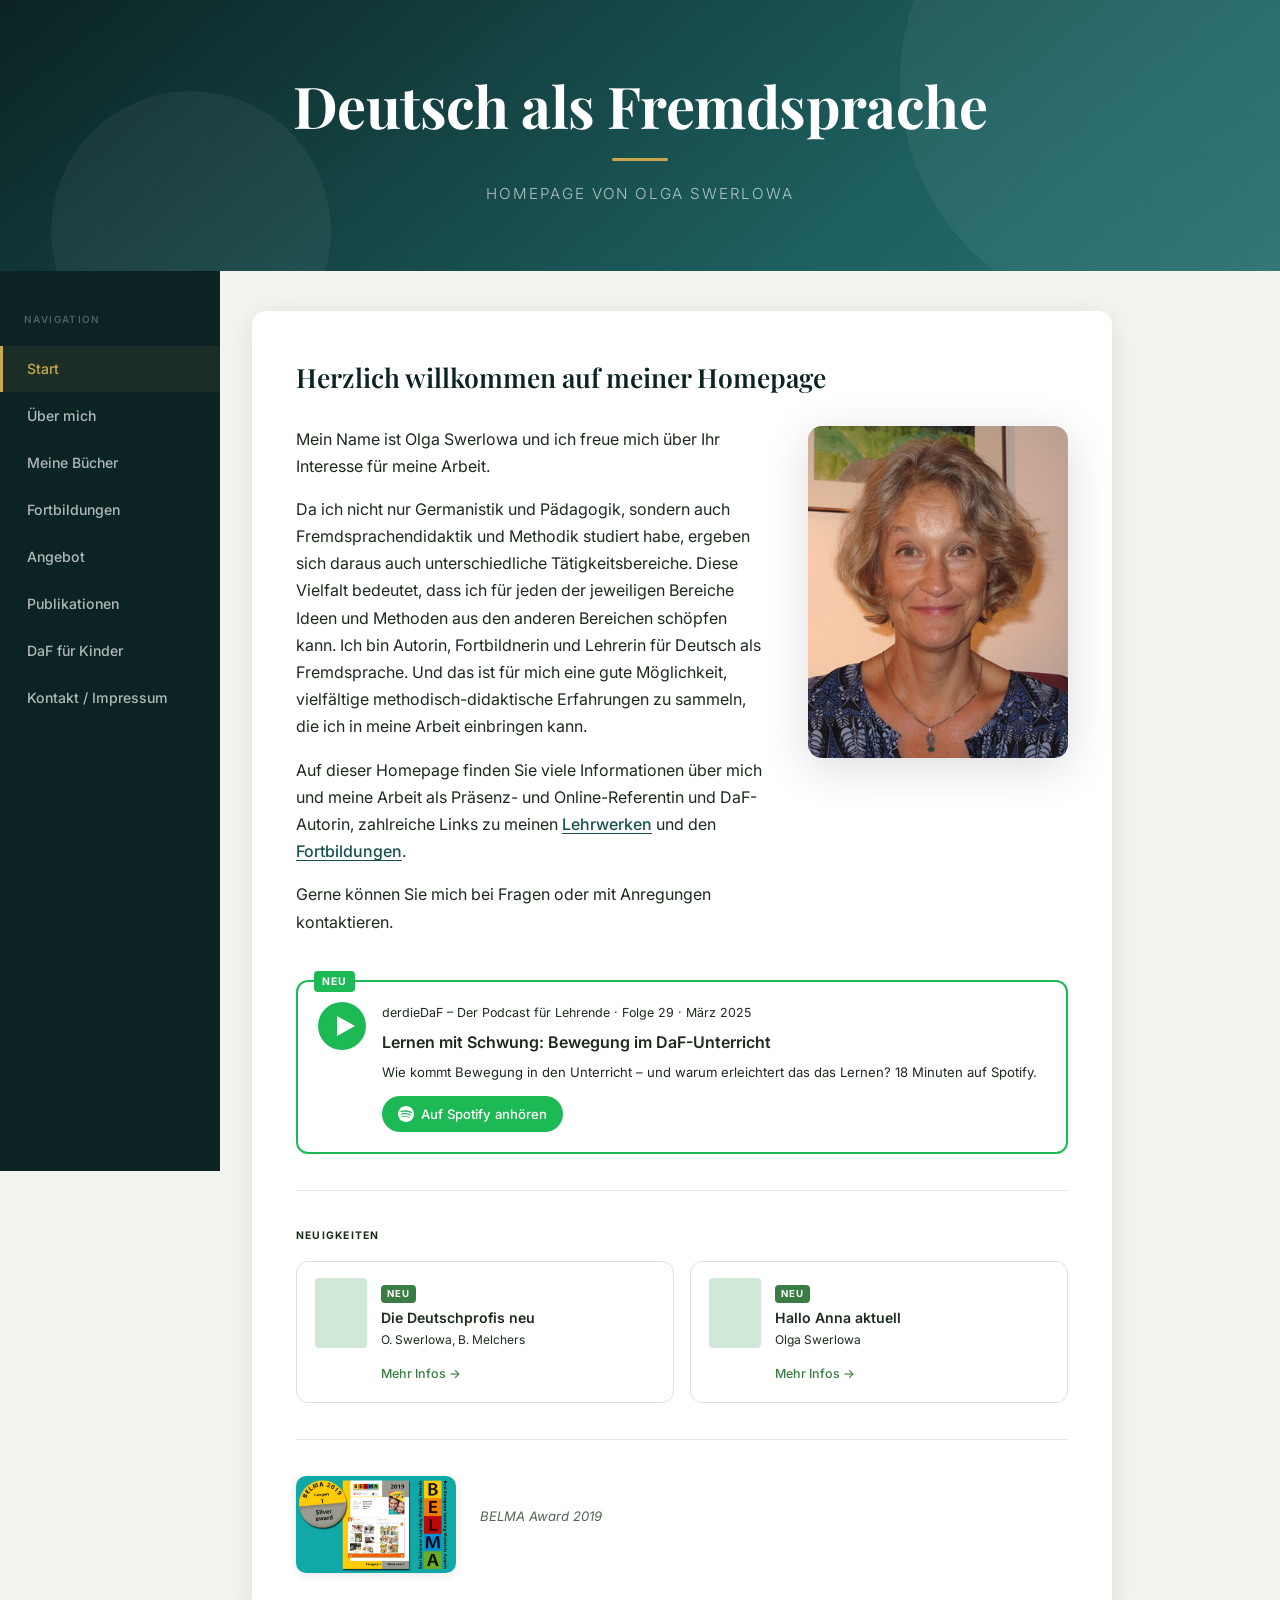
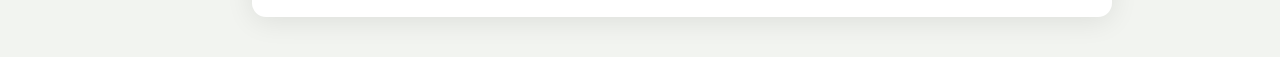
<file: index.html>
<!DOCTYPE html>
<html lang="de">
<head>
  <meta charset="UTF-8">
  <meta name="viewport" content="width=device-width, initial-scale=1.0">
  <title>Start – Olga Swerlowa</title>
  <link rel="stylesheet" href="style.css">
  <style>
    .bio-grid {
      display: grid;
      grid-template-columns: 1fr 260px;
      gap: 2.5rem;
      align-items: start;
    }

    .photo-col {
      position: sticky;
      top: 2rem;
    }

    .photo-frame {
      border-radius: var(--r);
      overflow: hidden;
      box-shadow: var(--sh-lg);
    }

    .photo-frame img {
      display: block;
      width: 100%;
      height: auto;
    }

    .award {
      margin-top: 2.25rem;
      padding-top: 2.25rem;
      border-top: 1px solid #e5eae5;
      display: flex;
      align-items: center;
      gap: 1.5rem;
    }

    .award a {
      flex-shrink: 0;
      display: block;
      text-decoration: none;
      border-radius: 10px;
      overflow: hidden;
      box-shadow: 0 2px 10px rgba(0,0,0,.1);
      transition: box-shadow var(--ease), transform var(--ease);
    }

    .award a:hover {
      box-shadow: var(--sh);
      transform: translateY(-3px);
    }

    .award a img {
      display: block;
      width: 160px;
      height: auto;
    }

    .award-copy p {
      font-size: .82rem;
      color: var(--text-muted);
      font-style: italic;
    }

    @media (max-width: 820px) {
      .bio-grid { grid-template-columns: 1fr; }
      .photo-col { position: static; max-width: 280px; }
    }

    @media (max-width: 640px) {
      .award { flex-direction: column; align-items: flex-start; gap: 1rem; }
    }

    /* ── Podcast tile ── */
    .podcast-tile {
      position: relative;
      border: 2px solid #1DB954;
      border-radius: 12px;
      padding: 1.25rem;
      margin-top: 1.75rem;
    }

    .podcast-neu {
      position: absolute;
      top: -11px;
      left: 16px;
      background: #1DB954;
      color: #fff;
      font-size: .65rem;
      font-weight: 700;
      letter-spacing: .1em;
      text-transform: uppercase;
      padding: 2px 8px;
      border-radius: 4px;
    }

    .podcast-inner {
      display: flex;
      align-items: flex-start;
      gap: 1rem;
    }

    .podcast-icon { flex-shrink: 0; }

    .podcast-body { flex: 1; min-width: 0; }

    .podcast-meta {
      font-size: .78rem;
      color: var(--text-muted);
      margin-bottom: .35rem !important;
    }

    .podcast-title {
      font-size: 1rem;
      font-weight: 600;
      color: var(--dark);
      margin-bottom: .35rem !important;
    }

    .podcast-desc {
      font-size: .82rem;
      color: var(--text-muted);
      margin-bottom: .75rem !important;
    }

    .podcast-btn {
      display: inline-flex;
      align-items: center;
      gap: .45rem;
      background: #1DB954;
      color: #fff !important;
      font-size: .82rem;
      font-weight: 600;
      padding: .45rem 1rem;
      border-radius: 20px;
      text-decoration: none;
      transition: background var(--ease), transform var(--ease);
    }

    .podcast-btn:hover {
      background: #17a349;
      transform: translateY(-1px);
      color: #fff !important;
    }

    @media (max-width: 500px) {
      .podcast-inner { flex-direction: column; }
    }

    /* ── Neuigkeiten ── */
    .news-label {
      font-size: .65rem;
      font-weight: 700;
      letter-spacing: .12em;
      text-transform: uppercase;
      color: var(--text-muted);
      margin-bottom: .75rem;
    }

    .news-grid {
      display: grid;
      grid-template-columns: 1fr 1fr;
      gap: 1rem;
    }

    .news-card {
      background: #fff;
      border: 0.5px solid #e0e0e0;
      border-radius: 12px;
      padding: 16px 18px;
      display: flex;
      gap: .9rem;
      align-items: flex-start;
    }

    .news-cover {
      flex-shrink: 0;
      width: 52px;
      height: 70px;
      border-radius: 4px;
      overflow: hidden;
    }

    .news-cover img {
      display: block;
      width: 100%;
      height: 100%;
      object-fit: cover;
    }

    .news-cover-placeholder {
      width: 52px;
      height: 70px;
      border-radius: 4px;
      background: #d0e8d8;
      flex-shrink: 0;
    }

    .news-body { flex: 1; min-width: 0; }

    .news-badge {
      display: inline-block;
      background: #3a7d44;
      color: #fff;
      font-size: .6rem;
      font-weight: 700;
      letter-spacing: .08em;
      text-transform: uppercase;
      padding: 1px 6px;
      border-radius: 4px;
      margin-bottom: .35rem;
    }

    .news-title {
      font-size: .88rem;
      font-weight: 600;
      color: var(--dark);
      margin-bottom: .2rem !important;
      line-height: 1.3;
    }

    .news-authors {
      font-size: .75rem;
      color: var(--text-muted);
      margin-bottom: .5rem !important;
    }

    .news-link {
      font-size: .78rem;
      font-weight: 600;
      color: #3a7d44 !important;
      text-decoration: none;
      text-underline-offset: 2px;
    }

    .news-link:hover { text-decoration: underline; color: #2d6235 !important; }

    @media (max-width: 600px) {
      .news-grid { grid-template-columns: 1fr; }
    }
  </style>
</head>
<body>

  <header class="hero">
    <h1>Deutsch als Fremdsprache</h1>
    <div class="hero-bar"></div>
    <p class="subtitle">Homepage von Olga Swerlowa</p>
  </header>

  <div class="shell">

    <nav>
      <p class="nav-label">Navigation</p>
      <a href="index.html" class="active">Start</a>
      <a href="html/ueber-mich.html">Über mich</a>
      <a href="html/buch.html">Meine Bücher</a>
      <a href="html/Workshops.html">Fortbildungen</a>
      <a href="html/Angebot.html">Angebot</a>
      <a href="html/pub.html">Publikationen</a>
      <a href="http://www.swerlowa.de/pitus" target="_blank">DaF für Kinder</a>
      <a href="html/kontakt.html">Kontakt / Impressum</a>
    </nav>

    <main>
      <div class="card">

        <h2>Herzlich willkommen auf meiner Homepage</h2>

        <div class="bio-grid">

          <div class="bio-text">
            <p>Mein Name ist Olga Swerlowa und ich freue mich über Ihr Interesse für meine Arbeit.</p>

            <p>Da ich nicht nur Germanistik und Pädagogik, sondern auch Fremdsprachendidaktik und Methodik studiert habe, ergeben sich daraus auch unterschiedliche Tätigkeitsbereiche.
              Diese Vielfalt bedeutet, dass ich für jeden der jeweiligen Bereiche Ideen und Methoden aus den anderen Bereichen schöpfen kann. Ich bin Autorin, Fortbildnerin und Lehrerin für Deutsch als Fremdsprache.  Und das ist für mich eine gute Möglichkeit, vielfältige methodisch-didaktische Erfahrungen zu sammeln, die ich in meine Arbeit einbringen kann.</p>

            <p>Auf dieser Homepage finden Sie viele Informationen über mich und meine Arbeit als
              Präsenz- und Online-Referentin und DaF-Autorin, zahlreiche Links zu meinen
              <a href="html/buch.html">Lehrwerken</a>
              und den
              <a href="html/Workshops.html">Fortbildungen</a>.</p>

            <p>Gerne können Sie mich bei Fragen oder mit Anregungen kontaktieren.</p>
          </div>

          <div class="photo-col">
            <div class="photo-frame">
              <img
                src="images/swerlowa.jpg"
                alt="Olga Swerlowa"
                width="310"
                height="396"
              >
            </div>
          </div>

        </div>

        <div class="podcast-tile">
          <span class="podcast-neu">NEU</span>
          <div class="podcast-inner">
            <div class="podcast-icon">
              <svg width="48" height="48" viewBox="0 0 48 48" fill="none" xmlns="http://www.w3.org/2000/svg" aria-hidden="true">
                <circle cx="24" cy="24" r="24" fill="#1DB954"/>
                <polygon points="19,14 19,34 37,24" fill="white"/>
              </svg>
            </div>
            <div class="podcast-body">
              <p class="podcast-meta">derdieDaF – Der Podcast für Lehrende &middot; Folge 29 &middot; März 2025</p>
              <p class="podcast-title">Lernen mit Schwung: Bewegung im DaF-Unterricht</p>
              <p class="podcast-desc">Wie kommt Bewegung in den Unterricht – und warum erleichtert das das Lernen? 18 Minuten auf Spotify.</p>
              <a class="podcast-btn" href="https://open.spotify.com/episode/3M2q1uSJZycSE2DCcXKCdy" target="_blank" rel="noopener noreferrer">
                <svg width="16" height="16" viewBox="0 0 24 24" fill="white" xmlns="http://www.w3.org/2000/svg" aria-hidden="true">
                  <path d="M12 0C5.4 0 0 5.4 0 12s5.4 12 12 12 12-5.4 12-12S18.66 0 12 0zm5.521 17.34c-.24.359-.66.48-1.021.24-2.82-1.74-6.36-2.101-10.561-1.141-.418.122-.779-.179-.899-.539-.12-.421.18-.78.54-.9 4.56-1.021 8.52-.6 11.64 1.32.42.18.479.659.301 1.02zm1.44-3.3c-.301.42-.841.6-1.262.3-3.239-1.98-8.159-2.58-11.939-1.38-.479.12-1.02-.12-1.14-.6-.12-.48.12-1.021.6-1.141C9.6 9.9 15 10.561 18.72 12.84c.361.181.54.78.241 1.2zm.12-3.36C15.24 8.4 8.82 8.16 5.16 9.301c-.6.179-1.2-.181-1.38-.721-.18-.601.18-1.2.72-1.381 4.26-1.26 11.28-1.02 15.721 1.621.539.3.719 1.02.419 1.56-.299.421-1.02.599-1.559.3z"/>
                </svg>
                Auf Spotify anhören
              </a>
            </div>
          </div>
        </div>

        <hr class="section-divider">

        <p class="news-label">Neuigkeiten</p>

        <div class="news-grid">

          <div class="news-card">
            <div class="news-cover-placeholder" aria-hidden="true"></div>
            <div class="news-body">
              <span class="news-badge">Neu</span>
              <p class="news-title">Die Deutschprofis neu</p>
              <p class="news-authors">O. Swerlowa, B. Melchers</p>
              <a class="news-link" href="https://www.klett-international.com/de/die-deutschprofis-neu/c-4964" target="_blank" rel="noopener noreferrer">Mehr Infos →</a>
            </div>
          </div>

          <div class="news-card">
            <div class="news-cover-placeholder" aria-hidden="true"></div>
            <div class="news-body">
              <span class="news-badge">Neu</span>
              <p class="news-title">Hallo Anna aktuell</p>
              <p class="news-authors">Olga Swerlowa</p>
              <a class="news-link" href="https://www.calameo.com/klett/read/00061716668451e4674e2" target="_blank" rel="noopener noreferrer">Mehr Infos →</a>
            </div>
          </div>

        </div>

        <div class="award">
          <a href="https://www.belma-award.eu/index.php?id=77fa2149b0ae15d9767000154aaf4a41" target="_blank">
            <img
              src="images/BELMA19.jfif"
              alt="BELMA Award 2019"
              width="221"
              height="134"
            >
          </a>
          <div class="award-copy">
            <p>BELMA Award 2019</p>
          </div>
        </div>

      </div>
    </main>

  </div>

</body>
</html>
</file>
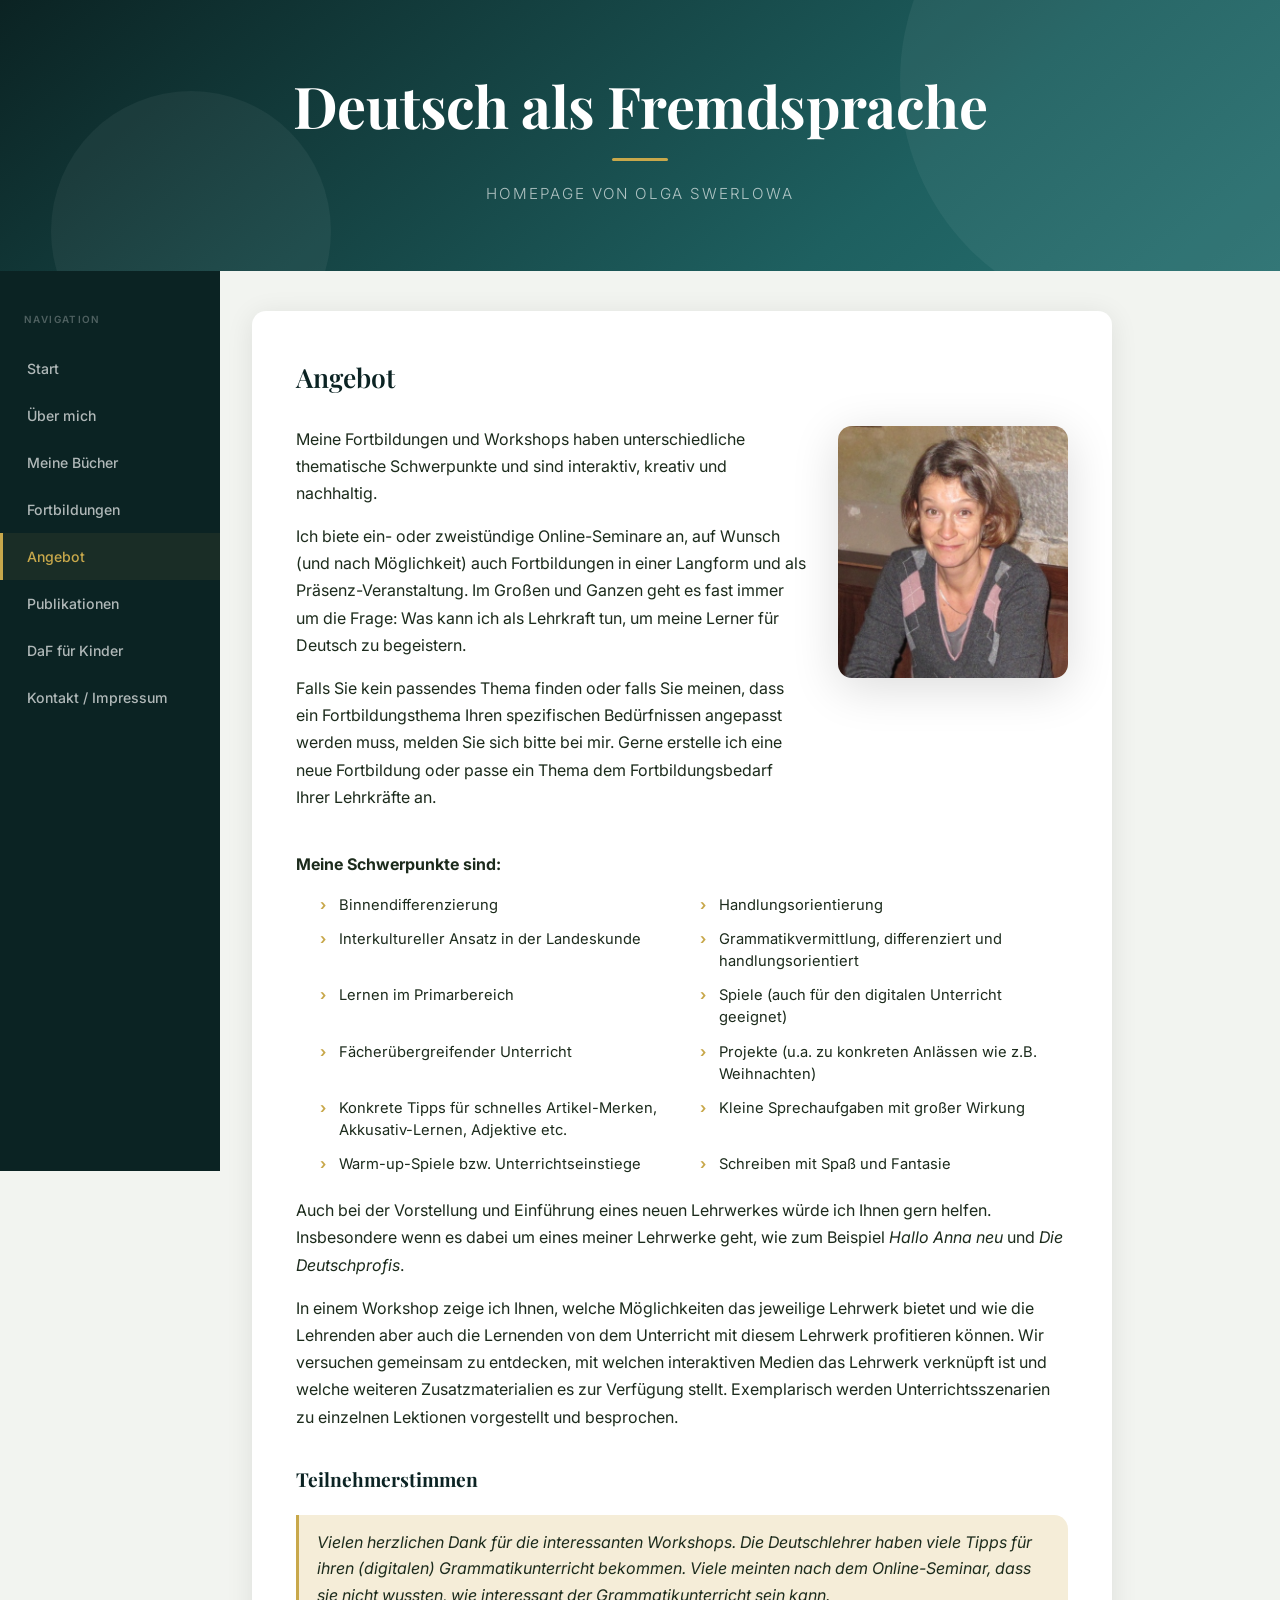
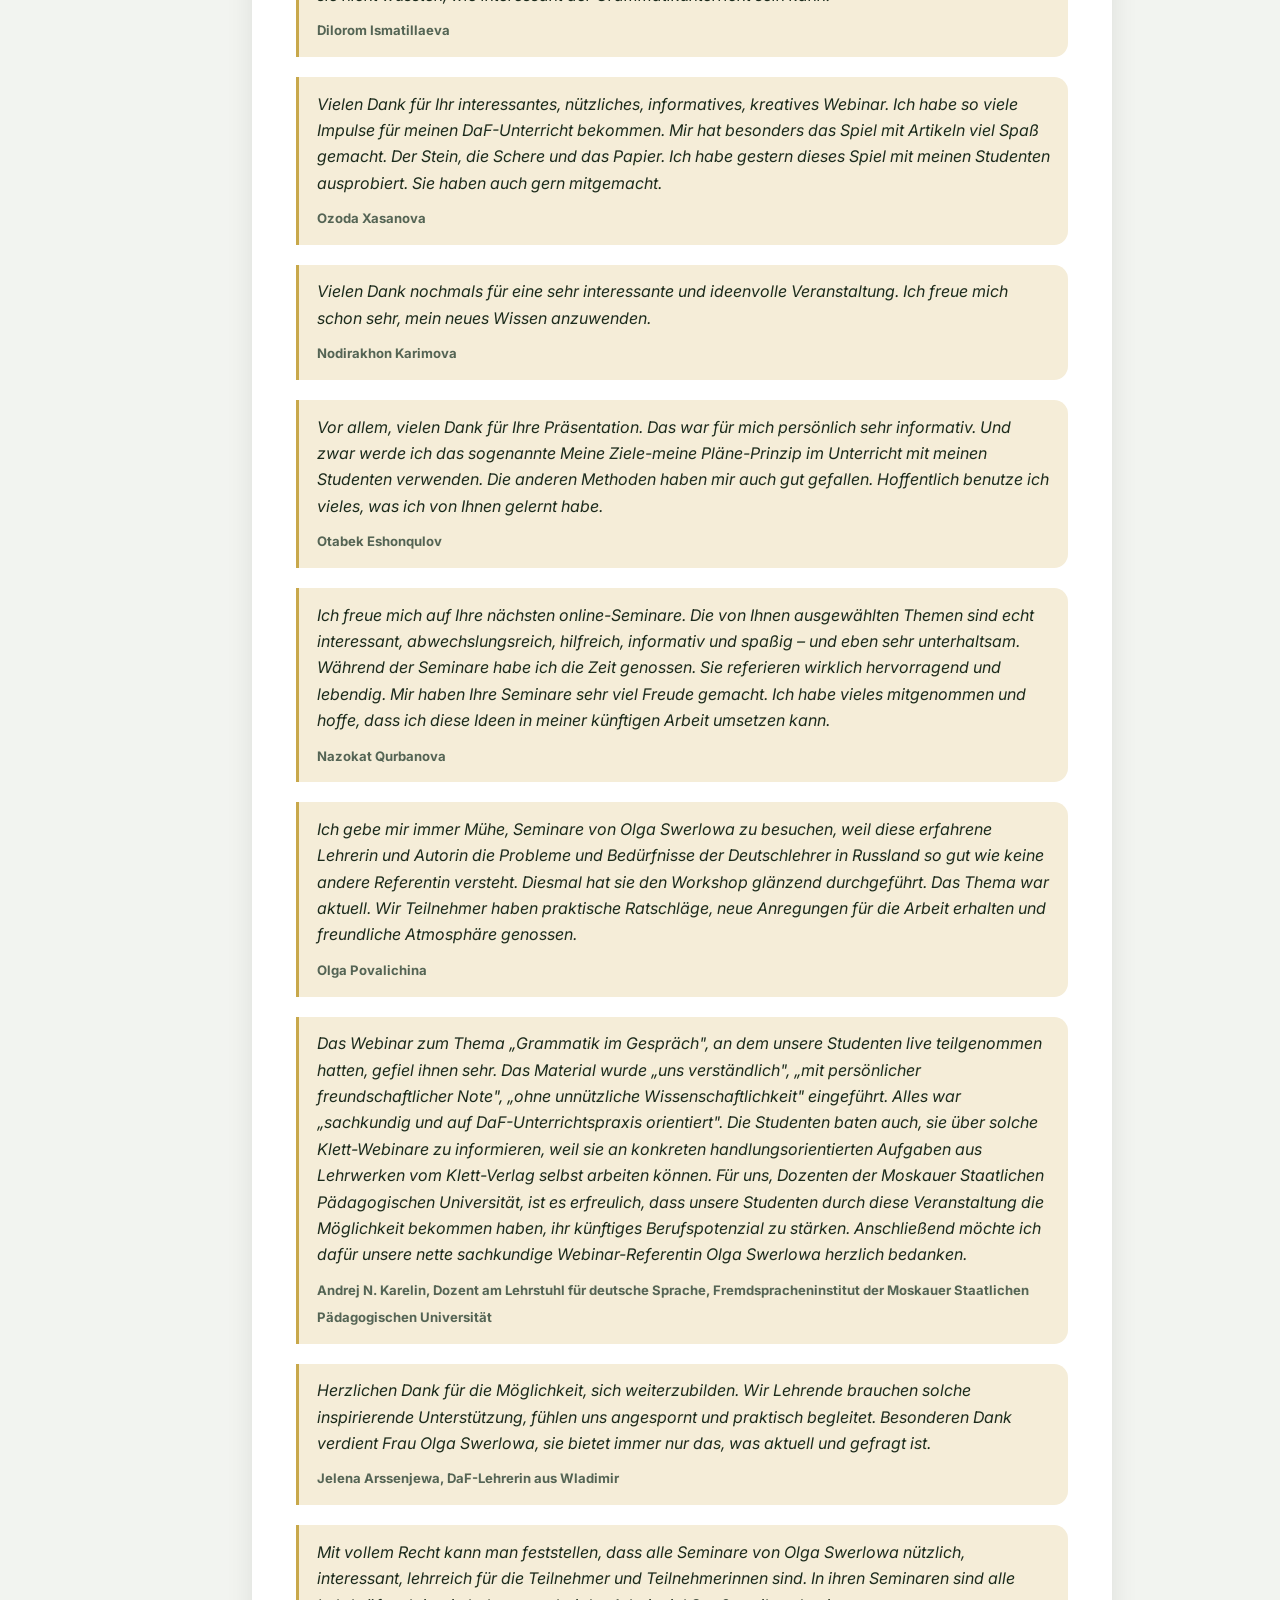
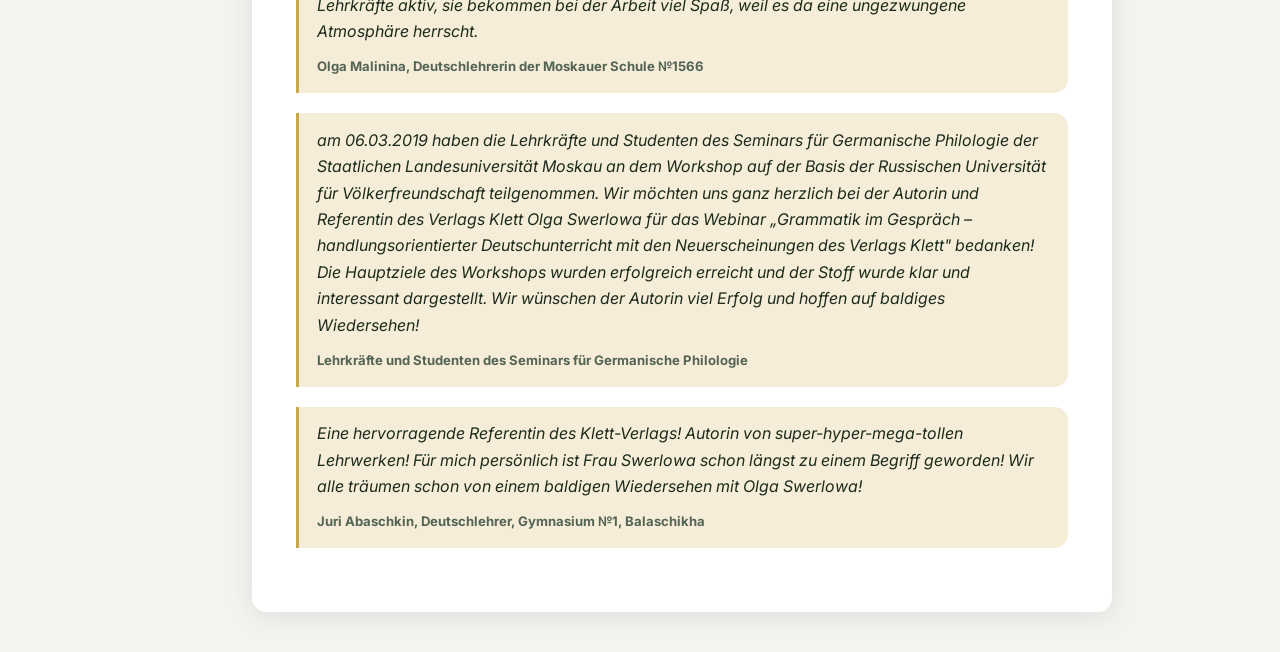
<file: html/Angebot.html>
<!DOCTYPE html>
<html lang="de">
<head>
  <meta charset="UTF-8">
  <meta name="viewport" content="width=device-width, initial-scale=1.0">
  <title>Angebot – Olga Swerlowa</title>
  <link rel="stylesheet" href="../style.css">
  <style>
    .intro-grid {
      display: grid;
      grid-template-columns: 1fr 230px;
      gap: 2rem;
      align-items: start;
      margin-bottom: 1.5rem;
    }
    .intro-photo {
      border-radius: var(--r);
      overflow: hidden;
      box-shadow: var(--sh-lg);
    }
    .intro-photo img {
      display: block;
      width: 100%;
      height: auto;
    }

    .schwerpunkte {
      list-style: none;
      margin: .75rem 0 1.25rem;
      display: grid;
      grid-template-columns: 1fr 1fr;
      gap: .35rem .75rem;
    }
    .schwerpunkte li {
      padding-left: 1.2rem;
      position: relative;
      font-size: .92rem;
      line-height: 1.5;
    }
    .schwerpunkte li::before {
      content: '›';
      position: absolute;
      left: 0;
      color: var(--accent);
      font-weight: 700;
    }

    .testimonial-section { margin-top: 2rem; }
    .testimonial-section h3 {
      font-family: 'Playfair Display', Georgia, serif;
      font-size: 1.2rem;
      color: var(--dark);
      margin-bottom: 1.25rem;
    }
    .testimonial {
      border-left: 3px solid var(--accent);
      padding: .85rem 1.1rem;
      margin-bottom: 1.25rem;
      background: var(--accent-pale);
      border-radius: 0 var(--r) var(--r) 0;
    }
    .testimonial em {
      display: block;
      color: var(--text);
      margin-bottom: .5rem;
      font-style: italic;
      line-height: 1.65;
    }
    .testimonial strong {
      font-size: .82rem;
      color: var(--text-muted);
    }

    @media (max-width: 680px) {
      .intro-grid { grid-template-columns: 1fr; }
      .schwerpunkte { grid-template-columns: 1fr; }
    }
  </style>
</head>
<body>

  <header class="hero">
    <h1>Deutsch als Fremdsprache</h1>
    <div class="hero-bar"></div>
    <p class="subtitle">Homepage von Olga Swerlowa</p>
  </header>

  <div class="shell">

    <nav>
      <p class="nav-label">Navigation</p>
      <a href="../index.html">Start</a>
      <a href="ueber-mich.html">Über mich</a>
      <a href="buch.html">Meine Bücher</a>
      <a href="Workshops.html">Fortbildungen</a>
      <a href="Angebot.html" class="active">Angebot</a>
      <a href="pub.html">Publikationen</a>
      <a href="http://www.swerlowa.de/pitus" target="_blank">DaF für Kinder</a>
      <a href="kontakt.html">Kontakt / Impressum</a>
    </nav>

    <main>
      <div class="card">

        <h2>Angebot</h2>

        <div class="intro-grid">
          <div>
            <p>Meine Fortbildungen und Workshops haben unterschiedliche thematische Schwerpunkte und sind interaktiv, kreativ und nachhaltig.</p>
            <p>Ich biete ein- oder zweistündige Online-Seminare an, auf Wunsch (und nach Möglichkeit) auch Fortbildungen in einer Langform und als Präsenz-Veranstaltung. Im Großen und Ganzen geht es fast immer um die Frage: Was kann ich als Lehrkraft tun, um meine Lerner für Deutsch zu begeistern.</p>
            <p>Falls Sie kein passendes Thema finden oder falls Sie meinen, dass ein Fortbildungsthema Ihren spezifischen Bedürfnissen angepasst werden muss, melden Sie sich bitte bei mir. Gerne erstelle ich eine neue Fortbildung oder passe ein Thema dem Fortbildungsbedarf Ihrer Lehrkräfte an.</p>
          </div>
          <div class="intro-photo">
            <img src="../images/Olga.jpg" alt="Olga Swerlowa" width="272" height="298">
          </div>
        </div>

        <p><strong>Meine Schwerpunkte sind:</strong></p>
        <ul class="schwerpunkte">
          <li>Binnendifferenzierung</li>
          <li>Handlungsorientierung</li>
          <li>Interkultureller Ansatz in der Landeskunde</li>
          <li>Grammatikvermittlung, differenziert und handlungsorientiert</li>
          <li>Lernen im Primarbereich</li>
          <li>Spiele (auch für den digitalen Unterricht geeignet)</li>
          <li>Fächerübergreifender Unterricht</li>
          <li>Projekte (u.a. zu konkreten Anlässen wie z.B. Weihnachten)</li>
          <li>Konkrete Tipps für schnelles Artikel-Merken, Akkusativ-Lernen, Adjektive etc.</li>
          <li>Kleine Sprechaufgaben mit großer Wirkung</li>
          <li>Warm-up-Spiele bzw. Unterrichtseinstiege</li>
          <li>Schreiben mit Spaß und Fantasie</li>
        </ul>

        <p>Auch bei der Vorstellung und Einführung eines neuen Lehrwerkes würde ich Ihnen gern helfen. Insbesondere wenn es dabei um eines meiner Lehrwerke geht, wie zum Beispiel <em>Hallo Anna neu</em> und <em>Die Deutschprofis</em>.</p>
        <p>In einem Workshop zeige ich Ihnen, welche Möglichkeiten das jeweilige Lehrwerk bietet und wie die Lehrenden aber auch die Lernenden von dem Unterricht mit diesem Lehrwerk profitieren können. Wir versuchen gemeinsam zu entdecken, mit welchen interaktiven Medien das Lehrwerk verknüpft ist und welche weiteren Zusatzmaterialien es zur Verfügung stellt. Exemplarisch werden Unterrichtsszenarien zu einzelnen Lektionen vorgestellt und besprochen.</p>

        <div class="testimonial-section">
          <h3>Teilnehmerstimmen</h3>

          <div class="testimonial">
            <em>Vielen herzlichen Dank für die interessanten Workshops. Die Deutschlehrer haben viele Tipps für ihren (digitalen) Grammatikunterricht bekommen. Viele meinten nach dem Online-Seminar, dass sie nicht wussten, wie interessant der Grammatikunterricht sein kann.</em>
            <strong>Dilorom Ismatillaeva</strong>
          </div>

          <div class="testimonial">
            <em>Vielen Dank für Ihr interessantes, nützliches, informatives, kreatives Webinar. Ich habe so viele Impulse für meinen DaF-Unterricht bekommen. Mir hat besonders das Spiel mit Artikeln viel Spaß gemacht. Der Stein, die Schere und das Papier. Ich habe gestern dieses Spiel mit meinen Studenten ausprobiert. Sie haben auch gern mitgemacht.</em>
            <strong>Ozoda Xasanova</strong>
          </div>

          <div class="testimonial">
            <em>Vielen Dank nochmals für eine sehr interessante und ideenvolle Veranstaltung. Ich freue mich schon sehr, mein neues Wissen anzuwenden.</em>
            <strong>Nodirakhon Karimova</strong>
          </div>

          <div class="testimonial">
            <em>Vor allem, vielen Dank für Ihre Präsentation. Das war für mich persönlich sehr informativ. Und zwar werde ich das sogenannte Meine Ziele-meine Pläne-Prinzip im Unterricht mit meinen Studenten verwenden. Die anderen Methoden haben mir auch gut gefallen. Hoffentlich benutze ich vieles, was ich von Ihnen gelernt habe.</em>
            <strong>Otabek Eshonqulov</strong>
          </div>

          <div class="testimonial">
            <em>Ich freue mich auf Ihre nächsten online-Seminare. Die von Ihnen ausgewählten Themen sind echt interessant, abwechslungsreich, hilfreich, informativ und spaßig – und eben sehr unterhaltsam. Während der Seminare habe ich die Zeit genossen. Sie referieren wirklich hervorragend und lebendig. Mir haben Ihre Seminare sehr viel Freude gemacht. Ich habe vieles mitgenommen und hoffe, dass ich diese Ideen in meiner künftigen Arbeit umsetzen kann.</em>
            <strong>Nazokat Qurbanova</strong>
          </div>

          <div class="testimonial">
            <em>Ich gebe mir immer Mühe, Seminare von Olga Swerlowa zu besuchen, weil diese erfahrene Lehrerin und Autorin die Probleme und Bedürfnisse der Deutschlehrer in Russland so gut wie keine andere Referentin versteht. Diesmal hat sie den Workshop glänzend durchgeführt. Das Thema war aktuell. Wir Teilnehmer haben praktische Ratschläge, neue Anregungen für die Arbeit erhalten und freundliche Atmosphäre genossen.</em>
            <strong>Olga Povalichina</strong>
          </div>

          <div class="testimonial">
            <em>Das Webinar zum Thema „Grammatik im Gespräch", an dem unsere Studenten live teilgenommen hatten, gefiel ihnen sehr. Das Material wurde „uns verständlich", „mit persönlicher freundschaftlicher Note", „ohne unnützliche Wissenschaftlichkeit" eingeführt. Alles war „sachkundig und auf DaF-Unterrichtspraxis orientiert". Die Studenten baten auch, sie über solche Klett-Webinare zu informieren, weil sie an konkreten handlungsorientierten Aufgaben aus Lehrwerken vom Klett-Verlag selbst arbeiten können. Für uns, Dozenten der Moskauer Staatlichen Pädagogischen Universität, ist es erfreulich, dass unsere Studenten durch diese Veranstaltung die Möglichkeit bekommen haben, ihr künftiges Berufspotenzial zu stärken. Anschließend möchte ich dafür unsere nette sachkundige Webinar-Referentin Olga Swerlowa herzlich bedanken.</em>
            <strong>Andrej N. Karelin, Dozent am Lehrstuhl für deutsche Sprache, Fremdspracheninstitut der Moskauer Staatlichen Pädagogischen Universität</strong>
          </div>

          <div class="testimonial">
            <em>Herzlichen Dank für die Möglichkeit, sich weiterzubilden. Wir Lehrende brauchen solche inspirierende Unterstützung, fühlen uns angespornt und praktisch begleitet. Besonderen Dank verdient Frau Olga Swerlowa, sie bietet immer nur das, was aktuell und gefragt ist.</em>
            <strong>Jelena Arssenjewa, DaF-Lehrerin aus Wladimir</strong>
          </div>

          <div class="testimonial">
            <em>Mit vollem Recht kann man feststellen, dass alle Seminare von Olga Swerlowa nützlich, interessant, lehrreich für die Teilnehmer und Teilnehmerinnen sind. In ihren Seminaren sind alle Lehrkräfte aktiv, sie bekommen bei der Arbeit viel Spaß, weil es da eine ungezwungene Atmosphäre herrscht.</em>
            <strong>Olga Malinina, Deutschlehrerin der Moskauer Schule №1566</strong>
          </div>

          <div class="testimonial">
            <em>am 06.03.2019 haben die Lehrkräfte und Studenten des Seminars für Germanische Philologie der Staatlichen Landesuniversität Moskau an dem Workshop auf der Basis der Russischen Universität für Völkerfreundschaft teilgenommen. Wir möchten uns ganz herzlich bei der Autorin und Referentin des Verlags Klett Olga Swerlowa für das Webinar „Grammatik im Gespräch – handlungsorientierter Deutschunterricht mit den Neuerscheinungen des Verlags Klett" bedanken! Die Hauptziele des Workshops wurden erfolgreich erreicht und der Stoff wurde klar und interessant dargestellt. Wir wünschen der Autorin viel Erfolg und hoffen auf baldiges Wiedersehen!</em>
            <strong>Lehrkräfte und Studenten des Seminars für Germanische Philologie</strong>
          </div>

          <div class="testimonial">
            <em>Eine hervorragende Referentin des Klett-Verlags! Autorin von super-hyper-mega-tollen Lehrwerken! Für mich persönlich ist Frau Swerlowa schon längst zu einem Begriff geworden! Wir alle träumen schon von einem baldigen Wiedersehen mit Olga Swerlowa!</em>
            <strong>Juri Abaschkin, Deutschlehrer, Gymnasium №1, Balaschikha</strong>
          </div>

        </div>

      </div>
    </main>

  </div>

</body>
</html>
</file>
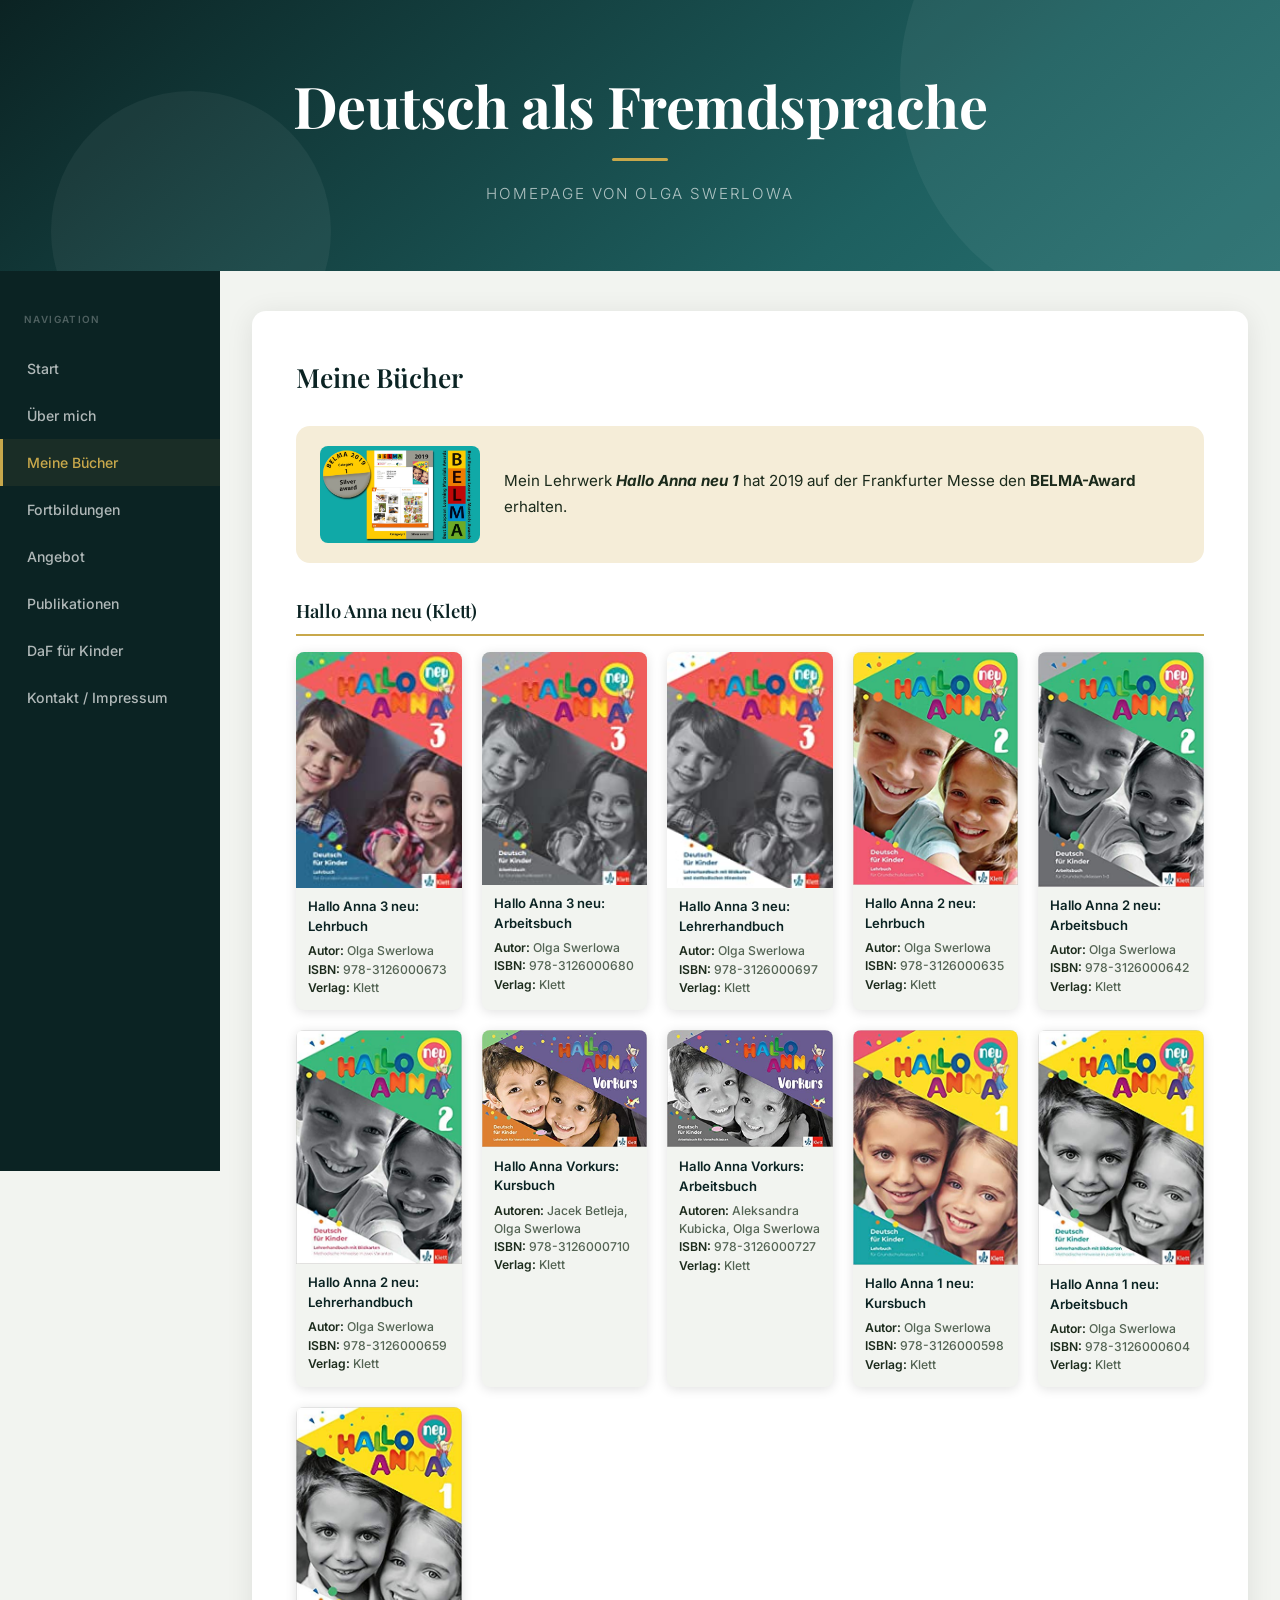
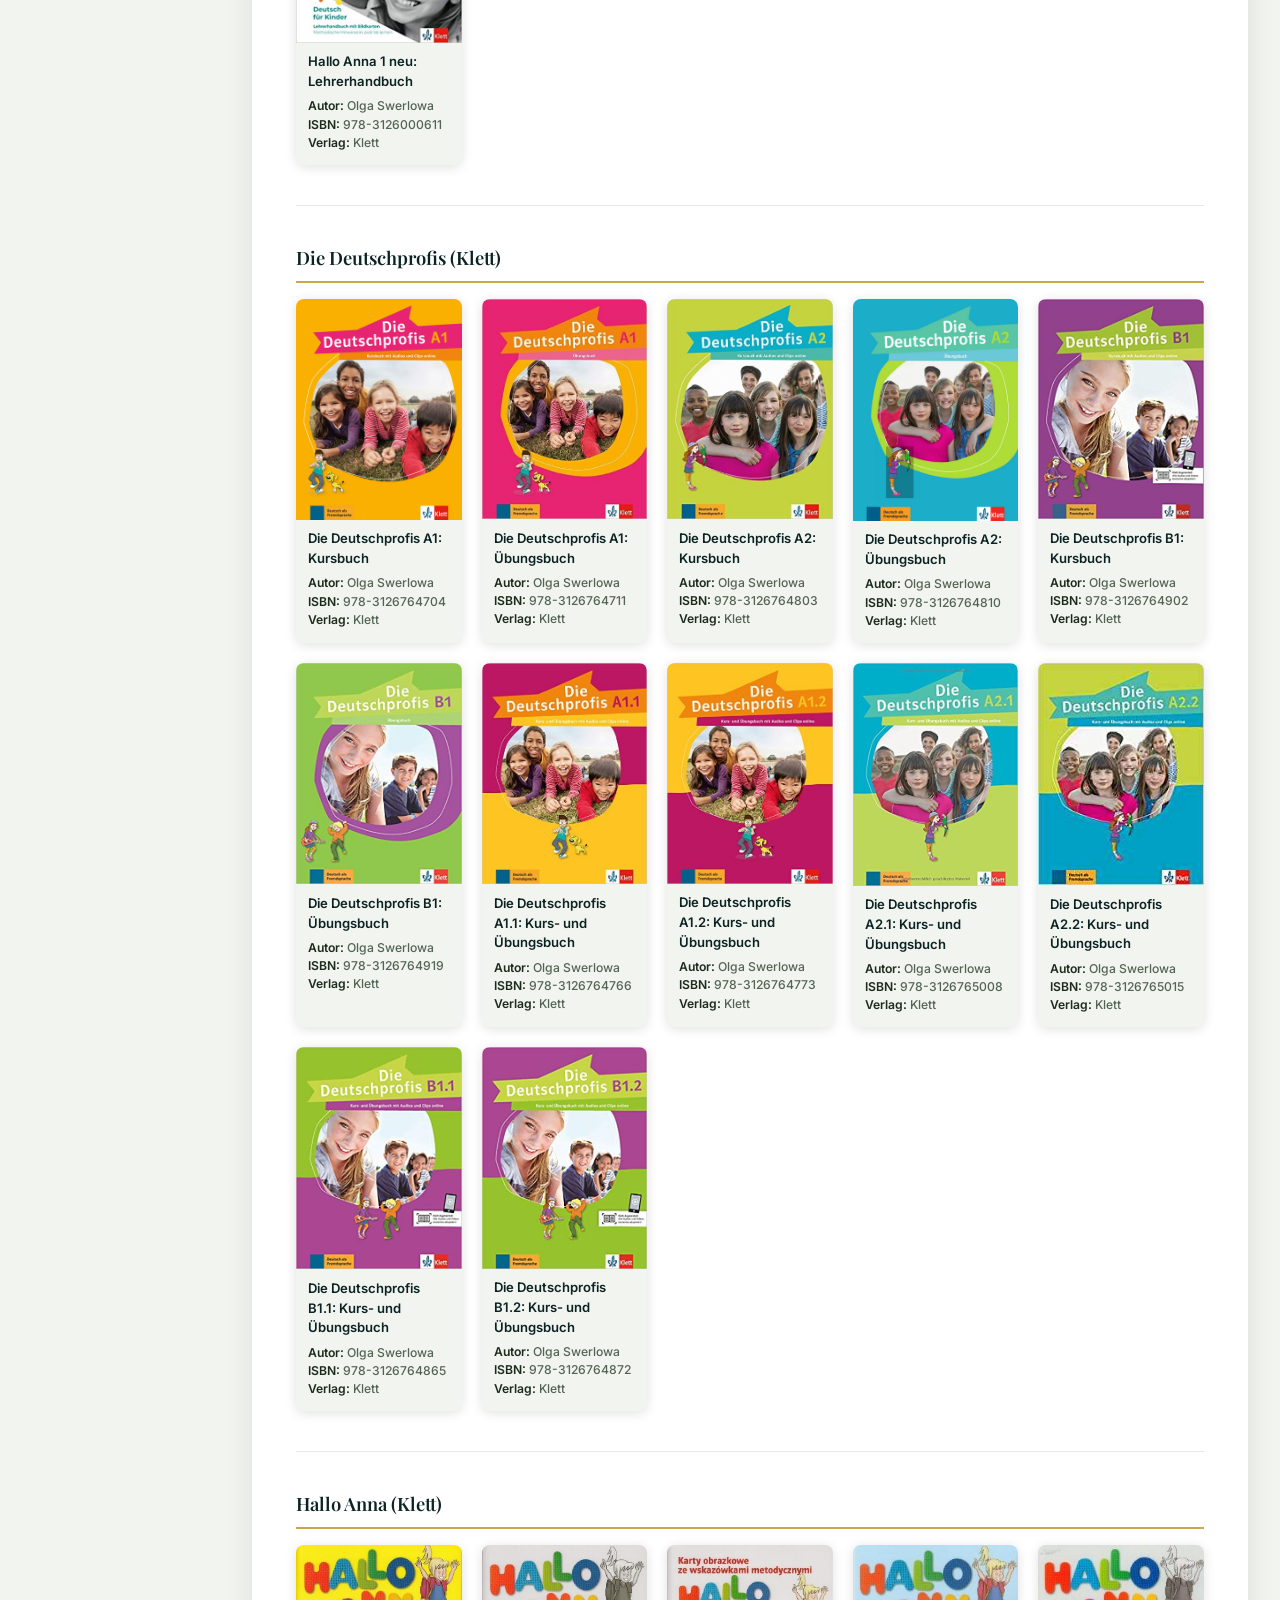
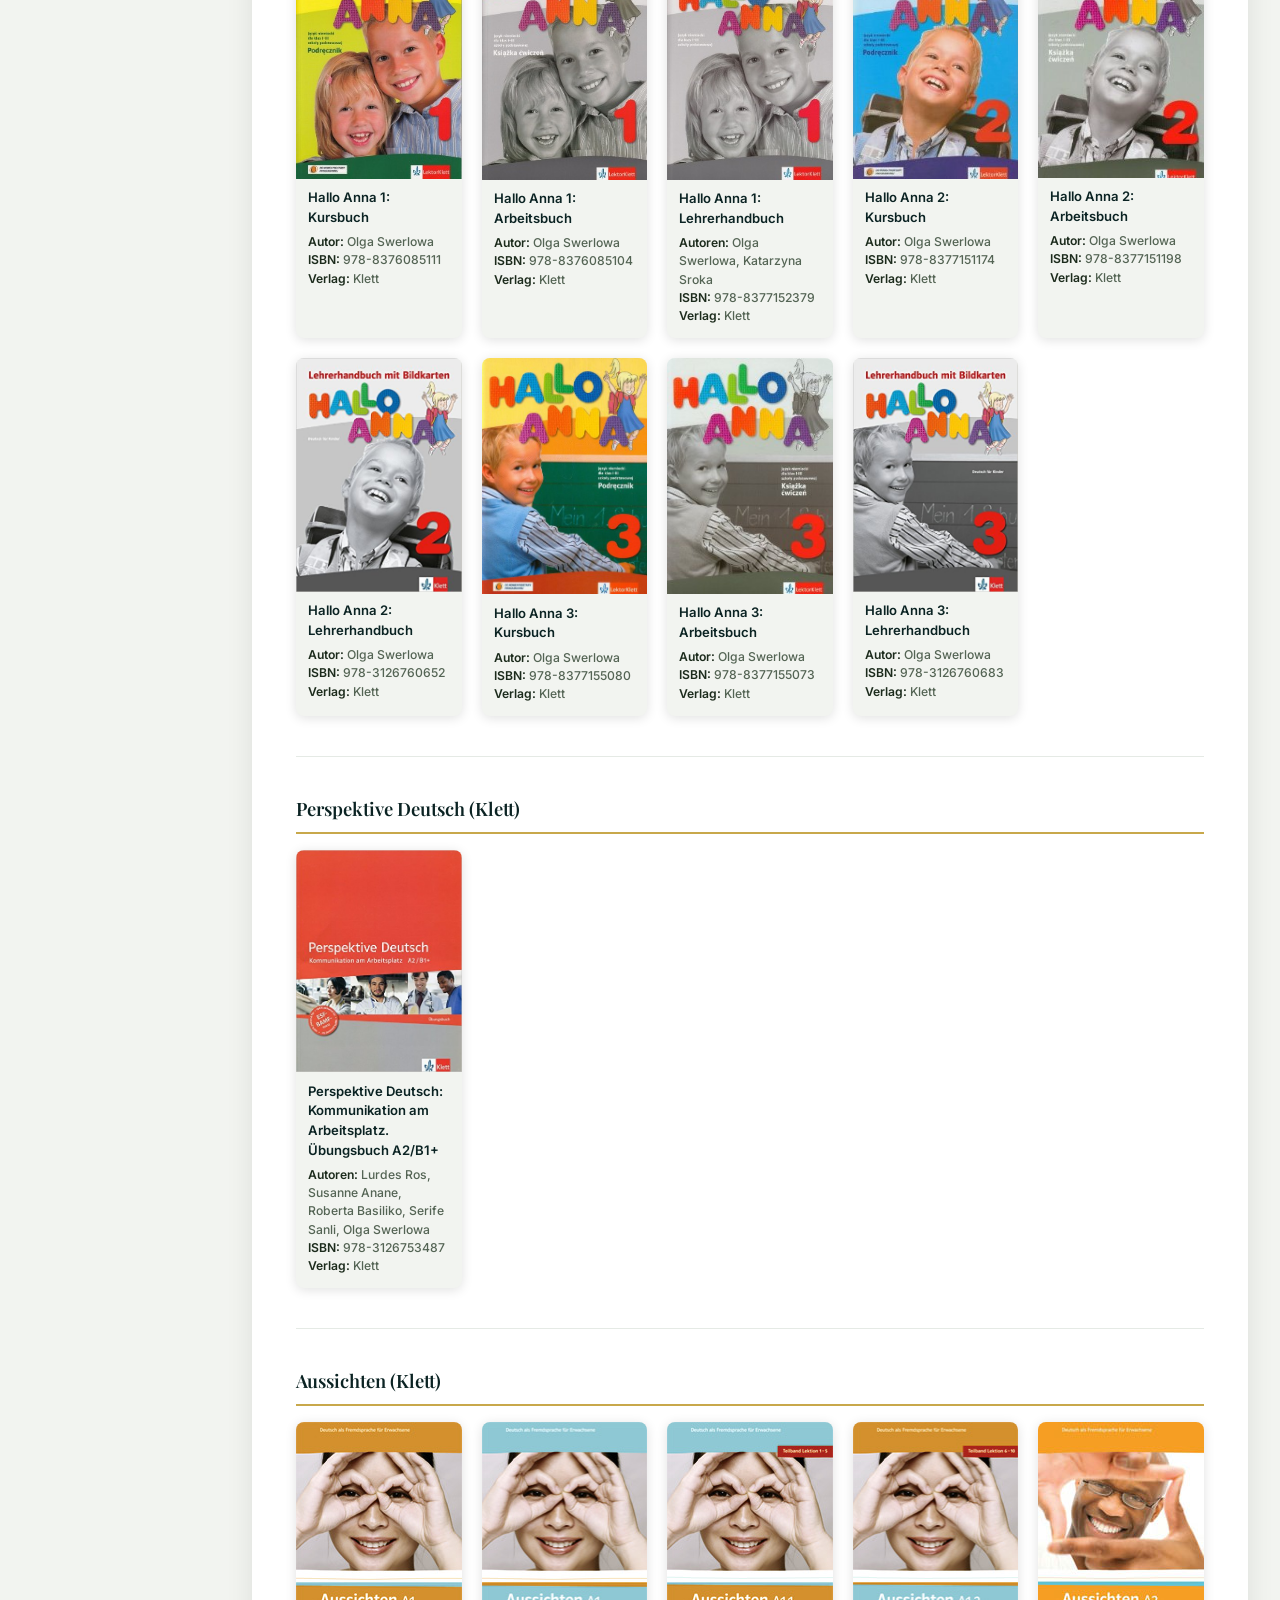
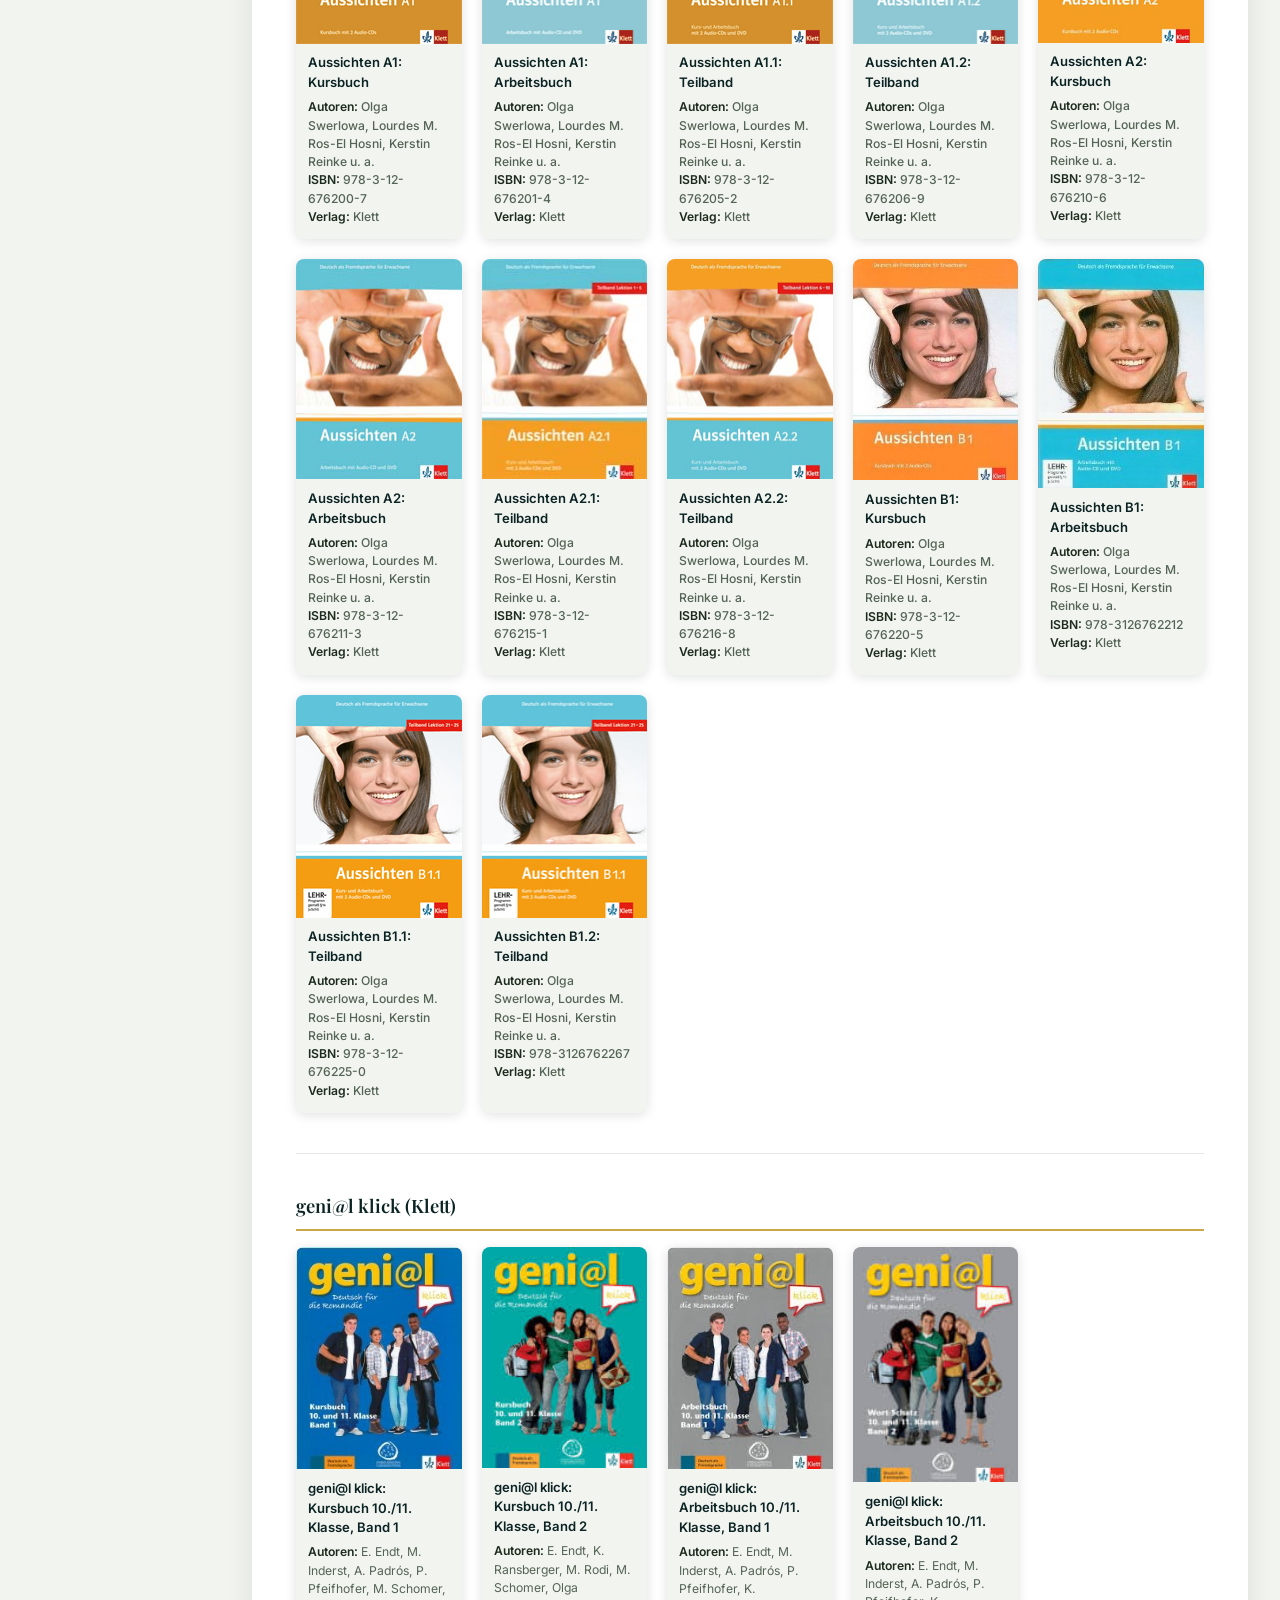
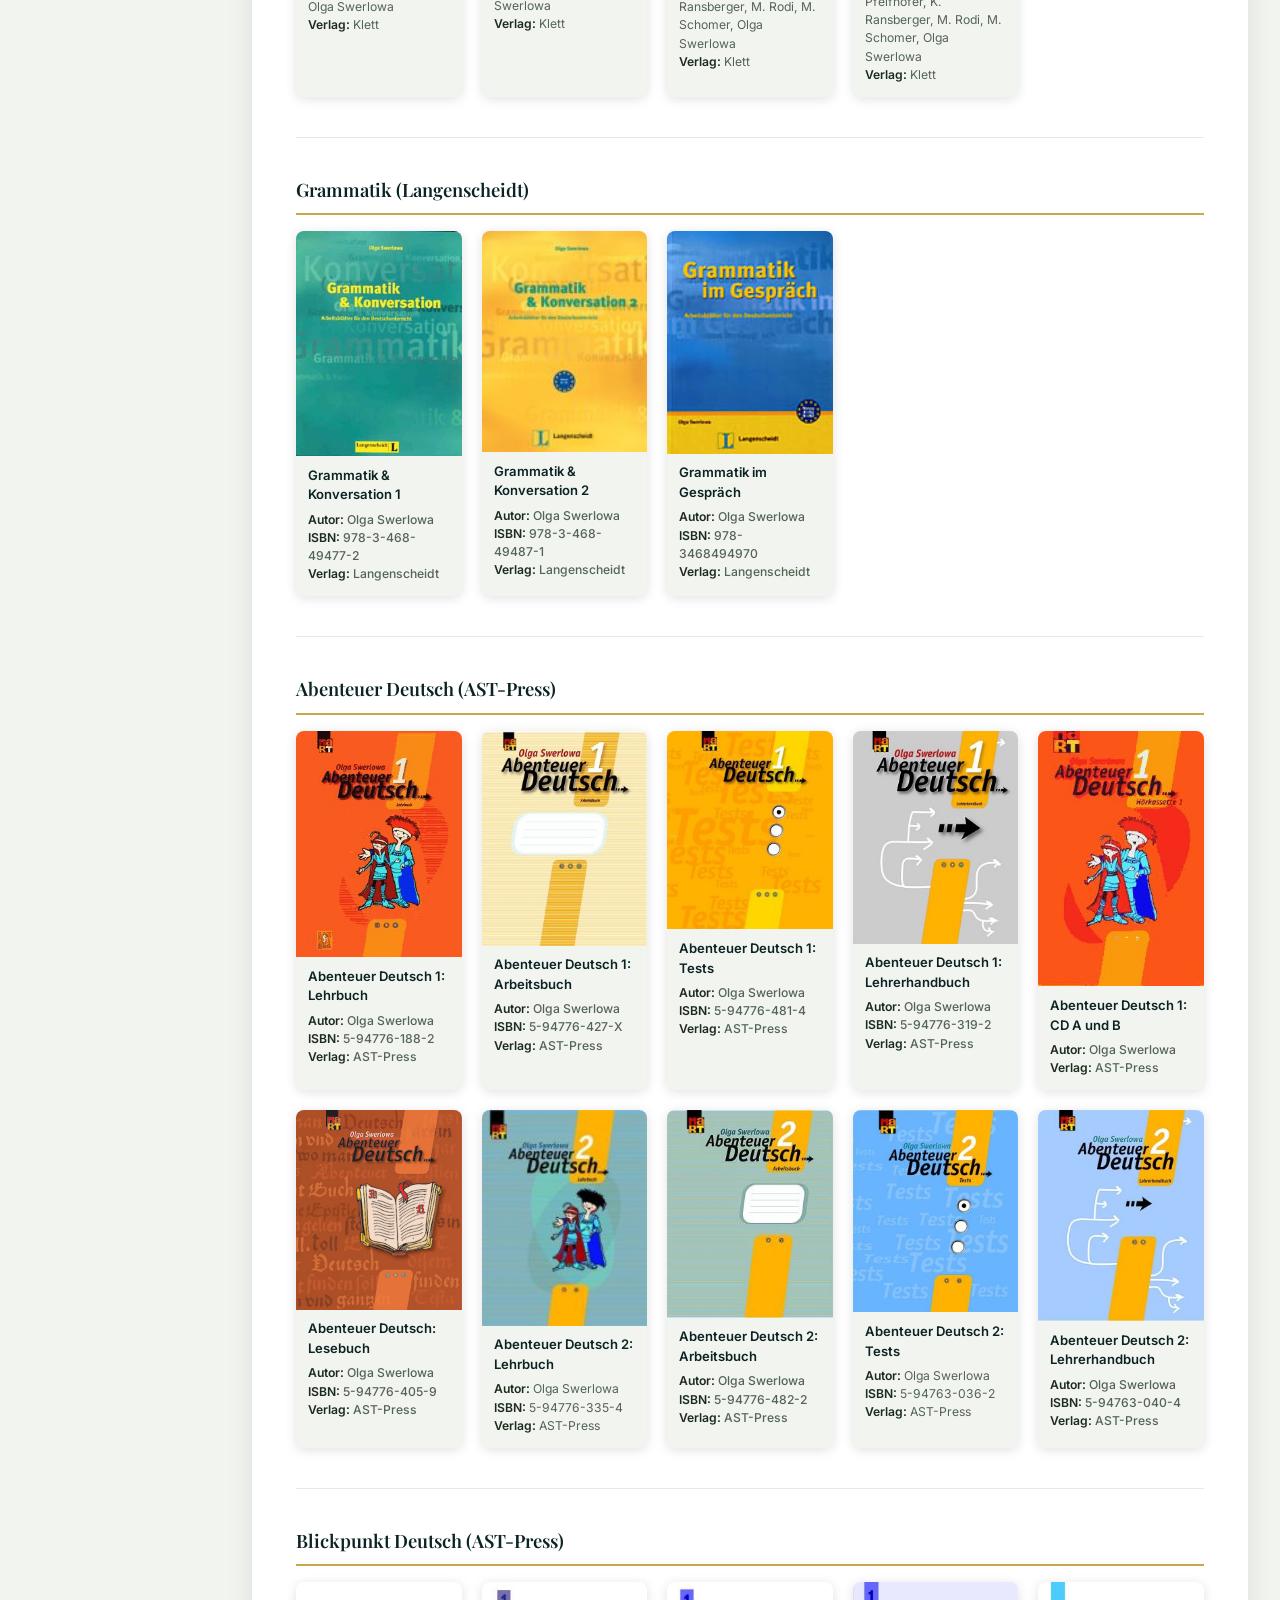
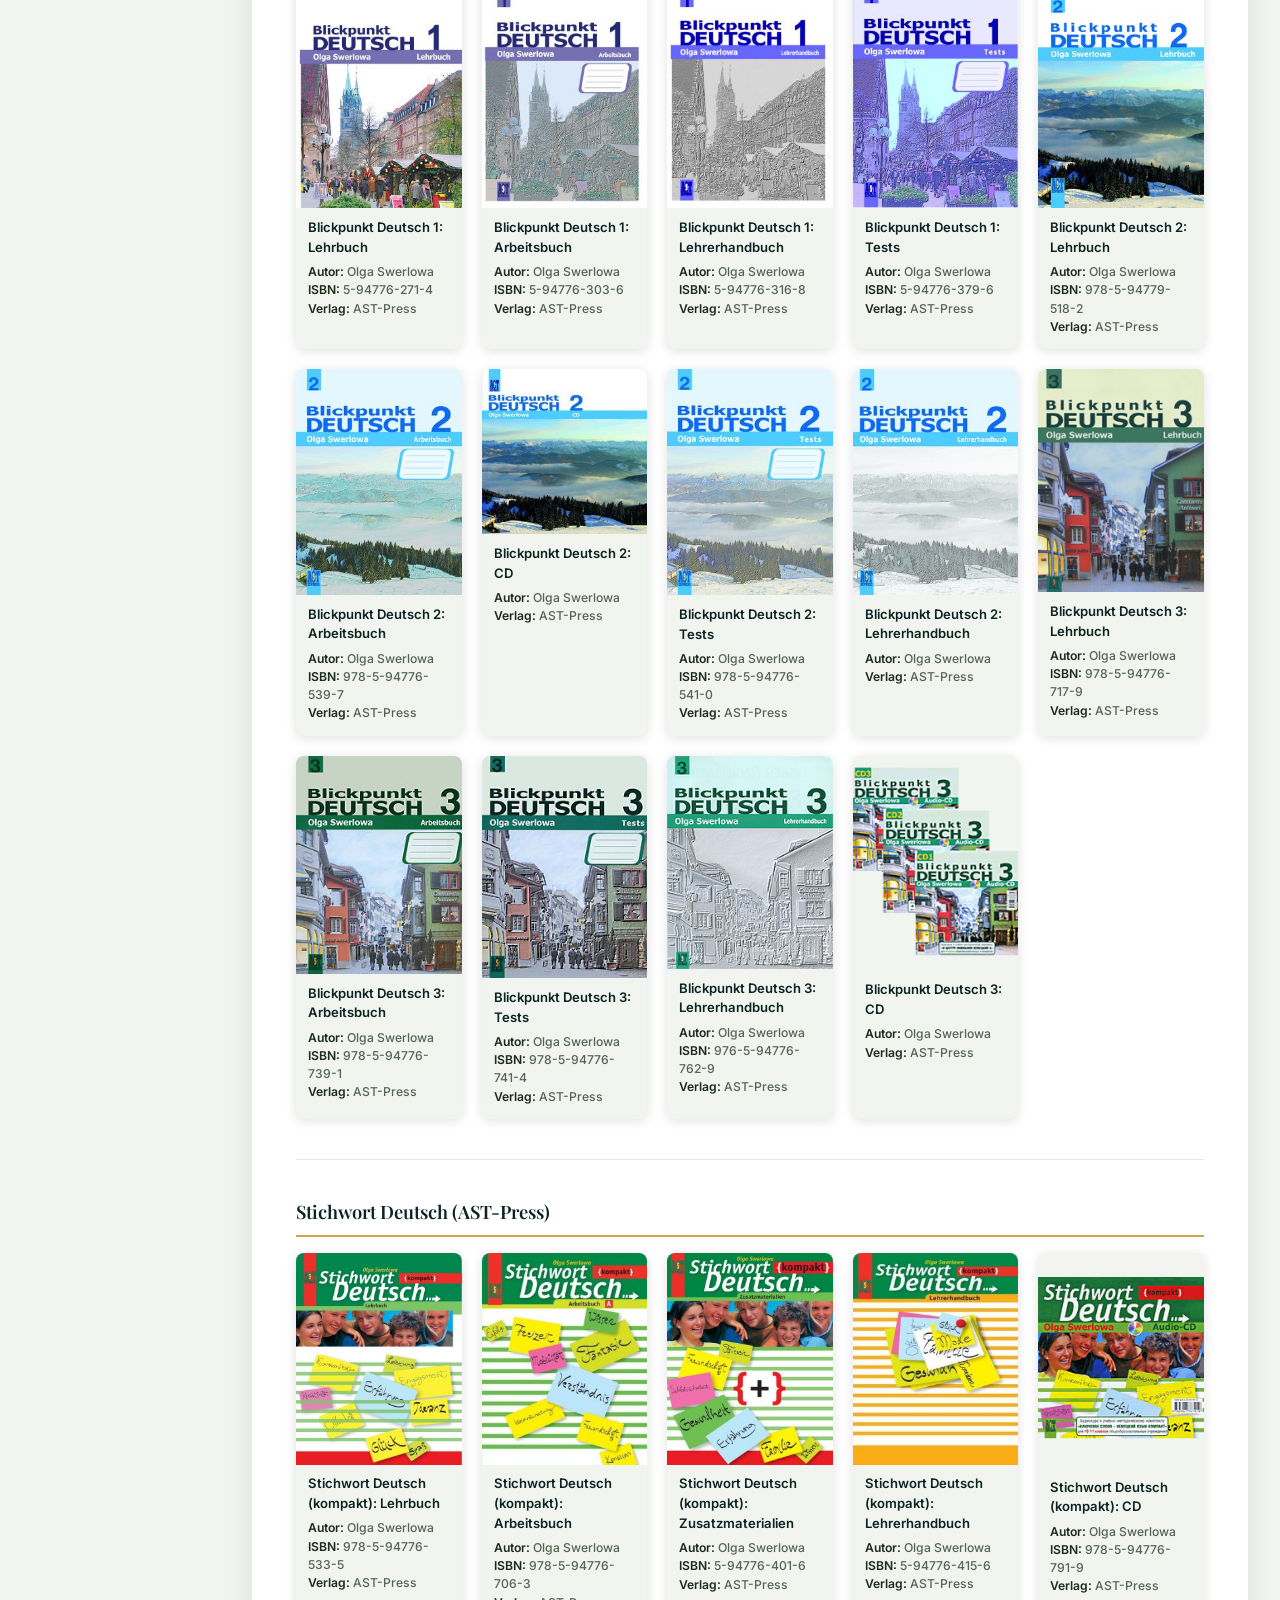
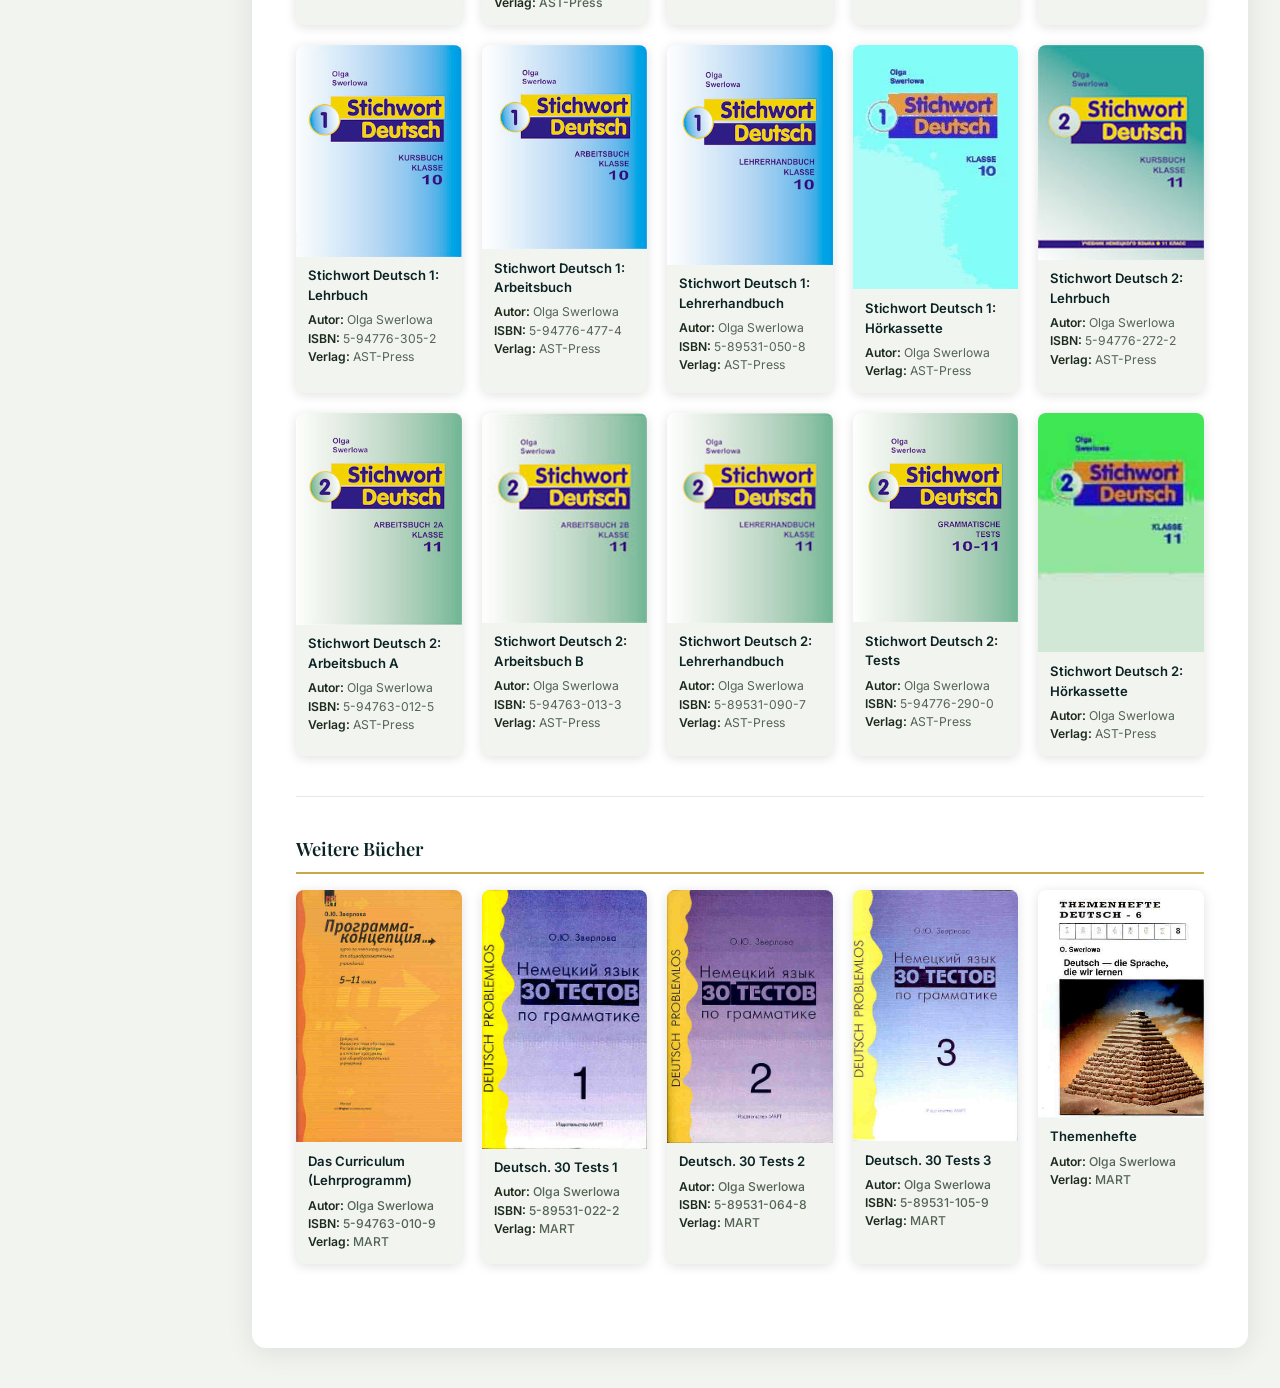
<file: html/buch.html>
<!DOCTYPE html>
<html lang="de">
<head>
  <meta charset="UTF-8">
  <meta name="viewport" content="width=device-width, initial-scale=1.0">
  <title>Meine Bücher – Olga Swerlowa</title>
  <link rel="stylesheet" href="../style.css">
  <style>
    /* ── Widen card for book grid ── */
    .card { max-width: none; }

    /* ── Award banner ── */
    .award-banner {
      display: flex;
      align-items: center;
      gap: 1.5rem;
      background: var(--accent-pale);
      border-radius: var(--r);
      padding: 1.25rem 1.5rem;
      margin-bottom: 2rem;
    }
    .award-banner a { text-decoration: none; flex-shrink: 0; }
    .award-banner img { border-radius: 8px; display: block; height: auto; }
    .award-banner p { font-size: .95rem; color: var(--text); margin: 0; }

    /* ── Section headings ── */
    .book-section { margin-bottom: 2.5rem; }
    .book-section h3 {
      font-family: 'Playfair Display', Georgia, serif;
      font-size: 1.15rem;
      font-weight: 600;
      color: var(--dark);
      margin: 0 0 1rem;
      padding-bottom: .5rem;
      border-bottom: 2px solid var(--accent);
    }

    /* ── Book grid ── */
    .book-grid {
      display: grid;
      grid-template-columns: repeat(auto-fill, minmax(160px, 1fr));
      gap: 1.25rem;
    }

    /* ── Book card ── */
    .book-card {
      display: flex;
      flex-direction: column;
      border-radius: 8px;
      overflow: hidden;
      box-shadow: 0 2px 12px rgba(0,0,0,.12);
      background: var(--bg);
      transition: transform var(--ease), box-shadow var(--ease);
      text-decoration: none;
      color: inherit;
    }
    a.book-card:hover {
      transform: translateY(-4px);
      box-shadow: var(--sh-lg);
    }
    .book-card img {
      display: block;
      width: 100%;
      height: auto;
    }
    .book-info {
      padding: .6rem .75rem .8rem;
      font-size: .76rem;
      line-height: 1.5;
      flex: 1;
    }
    .book-title {
      font-weight: 600;
      font-size: .82rem;
      color: var(--dark);
      margin-bottom: .35rem;
    }
    .book-meta { color: var(--text-muted); }
    .book-meta strong { color: var(--text); font-weight: 600; }
  </style>
</head>
<body>

  <header class="hero">
    <h1>Deutsch als Fremdsprache</h1>
    <div class="hero-bar"></div>
    <p class="subtitle">Homepage von Olga Swerlowa</p>
  </header>

  <div class="shell">

    <nav>
      <p class="nav-label">Navigation</p>
      <a href="../index.html">Start</a>
      <a href="ueber-mich.html">Über mich</a>
      <a href="buch.html" class="active">Meine Bücher</a>
      <a href="Workshops.html">Fortbildungen</a>
      <a href="Angebot.html">Angebot</a>
      <a href="pub.html">Publikationen</a>
      <a href="http://www.swerlowa.de/pitus" target="_blank">DaF für Kinder</a>
      <a href="kontakt.html">Kontakt / Impressum</a>
    </nav>

    <main>
      <div class="card">

        <h2>Meine Bücher</h2>

        <div class="award-banner">
          <a href="https://www.belma-award.eu/index.php?id=77fa2149b0ae15d9767000154aaf4a41" target="_blank">
            <img src="../images/BELMA19.jfif" alt="BELMA Award 2019" width="160">
          </a>
          <p>Mein Lehrwerk <em><strong>Hallo Anna neu 1</strong></em> hat 2019 auf der Frankfurter Messe den <strong>BELMA-Award</strong> erhalten.</p>
        </div>

        <!-- ═══════════════════════════════════════════════════════
             HALLO ANNA NEU
        ═══════════════════════════════════════════════════════ -->
        <div class="book-section">
          <h3>Hallo Anna neu (Klett)</h3>
          <div class="book-grid">

            <a class="book-card" href="https://www.amazon.de/Hallo-Anna-neu-Lehrbuch-Audio-CDs/dp/3126000673/" target="_blank">
              <img src="../images/HA3NLB.jpg" alt="Hallo Anna 3 neu Lehrbuch">
              <div class="book-info">
                <div class="book-title">Hallo Anna 3 neu: Lehrbuch</div>
                <div class="book-meta">
                  <strong>Autor:</strong> Olga Swerlowa<br>
                  <strong>ISBN:</strong> 978-3126000673<br>
                  <strong>Verlag:</strong> Klett
                </div>
              </div>
            </a>

            <a class="book-card" href="https://www.amazon.de/Hallo-Anna-neu-Arbeitsbuch-Bastelvorlagen/dp/3126000681/" target="_blank">
              <img src="../images/HA3NAB.jpg" alt="Hallo Anna 3 neu Arbeitsbuch">
              <div class="book-info">
                <div class="book-title">Hallo Anna 3 neu: Arbeitsbuch</div>
                <div class="book-meta">
                  <strong>Autor:</strong> Olga Swerlowa<br>
                  <strong>ISBN:</strong> 978-3126000680<br>
                  <strong>Verlag:</strong> Klett
                </div>
              </div>
            </a>

            <a class="book-card" href="https://www.amazon.de/Hallo-Anna-neu-Lehrerhandbuch-Kopiervorlagen/dp/312600069X/" target="_blank">
              <img src="../images/HA3NLHB.jpg" alt="Hallo Anna 3 neu Lehrerhandbuch">
              <div class="book-info">
                <div class="book-title">Hallo Anna 3 neu: Lehrerhandbuch</div>
                <div class="book-meta">
                  <strong>Autor:</strong> Olga Swerlowa<br>
                  <strong>ISBN:</strong> 978-3126000697<br>
                  <strong>Verlag:</strong> Klett
                </div>
              </div>
            </a>

            <a class="book-card" href="https://www.amazon.de/Hallo-Anna-neu-Lehrbuch-Audio-CDs/dp/3126000630/" target="_blank">
              <img src="../images/HA2NLB.jpg" alt="Hallo Anna 2 neu Lehrbuch">
              <div class="book-info">
                <div class="book-title">Hallo Anna 2 neu: Lehrbuch</div>
                <div class="book-meta">
                  <strong>Autor:</strong> Olga Swerlowa<br>
                  <strong>ISBN:</strong> 978-3126000635<br>
                  <strong>Verlag:</strong> Klett
                </div>
              </div>
            </a>

            <a class="book-card" href="https://www.amazon.de/Hallo-Anna-neu-Arbeitsbuch-Bastelvorlagen/dp/3126000649/" target="_blank">
              <img src="../images/HA2NAB.jpg" alt="Hallo Anna 2 neu Arbeitsbuch">
              <div class="book-info">
                <div class="book-title">Hallo Anna 2 neu: Arbeitsbuch</div>
                <div class="book-meta">
                  <strong>Autor:</strong> Olga Swerlowa<br>
                  <strong>ISBN:</strong> 978-3126000642<br>
                  <strong>Verlag:</strong> Klett
                </div>
              </div>
            </a>

            <a class="book-card" href="https://www.amazon.de/Hallo-Anna-neu-Lehrerhandbuch-Kopiervorlagen/dp/3126000657/" target="_blank">
              <img src="../images/HA2NLHB.jpg" alt="Hallo Anna 2 neu Lehrerhandbuch">
              <div class="book-info">
                <div class="book-title">Hallo Anna 2 neu: Lehrerhandbuch</div>
                <div class="book-meta">
                  <strong>Autor:</strong> Olga Swerlowa<br>
                  <strong>ISBN:</strong> 978-3126000659<br>
                  <strong>Verlag:</strong> Klett
                </div>
              </div>
            </a>

            <a class="book-card" href="https://www.amazon.de/Hallo-Anna-neu-Lehrbuch-Audio-CD/dp/3126000711/" target="_blank">
              <img src="../images/HANV-LB.jpg" alt="Hallo Anna Vorkurs Kursbuch">
              <div class="book-info">
                <div class="book-title">Hallo Anna Vorkurs: Kursbuch</div>
                <div class="book-meta">
                  <strong>Autoren:</strong> Jacek Betleja, Olga Swerlowa<br>
                  <strong>ISBN:</strong> 978-3126000710<br>
                  <strong>Verlag:</strong> Klett
                </div>
              </div>
            </a>

            <a class="book-card" href="https://www.amazon.de/Hallo-Anna-neu-Vorkurs-Arbeitsbuch/dp/312600072X/" target="_blank">
              <img src="../images/HANV-AB.jpg" alt="Hallo Anna Vorkurs Arbeitsbuch">
              <div class="book-info">
                <div class="book-title">Hallo Anna Vorkurs: Arbeitsbuch</div>
                <div class="book-meta">
                  <strong>Autoren:</strong> Aleksandra Kubicka, Olga Swerlowa<br>
                  <strong>ISBN:</strong> 978-3126000727<br>
                  <strong>Verlag:</strong> Klett
                </div>
              </div>
            </a>

            <a class="book-card" href="https://www.amazon.de/Hallo-Anna-neu-Lehrbuch-Audio-CD/dp/3126000592/" target="_blank">
              <img src="../images/HAN1-LB.jpg" alt="Hallo Anna 1 neu Kursbuch">
              <div class="book-info">
                <div class="book-title">Hallo Anna 1 neu: Kursbuch</div>
                <div class="book-meta">
                  <strong>Autor:</strong> Olga Swerlowa<br>
                  <strong>ISBN:</strong> 978-3126000598<br>
                  <strong>Verlag:</strong> Klett
                </div>
              </div>
            </a>

            <a class="book-card" href="https://www.amazon.de/Hallo-Anna-neu-Deutsch-Arbeitsbuch/dp/3126000606/" target="_blank">
              <img src="../images/HAN1-LHB.jpg" alt="Hallo Anna 1 neu Arbeitsbuch">
              <div class="book-info">
                <div class="book-title">Hallo Anna 1 neu: Arbeitsbuch</div>
                <div class="book-meta">
                  <strong>Autor:</strong> Olga Swerlowa<br>
                  <strong>ISBN:</strong> 978-3126000604<br>
                  <strong>Verlag:</strong> Klett
                </div>
              </div>
            </a>

            <a class="book-card" href="https://www.amazon.de/Hallo-Anna-neu-Deutsch-Lehrerhandbuch/dp/3126000614/" target="_blank">
              <img src="../images/HAN1-LHB.jpg" alt="Hallo Anna 1 neu Lehrerhandbuch">
              <div class="book-info">
                <div class="book-title">Hallo Anna 1 neu: Lehrerhandbuch</div>
                <div class="book-meta">
                  <strong>Autor:</strong> Olga Swerlowa<br>
                  <strong>ISBN:</strong> 978-3126000611<br>
                  <strong>Verlag:</strong> Klett
                </div>
              </div>
            </a>

          </div>
        </div>

        <hr class="section-divider">

        <!-- ═══════════════════════════════════════════════════════
             DIE DEUTSCHPROFIS
        ═══════════════════════════════════════════════════════ -->
        <div class="book-section">
          <h3>Die Deutschprofis (Klett)</h3>
          <div class="book-grid">

            <a class="book-card" href="http://www.amazon.de/Die-Deutschprofis-A1-Kursbuch-Online-H%C3%B6rmaterial/dp/3126764703/" target="_blank">
              <img src="../images/DDP KB.jpg" alt="Die Deutschprofis A1 Kursbuch">
              <div class="book-info">
                <div class="book-title">Die Deutschprofis A1: Kursbuch</div>
                <div class="book-meta">
                  <strong>Autor:</strong> Olga Swerlowa<br>
                  <strong>ISBN:</strong> 978-3126764704<br>
                  <strong>Verlag:</strong> Klett
                </div>
              </div>
            </a>

            <a class="book-card" href="http://www.amazon.de/Die-Deutschprofis-A1-%C3%9Cbungsbuch/dp/3126764711/" target="_blank">
              <img src="../images/DDP AB.jpg" alt="Die Deutschprofis A1 Übungsbuch">
              <div class="book-info">
                <div class="book-title">Die Deutschprofis A1: Übungsbuch</div>
                <div class="book-meta">
                  <strong>Autor:</strong> Olga Swerlowa<br>
                  <strong>ISBN:</strong> 978-3126764711<br>
                  <strong>Verlag:</strong> Klett
                </div>
              </div>
            </a>

            <a class="book-card" href="https://www.amazon.de/Die-Deutschprofis-A2-Kursbuch-Audios/dp/3126764800/" target="_blank">
              <img src="../images/DDP2.jpg" alt="Die Deutschprofis A2 Kursbuch">
              <div class="book-info">
                <div class="book-title">Die Deutschprofis A2: Kursbuch</div>
                <div class="book-meta">
                  <strong>Autor:</strong> Olga Swerlowa<br>
                  <strong>ISBN:</strong> 978-3126764803<br>
                  <strong>Verlag:</strong> Klett
                </div>
              </div>
            </a>

            <a class="book-card" href="https://www.amazon.de/Die-Deutschprofis-%C3%9Cbungsbuch-Olga-Swerlowa/dp/3126764819/" target="_blank">
              <img src="../images/DDP2U.jpg" alt="Die Deutschprofis A2 Übungsbuch">
              <div class="book-info">
                <div class="book-title">Die Deutschprofis A2: Übungsbuch</div>
                <div class="book-meta">
                  <strong>Autor:</strong> Olga Swerlowa<br>
                  <strong>ISBN:</strong> 978-3126764810<br>
                  <strong>Verlag:</strong> Klett
                </div>
              </div>
            </a>

            <a class="book-card" href="https://www.amazon.de/Die-Deutschprofis-B1-Kursbuch-Audios/dp/3126764908/" target="_blank">
              <img src="../images/DDPB1.jpg" alt="Die Deutschprofis B1 Kursbuch">
              <div class="book-info">
                <div class="book-title">Die Deutschprofis B1: Kursbuch</div>
                <div class="book-meta">
                  <strong>Autor:</strong> Olga Swerlowa<br>
                  <strong>ISBN:</strong> 978-3126764902<br>
                  <strong>Verlag:</strong> Klett
                </div>
              </div>
            </a>

            <a class="book-card" href="https://www.amazon.de/Die-Deutschprofis-%C3%9Cbungsbuch-Olga-Swerlowa/dp/3126764916/" target="_blank">
              <img src="../images/DP-B1UB.jpg" alt="Die Deutschprofis B1 Übungsbuch">
              <div class="book-info">
                <div class="book-title">Die Deutschprofis B1: Übungsbuch</div>
                <div class="book-meta">
                  <strong>Autor:</strong> Olga Swerlowa<br>
                  <strong>ISBN:</strong> 978-3126764919<br>
                  <strong>Verlag:</strong> Klett
                </div>
              </div>
            </a>

            <a class="book-card" href="https://www.amazon.de/Die-Deutschprofis-A1-1-%C3%9Cbungsbuch-Audios/dp/3126764762/" target="_blank">
              <img src="../images/DDP1_1_.jpg" alt="Die Deutschprofis A1.1">
              <div class="book-info">
                <div class="book-title">Die Deutschprofis A1.1: Kurs- und Übungsbuch</div>
                <div class="book-meta">
                  <strong>Autor:</strong> Olga Swerlowa<br>
                  <strong>ISBN:</strong> 978-3126764766<br>
                  <strong>Verlag:</strong> Klett
                </div>
              </div>
            </a>

            <a class="book-card" href="https://www.amazon.de/Die-Deutschprofis-A1-2-%C3%9Cbungsbuch-Audios/dp/3126764770/" target="_blank">
              <img src="../images/DDP1_2.jpg" alt="Die Deutschprofis A1.2">
              <div class="book-info">
                <div class="book-title">Die Deutschprofis A1.2: Kurs- und Übungsbuch</div>
                <div class="book-meta">
                  <strong>Autor:</strong> Olga Swerlowa<br>
                  <strong>ISBN:</strong> 978-3126764773<br>
                  <strong>Verlag:</strong> Klett
                </div>
              </div>
            </a>

            <a class="book-card" href="https://www.amazon.de/Die-Deutschprofis-A2-1-%C3%9Cbungsbuch-Audios/dp/3126765009/" target="_blank">
              <img src="../images/DDPA2-1.jpg" alt="Die Deutschprofis A2.1">
              <div class="book-info">
                <div class="book-title">Die Deutschprofis A2.1: Kurs- und Übungsbuch</div>
                <div class="book-meta">
                  <strong>Autor:</strong> Olga Swerlowa<br>
                  <strong>ISBN:</strong> 978-3126765008<br>
                  <strong>Verlag:</strong> Klett
                </div>
              </div>
            </a>

            <a class="book-card" href="https://www.amazon.de/Die-Deutschprofis-A2-2-%C3%9Cbungsbuch-Audios/dp/3126765017/" target="_blank">
              <img src="../images/DDPA2-2.jpg" alt="Die Deutschprofis A2.2">
              <div class="book-info">
                <div class="book-title">Die Deutschprofis A2.2: Kurs- und Übungsbuch</div>
                <div class="book-meta">
                  <strong>Autor:</strong> Olga Swerlowa<br>
                  <strong>ISBN:</strong> 978-3126765015<br>
                  <strong>Verlag:</strong> Klett
                </div>
              </div>
            </a>

            <a class="book-card" href="https://www.amazon.de/Die-Deutschprofis-B1-1-%C3%9Cbungsbuch-Audios/dp/312676486X/" target="_blank">
              <img src="../images/DP-B1-1.jpg" alt="Die Deutschprofis B1.1">
              <div class="book-info">
                <div class="book-title">Die Deutschprofis B1.1: Kurs- und Übungsbuch</div>
                <div class="book-meta">
                  <strong>Autor:</strong> Olga Swerlowa<br>
                  <strong>ISBN:</strong> 978-3126764865<br>
                  <strong>Verlag:</strong> Klett
                </div>
              </div>
            </a>

            <a class="book-card" href="https://www.amazon.de/Die-Deutschprofis-B1-2-%C3%9Cbungsbuch-Audios/dp/3126764878/" target="_blank">
              <img src="../images/DP-B1-2.jpg" alt="Die Deutschprofis B1.2">
              <div class="book-info">
                <div class="book-title">Die Deutschprofis B1.2: Kurs- und Übungsbuch</div>
                <div class="book-meta">
                  <strong>Autor:</strong> Olga Swerlowa<br>
                  <strong>ISBN:</strong> 978-3126764872<br>
                  <strong>Verlag:</strong> Klett
                </div>
              </div>
            </a>

          </div>
        </div>

        <hr class="section-divider">

        <!-- ═══════════════════════════════════════════════════════
             HALLO ANNA (Originalausgabe)
        ═══════════════════════════════════════════════════════ -->
        <div class="book-section">
          <h3>Hallo Anna (Klett)</h3>
          <div class="book-grid">

            <a class="book-card" href="http://www.amazon.de/Hallo-Anna-Deutsch-Lehrbuch-Audio-CDs/dp/3126760600/" target="_blank">
              <img src="../images/HA1K.jpg" alt="Hallo Anna 1 Kursbuch">
              <div class="book-info">
                <div class="book-title">Hallo Anna 1: Kursbuch</div>
                <div class="book-meta">
                  <strong>Autor:</strong> Olga Swerlowa<br>
                  <strong>ISBN:</strong> 978-8376085111<br>
                  <strong>Verlag:</strong> Klett
                </div>
              </div>
            </a>

            <a class="book-card" href="http://www.amazon.de/Hallo-Anna-Arbeitsbuch-Deutsch-Kinder/dp/3126760619/" target="_blank">
              <img src="../images/HA1AB.jpg" alt="Hallo Anna 1 Arbeitsbuch">
              <div class="book-info">
                <div class="book-title">Hallo Anna 1: Arbeitsbuch</div>
                <div class="book-meta">
                  <strong>Autor:</strong> Olga Swerlowa<br>
                  <strong>ISBN:</strong> 978-8376085104<br>
                  <strong>Verlag:</strong> Klett
                </div>
              </div>
            </a>

            <a class="book-card" href="http://www.amazon.de/Hallo-Anna-Lehrerhandbuch-Bildkarten-Kopiervorlagen/dp/3126760627/" target="_blank">
              <img src="../images/HA1LHB.jpg" alt="Hallo Anna 1 Lehrerhandbuch">
              <div class="book-info">
                <div class="book-title">Hallo Anna 1: Lehrerhandbuch</div>
                <div class="book-meta">
                  <strong>Autoren:</strong> Olga Swerlowa, Katarzyna Sroka<br>
                  <strong>ISBN:</strong> 978-8377152379<br>
                  <strong>Verlag:</strong> Klett
                </div>
              </div>
            </a>

            <a class="book-card" href="http://www.amazon.de/Hallo-Anna-Deutsch-Lehrbuch-Audio-CDs/dp/3126760635/" target="_blank">
              <img src="../images/Hallo Anna 2 LB.jpg" alt="Hallo Anna 2 Kursbuch">
              <div class="book-info">
                <div class="book-title">Hallo Anna 2: Kursbuch</div>
                <div class="book-meta">
                  <strong>Autor:</strong> Olga Swerlowa<br>
                  <strong>ISBN:</strong> 978-8377151174<br>
                  <strong>Verlag:</strong> Klett
                </div>
              </div>
            </a>

            <a class="book-card" href="http://www.amazon.de/Hallo-Anna-Deutsch-Kinder-Arbeitsbuch/dp/3126760643/" target="_blank">
              <img src="../images/Hallo Anna 2 AB.jpg" alt="Hallo Anna 2 Arbeitsbuch">
              <div class="book-info">
                <div class="book-title">Hallo Anna 2: Arbeitsbuch</div>
                <div class="book-meta">
                  <strong>Autor:</strong> Olga Swerlowa<br>
                  <strong>ISBN:</strong> 978-8377151198<br>
                  <strong>Verlag:</strong> Klett
                </div>
              </div>
            </a>

            <a class="book-card" href="http://www.amazon.de/Hallo-Anna-Lehrerhandbuch-Bildkarten-Kopiervorlagen/dp/3126760651/" target="_blank">
              <img src="../images/Hallo Anna 2 LHB.jpg" alt="Hallo Anna 2 Lehrerhandbuch">
              <div class="book-info">
                <div class="book-title">Hallo Anna 2: Lehrerhandbuch</div>
                <div class="book-meta">
                  <strong>Autor:</strong> Olga Swerlowa<br>
                  <strong>ISBN:</strong> 978-3126760652<br>
                  <strong>Verlag:</strong> Klett
                </div>
              </div>
            </a>

            <a class="book-card" href="http://www.amazon.de/Hallo-Anna-Podrecznik-2CD-podstawowa/dp/8377155087/" target="_blank">
              <img src="../images/Hallo Anna 3 LB.jpg" alt="Hallo Anna 3 Kursbuch">
              <div class="book-info">
                <div class="book-title">Hallo Anna 3: Kursbuch</div>
                <div class="book-meta">
                  <strong>Autor:</strong> Olga Swerlowa<br>
                  <strong>ISBN:</strong> 978-8377155080<br>
                  <strong>Verlag:</strong> Klett
                </div>
              </div>
            </a>

            <a class="book-card" href="http://www.amazon.de/Hallo-Anna-Deutsch-Kinder-Arbeitsbuch/dp/3126760678/" target="_blank">
              <img src="../images/Hallo Anna 3 AB.jpg" alt="Hallo Anna 3 Arbeitsbuch">
              <div class="book-info">
                <div class="book-title">Hallo Anna 3: Arbeitsbuch</div>
                <div class="book-meta">
                  <strong>Autor:</strong> Olga Swerlowa<br>
                  <strong>ISBN:</strong> 978-8377155073<br>
                  <strong>Verlag:</strong> Klett
                </div>
              </div>
            </a>

            <a class="book-card" href="http://www.amazon.de/Hallo-Anna-Lehrerhandbuch-Bildkarten-Kopiervorlagen/dp/3126760686/" target="_blank">
              <img src="../images/Hallo Anna 3 LHB.jpg" alt="Hallo Anna 3 Lehrerhandbuch">
              <div class="book-info">
                <div class="book-title">Hallo Anna 3: Lehrerhandbuch</div>
                <div class="book-meta">
                  <strong>Autor:</strong> Olga Swerlowa<br>
                  <strong>ISBN:</strong> 978-3126760683<br>
                  <strong>Verlag:</strong> Klett
                </div>
              </div>
            </a>

          </div>
        </div>

        <hr class="section-divider">

        <!-- ═══════════════════════════════════════════════════════
             PERSPEKTIVE DEUTSCH
        ═══════════════════════════════════════════════════════ -->
        <div class="book-section">
          <h3>Perspektive Deutsch (Klett)</h3>
          <div class="book-grid">

            <a class="book-card" href="http://www.amazon.de/Perspektive-Deutsch-Kommunikation-Arbeitsplatz-%C3%9Cbungsbuch/dp/3126753485/" target="_blank">
              <img src="../images/PD.jpg" alt="Perspektive Deutsch">
              <div class="book-info">
                <div class="book-title">Perspektive Deutsch: Kommunikation am Arbeitsplatz. Übungsbuch A2/B1+</div>
                <div class="book-meta">
                  <strong>Autoren:</strong> Lurdes Ros, Susanne Anane, Roberta Basiliko, Serife Sanli, Olga Swerlowa<br>
                  <strong>ISBN:</strong> 978-3126753487<br>
                  <strong>Verlag:</strong> Klett
                </div>
              </div>
            </a>

          </div>
        </div>

        <hr class="section-divider">

        <!-- ═══════════════════════════════════════════════════════
             AUSSICHTEN
        ═══════════════════════════════════════════════════════ -->
        <div class="book-section">
          <h3>Aussichten (Klett)</h3>
          <div class="book-grid">

            <a class="book-card" href="http://www.amazon.de/Aussichten-Kursbuch-mit-Audio-CDs-Fremdsprache/dp/312676200X/" target="_blank">
              <img src="../images/Aussichten_A1_Kb.jpg" alt="Aussichten A1 Kursbuch">
              <div class="book-info">
                <div class="book-title">Aussichten A1: Kursbuch</div>
                <div class="book-meta">
                  <strong>Autoren:</strong> Olga Swerlowa, Lourdes M. Ros-El Hosni, Kerstin Reinke u. a.<br>
                  <strong>ISBN:</strong> 978-3-12-676200-7<br>
                  <strong>Verlag:</strong> Klett
                </div>
              </div>
            </a>

            <a class="book-card" href="http://www.amazon.de/Aussichten-Arbeitsbuch-mit-Audio-CD-DVD/dp/3126762018/" target="_blank">
              <img src="../images/Aussichten_A1_Ab.jpg" alt="Aussichten A1 Arbeitsbuch">
              <div class="book-info">
                <div class="book-title">Aussichten A1: Arbeitsbuch</div>
                <div class="book-meta">
                  <strong>Autoren:</strong> Olga Swerlowa, Lourdes M. Ros-El Hosni, Kerstin Reinke u. a.<br>
                  <strong>ISBN:</strong> 978-3-12-676201-4<br>
                  <strong>Verlag:</strong> Klett
                </div>
              </div>
            </a>

            <a class="book-card" href="http://www.amazon.de/Aussichten-Teilband-A1-1-Arbeitsbuch-Fremdsprache/dp/3126762050/" target="_blank">
              <img src="../images/Aussichten_A1_1.jpg" alt="Aussichten A1.1 Teilband">
              <div class="book-info">
                <div class="book-title">Aussichten A1.1: Teilband</div>
                <div class="book-meta">
                  <strong>Autoren:</strong> Olga Swerlowa, Lourdes M. Ros-El Hosni, Kerstin Reinke u. a.<br>
                  <strong>ISBN:</strong> 978-3-12-676205-2<br>
                  <strong>Verlag:</strong> Klett
                </div>
              </div>
            </a>

            <a class="book-card" href="http://www.amazon.de/Aussichten-Teilband-A1-2-Arbeitsbuch-Fremdsprache/dp/3126762069/" target="_blank">
              <img src="../images/Aussichten_A1_2.jpg" alt="Aussichten A1.2 Teilband">
              <div class="book-info">
                <div class="book-title">Aussichten A1.2: Teilband</div>
                <div class="book-meta">
                  <strong>Autoren:</strong> Olga Swerlowa, Lourdes M. Ros-El Hosni, Kerstin Reinke u. a.<br>
                  <strong>ISBN:</strong> 978-3-12-676206-9<br>
                  <strong>Verlag:</strong> Klett
                </div>
              </div>
            </a>

            <a class="book-card" href="http://www.amazon.de/Aussichten-A2-Kursbuch-mit-Audio-CDs/dp/3126762107/" target="_blank">
              <img src="../images/Aussichten_A2_Kb.jpg" alt="Aussichten A2 Kursbuch">
              <div class="book-info">
                <div class="book-title">Aussichten A2: Kursbuch</div>
                <div class="book-meta">
                  <strong>Autoren:</strong> Olga Swerlowa, Lourdes M. Ros-El Hosni, Kerstin Reinke u. a.<br>
                  <strong>ISBN:</strong> 978-3-12-676210-6<br>
                  <strong>Verlag:</strong> Klett
                </div>
              </div>
            </a>

            <a class="book-card" href="http://www.amazon.de/Aussichten-Arbeitsbuch-mit-Audio-CD-DVD/dp/3126762115/" target="_blank">
              <img src="../images/Aussichten_A2_Ab.jpg" alt="Aussichten A2 Arbeitsbuch">
              <div class="book-info">
                <div class="book-title">Aussichten A2: Arbeitsbuch</div>
                <div class="book-meta">
                  <strong>Autoren:</strong> Olga Swerlowa, Lourdes M. Ros-El Hosni, Kerstin Reinke u. a.<br>
                  <strong>ISBN:</strong> 978-3-12-676211-3<br>
                  <strong>Verlag:</strong> Klett
                </div>
              </div>
            </a>

            <a class="book-card" href="http://www.amazon.de/Aussichten-Teilband-A2-1-Arbeitsbuch-Fremdsprache/dp/3126762158/" target="_blank">
              <img src="../images/Aussichten_A2_1_Tb.jpg" alt="Aussichten A2.1 Teilband">
              <div class="book-info">
                <div class="book-title">Aussichten A2.1: Teilband</div>
                <div class="book-meta">
                  <strong>Autoren:</strong> Olga Swerlowa, Lourdes M. Ros-El Hosni, Kerstin Reinke u. a.<br>
                  <strong>ISBN:</strong> 978-3-12-676215-1<br>
                  <strong>Verlag:</strong> Klett
                </div>
              </div>
            </a>

            <a class="book-card" href="http://www.amazon.de/Aussichten-Teilband-A2-2-Materialienbuch-Fremdsprache/dp/3126762166/" target="_blank">
              <img src="../images/Aussichten_A2_2_Tb.jpg" alt="Aussichten A2.2 Teilband">
              <div class="book-info">
                <div class="book-title">Aussichten A2.2: Teilband</div>
                <div class="book-meta">
                  <strong>Autoren:</strong> Olga Swerlowa, Lourdes M. Ros-El Hosni, Kerstin Reinke u. a.<br>
                  <strong>ISBN:</strong> 978-3-12-676216-8<br>
                  <strong>Verlag:</strong> Klett
                </div>
              </div>
            </a>

            <a class="book-card" href="http://www.amazon.de/Aussichten-Kursbuch-mit-Audio-CDs-Fremdsprache/dp/3126762204/" target="_blank">
              <img src="../images/Aussichten_B1_Kb.jpg" alt="Aussichten B1 Kursbuch">
              <div class="book-info">
                <div class="book-title">Aussichten B1: Kursbuch</div>
                <div class="book-meta">
                  <strong>Autoren:</strong> Olga Swerlowa, Lourdes M. Ros-El Hosni, Kerstin Reinke u. a.<br>
                  <strong>ISBN:</strong> 978-3-12-676220-5<br>
                  <strong>Verlag:</strong> Klett
                </div>
              </div>
            </a>

            <a class="book-card" href="http://www.amazon.de/Aussichten-B1-Arbeits--Materialienbuch-Audio-CD/dp/3126762212/" target="_blank">
              <img src="../images/Aussichten_B1_Ab.jpg" alt="Aussichten B1 Arbeitsbuch">
              <div class="book-info">
                <div class="book-title">Aussichten B1: Arbeitsbuch</div>
                <div class="book-meta">
                  <strong>Autoren:</strong> Olga Swerlowa, Lourdes M. Ros-El Hosni, Kerstin Reinke u. a.<br>
                  <strong>ISBN:</strong> 978-3126762212<br>
                  <strong>Verlag:</strong> Klett
                </div>
              </div>
            </a>

            <a class="book-card" href="http://www.amazon.de/Aussichten-Kursbuch-Arbeits--Materialienbuch-Audio-CDs/dp/3126762255/" target="_blank">
              <img src="../images/AusB1_1.jpg" alt="Aussichten B1.1 Teilband">
              <div class="book-info">
                <div class="book-title">Aussichten B1.1: Teilband</div>
                <div class="book-meta">
                  <strong>Autoren:</strong> Olga Swerlowa, Lourdes M. Ros-El Hosni, Kerstin Reinke u. a.<br>
                  <strong>ISBN:</strong> 978-3-12-676225-0<br>
                  <strong>Verlag:</strong> Klett
                </div>
              </div>
            </a>

            <a class="book-card" href="http://www.amazon.de/Aussichten-Kursbuch-Arbeits--Materialienbuch-Audio-CDs/dp/3126762263/" target="_blank">
              <img src="../images/AusB1_1.jpg" alt="Aussichten B1.2 Teilband">
              <div class="book-info">
                <div class="book-title">Aussichten B1.2: Teilband</div>
                <div class="book-meta">
                  <strong>Autoren:</strong> Olga Swerlowa, Lourdes M. Ros-El Hosni, Kerstin Reinke u. a.<br>
                  <strong>ISBN:</strong> 978-3126762267<br>
                  <strong>Verlag:</strong> Klett
                </div>
              </div>
            </a>

          </div>
        </div>

        <hr class="section-divider">

        <!-- ═══════════════════════════════════════════════════════
             GENI@L KLICK
        ═══════════════════════════════════════════════════════ -->
        <div class="book-section">
          <h3>geni@l klick (Klett)</h3>
          <div class="book-grid">

            <div class="book-card">
              <img src="../images/GK10.jpg" alt="geni@l klick Kursbuch Band 1">
              <div class="book-info">
                <div class="book-title">geni@l klick: Kursbuch 10./11. Klasse, Band 1</div>
                <div class="book-meta">
                  <strong>Autoren:</strong> E. Endt, M. Inderst, A. Padrós, P. Pfeifhofer, M. Schomer, Olga Swerlowa<br>
                  <strong>Verlag:</strong> Klett
                </div>
              </div>
            </div>

            <div class="book-card">
              <img src="../images/GK11.jpg" alt="geni@l klick Kursbuch Band 2">
              <div class="book-info">
                <div class="book-title">geni@l klick: Kursbuch 10./11. Klasse, Band 2</div>
                <div class="book-meta">
                  <strong>Autoren:</strong> E. Endt, K. Ransberger, M. Rodi, M. Schomer, Olga Swerlowa<br>
                  <strong>Verlag:</strong> Klett
                </div>
              </div>
            </div>

            <div class="book-card">
              <img src="../images/GKAB10.jpg" alt="geni@l klick Arbeitsbuch Band 1">
              <div class="book-info">
                <div class="book-title">geni@l klick: Arbeitsbuch 10./11. Klasse, Band 1</div>
                <div class="book-meta">
                  <strong>Autoren:</strong> E. Endt, M. Inderst, A. Padrós, P. Pfeifhofer, K. Ransberger, M. Rodi, M. Schomer, Olga Swerlowa<br>
                  <strong>Verlag:</strong> Klett
                </div>
              </div>
            </div>

            <div class="book-card">
              <img src="../images/GKAB11.jpg" alt="geni@l klick Arbeitsbuch Band 2">
              <div class="book-info">
                <div class="book-title">geni@l klick: Arbeitsbuch 10./11. Klasse, Band 2</div>
                <div class="book-meta">
                  <strong>Autoren:</strong> E. Endt, M. Inderst, A. Padrós, P. Pfeifhofer, K. Ransberger, M. Rodi, M. Schomer, Olga Swerlowa<br>
                  <strong>Verlag:</strong> Klett
                </div>
              </div>
            </div>

          </div>
        </div>

        <hr class="section-divider">

        <!-- ═══════════════════════════════════════════════════════
             GRAMMATIK (Langenscheidt)
        ═══════════════════════════════════════════════════════ -->
        <div class="book-section">
          <h3>Grammatik (Langenscheidt)</h3>
          <div class="book-grid">

            <a class="book-card" href="http://www.amazon.de/exec/obidos/ASIN/3468494777/dafhomepagvon-21" target="_blank">
              <img src="../images/gk.jpg" alt="Grammatik &amp; Konversation 1">
              <div class="book-info">
                <div class="book-title">Grammatik &amp; Konversation 1</div>
                <div class="book-meta">
                  <strong>Autor:</strong> Olga Swerlowa<br>
                  <strong>ISBN:</strong> 978-3-468-49477-2<br>
                  <strong>Verlag:</strong> Langenscheidt
                </div>
              </div>
            </a>

            <a class="book-card" href="http://www.amazon.de/Grammatik-Konversation-2-Olga-Swerlowa/dp/3468494874/" target="_blank">
              <img src="../images/GK2.jpg" alt="Grammatik &amp; Konversation 2">
              <div class="book-info">
                <div class="book-title">Grammatik &amp; Konversation 2</div>
                <div class="book-meta">
                  <strong>Autor:</strong> Olga Swerlowa<br>
                  <strong>ISBN:</strong> 978-3-468-49487-1<br>
                  <strong>Verlag:</strong> Langenscheidt
                </div>
              </div>
            </a>

            <a class="book-card" href="http://www.amazon.de/Grammatik-im-Gespr%C3%A4ch-Olga-Swerlowa/dp/3468494971/" target="_blank">
              <img src="../images/gig2.jpg" alt="Grammatik im Gespräch">
              <div class="book-info">
                <div class="book-title">Grammatik im Gespräch</div>
                <div class="book-meta">
                  <strong>Autor:</strong> Olga Swerlowa<br>
                  <strong>ISBN:</strong> 978-3468494970<br>
                  <strong>Verlag:</strong> Langenscheidt
                </div>
              </div>
            </a>

          </div>
        </div>

        <hr class="section-divider">

        <!-- ═══════════════════════════════════════════════════════
             ABENTEUER DEUTSCH (AST-Press)
        ═══════════════════════════════════════════════════════ -->
        <div class="book-section">
          <h3>Abenteuer Deutsch (AST-Press)</h3>
          <div class="book-grid">

            <a class="book-card" href="http://www.astpress.ru//Pages/Book.aspx?id=614" target="_blank">
              <img src="../images/ADLB1.jpg" alt="Abenteuer Deutsch 1 Lehrbuch">
              <div class="book-info">
                <div class="book-title">Abenteuer Deutsch 1: Lehrbuch</div>
                <div class="book-meta">
                  <strong>Autor:</strong> Olga Swerlowa<br>
                  <strong>ISBN:</strong> 5-94776-188-2<br>
                  <strong>Verlag:</strong> AST-Press
                </div>
              </div>
            </a>

            <a class="book-card" href="http://www.astpress.ru//Pages/Book.aspx?id=615" target="_blank">
              <img src="../images/ADAB1.jpg" alt="Abenteuer Deutsch 1 Arbeitsbuch">
              <div class="book-info">
                <div class="book-title">Abenteuer Deutsch 1: Arbeitsbuch</div>
                <div class="book-meta">
                  <strong>Autor:</strong> Olga Swerlowa<br>
                  <strong>ISBN:</strong> 5-94776-427-X<br>
                  <strong>Verlag:</strong> AST-Press
                </div>
              </div>
            </a>

            <a class="book-card" href="http://www.astpress.ru//Pages/Book.aspx?id=616" target="_blank">
              <img src="../images/ADT1.jpg" alt="Abenteuer Deutsch 1 Tests">
              <div class="book-info">
                <div class="book-title">Abenteuer Deutsch 1: Tests</div>
                <div class="book-meta">
                  <strong>Autor:</strong> Olga Swerlowa<br>
                  <strong>ISBN:</strong> 5-94776-481-4<br>
                  <strong>Verlag:</strong> AST-Press
                </div>
              </div>
            </a>

            <a class="book-card" href="http://www.astpress.ru//Pages/Book.aspx?id=617" target="_blank">
              <img src="../images/ADLHB1.jpg" alt="Abenteuer Deutsch 1 Lehrerhandbuch">
              <div class="book-info">
                <div class="book-title">Abenteuer Deutsch 1: Lehrerhandbuch</div>
                <div class="book-meta">
                  <strong>Autor:</strong> Olga Swerlowa<br>
                  <strong>ISBN:</strong> 5-94776-319-2<br>
                  <strong>Verlag:</strong> AST-Press
                </div>
              </div>
            </a>

            <a class="book-card" href="http://www.astpress.ru//Pages/Book.aspx?id=618" target="_blank">
              <img src="../images/ADK1.jpg" alt="Abenteuer Deutsch 1 CD">
              <div class="book-info">
                <div class="book-title">Abenteuer Deutsch 1: CD A und B</div>
                <div class="book-meta">
                  <strong>Autor:</strong> Olga Swerlowa<br>
                  <strong>Verlag:</strong> AST-Press
                </div>
              </div>
            </a>

            <a class="book-card" href="http://www.astpress.ru//Pages/Book.aspx?id=625" target="_blank">
              <img src="../images/ADLeB.jpg" alt="Abenteuer Deutsch Lesebuch">
              <div class="book-info">
                <div class="book-title">Abenteuer Deutsch: Lesebuch</div>
                <div class="book-meta">
                  <strong>Autor:</strong> Olga Swerlowa<br>
                  <strong>ISBN:</strong> 5-94776-405-9<br>
                  <strong>Verlag:</strong> AST-Press
                </div>
              </div>
            </a>

            <div class="book-card">
              <img src="../images/ADLB2.jpg" alt="Abenteuer Deutsch 2 Lehrbuch">
              <div class="book-info">
                <div class="book-title">Abenteuer Deutsch 2: Lehrbuch</div>
                <div class="book-meta">
                  <strong>Autor:</strong> Olga Swerlowa<br>
                  <strong>ISBN:</strong> 5-94776-335-4<br>
                  <strong>Verlag:</strong> AST-Press
                </div>
              </div>
            </div>

            <a class="book-card" href="http://www.astpress.ru//Pages/Book.aspx?id=620" target="_blank">
              <img src="../images/ADAH2.jpg" alt="Abenteuer Deutsch 2 Arbeitsbuch">
              <div class="book-info">
                <div class="book-title">Abenteuer Deutsch 2: Arbeitsbuch</div>
                <div class="book-meta">
                  <strong>Autor:</strong> Olga Swerlowa<br>
                  <strong>ISBN:</strong> 5-94776-482-2<br>
                  <strong>Verlag:</strong> AST-Press
                </div>
              </div>
            </a>

            <div class="book-card">
              <img src="../images/ADT2.jpg" alt="Abenteuer Deutsch 2 Tests">
              <div class="book-info">
                <div class="book-title">Abenteuer Deutsch 2: Tests</div>
                <div class="book-meta">
                  <strong>Autor:</strong> Olga Swerlowa<br>
                  <strong>ISBN:</strong> 5-94763-036-2<br>
                  <strong>Verlag:</strong> AST-Press
                </div>
              </div>
            </div>

            <a class="book-card" href="http://www.astpress.ru//Pages/Book.aspx?id=623" target="_blank">
              <img src="../images/ADLHB2.jpg" alt="Abenteuer Deutsch 2 Lehrerhandbuch">
              <div class="book-info">
                <div class="book-title">Abenteuer Deutsch 2: Lehrerhandbuch</div>
                <div class="book-meta">
                  <strong>Autor:</strong> Olga Swerlowa<br>
                  <strong>ISBN:</strong> 5-94763-040-4<br>
                  <strong>Verlag:</strong> AST-Press
                </div>
              </div>
            </a>

          </div>
        </div>

        <hr class="section-divider">

        <!-- ═══════════════════════════════════════════════════════
             BLICKPUNKT DEUTSCH (AST-Press)
        ═══════════════════════════════════════════════════════ -->
        <div class="book-section">
          <h3>Blickpunkt Deutsch (AST-Press)</h3>
          <div class="book-grid">

            <a class="book-card" href="http://www.astpress.ru//Pages/Book.aspx?id=626" target="_blank">
              <img src="../images/BDLB1.jpg" alt="Blickpunkt Deutsch 1 Lehrbuch">
              <div class="book-info">
                <div class="book-title">Blickpunkt Deutsch 1: Lehrbuch</div>
                <div class="book-meta">
                  <strong>Autor:</strong> Olga Swerlowa<br>
                  <strong>ISBN:</strong> 5-94776-271-4<br>
                  <strong>Verlag:</strong> AST-Press
                </div>
              </div>
            </a>

            <a class="book-card" href="http://www.astpress.ru//Pages/Book.aspx?id=627" target="_blank">
              <img src="../images/BDAB1.jpg" alt="Blickpunkt Deutsch 1 Arbeitsbuch">
              <div class="book-info">
                <div class="book-title">Blickpunkt Deutsch 1: Arbeitsbuch</div>
                <div class="book-meta">
                  <strong>Autor:</strong> Olga Swerlowa<br>
                  <strong>ISBN:</strong> 5-94776-303-6<br>
                  <strong>Verlag:</strong> AST-Press
                </div>
              </div>
            </a>

            <a class="book-card" href="http://www.astpress.ru//Pages/Book.aspx?id=629" target="_blank">
              <img src="../images/BDLHB1.jpg" alt="Blickpunkt Deutsch 1 Lehrerhandbuch">
              <div class="book-info">
                <div class="book-title">Blickpunkt Deutsch 1: Lehrerhandbuch</div>
                <div class="book-meta">
                  <strong>Autor:</strong> Olga Swerlowa<br>
                  <strong>ISBN:</strong> 5-94776-316-8<br>
                  <strong>Verlag:</strong> AST-Press
                </div>
              </div>
            </a>

            <a class="book-card" href="http://www.astpress.ru//Pages/Book.aspx?id=628" target="_blank">
              <img src="../images/BDT1.jpg" alt="Blickpunkt Deutsch 1 Tests">
              <div class="book-info">
                <div class="book-title">Blickpunkt Deutsch 1: Tests</div>
                <div class="book-meta">
                  <strong>Autor:</strong> Olga Swerlowa<br>
                  <strong>ISBN:</strong> 5-94776-379-6<br>
                  <strong>Verlag:</strong> AST-Press
                </div>
              </div>
            </a>

            <a class="book-card" href="http://www.astpress.ru//Pages/Book.aspx?id=631" target="_blank">
              <img src="../images/BDLB2.jpg" alt="Blickpunkt Deutsch 2 Lehrbuch">
              <div class="book-info">
                <div class="book-title">Blickpunkt Deutsch 2: Lehrbuch</div>
                <div class="book-meta">
                  <strong>Autor:</strong> Olga Swerlowa<br>
                  <strong>ISBN:</strong> 978-5-94779-518-2<br>
                  <strong>Verlag:</strong> AST-Press
                </div>
              </div>
            </a>

            <a class="book-card" href="http://www.astpress.ru//Pages/Book.aspx?id=632" target="_blank">
              <img src="../images/BDAB2.jpg" alt="Blickpunkt Deutsch 2 Arbeitsbuch">
              <div class="book-info">
                <div class="book-title">Blickpunkt Deutsch 2: Arbeitsbuch</div>
                <div class="book-meta">
                  <strong>Autor:</strong> Olga Swerlowa<br>
                  <strong>ISBN:</strong> 978-5-94776-539-7<br>
                  <strong>Verlag:</strong> AST-Press
                </div>
              </div>
            </a>

            <a class="book-card" href="http://www.astpress.ru//Pages/Book.aspx?id=635" target="_blank">
              <img src="../images/BDCD2.jpg" alt="Blickpunkt Deutsch 2 CD">
              <div class="book-info">
                <div class="book-title">Blickpunkt Deutsch 2: CD</div>
                <div class="book-meta">
                  <strong>Autor:</strong> Olga Swerlowa<br>
                  <strong>Verlag:</strong> AST-Press
                </div>
              </div>
            </a>

            <a class="book-card" href="http://www.astpress.ru//Pages/Book.aspx?id=633" target="_blank">
              <img src="../images/BDT2.jpg" alt="Blickpunkt Deutsch 2 Tests">
              <div class="book-info">
                <div class="book-title">Blickpunkt Deutsch 2: Tests</div>
                <div class="book-meta">
                  <strong>Autor:</strong> Olga Swerlowa<br>
                  <strong>ISBN:</strong> 978-5-94776-541-0<br>
                  <strong>Verlag:</strong> AST-Press
                </div>
              </div>
            </a>

            <a class="book-card" href="http://www.astpress.ru//Pages/Book.aspx?id=634" target="_blank">
              <img src="../images/BDLHB2.jpg" alt="Blickpunkt Deutsch 2 Lehrerhandbuch">
              <div class="book-info">
                <div class="book-title">Blickpunkt Deutsch 2: Lehrerhandbuch</div>
                <div class="book-meta">
                  <strong>Autor:</strong> Olga Swerlowa<br>
                  <strong>Verlag:</strong> AST-Press
                </div>
              </div>
            </a>

            <a class="book-card" href="http://www.astpress.ru//Pages/Book.aspx?id=636" target="_blank">
              <img src="../images/BDK3.jpg" alt="Blickpunkt Deutsch 3 Lehrbuch">
              <div class="book-info">
                <div class="book-title">Blickpunkt Deutsch 3: Lehrbuch</div>
                <div class="book-meta">
                  <strong>Autor:</strong> Olga Swerlowa<br>
                  <strong>ISBN:</strong> 978-5-94776-717-9<br>
                  <strong>Verlag:</strong> AST-Press
                </div>
              </div>
            </a>

            <a class="book-card" href="http://www.astpress.ru//Pages/Book.aspx?id=637" target="_blank">
              <img src="../images/BD3AB.jpg" alt="Blickpunkt Deutsch 3 Arbeitsbuch">
              <div class="book-info">
                <div class="book-title">Blickpunkt Deutsch 3: Arbeitsbuch</div>
                <div class="book-meta">
                  <strong>Autor:</strong> Olga Swerlowa<br>
                  <strong>ISBN:</strong> 978-5-94776-739-1<br>
                  <strong>Verlag:</strong> AST-Press
                </div>
              </div>
            </a>

            <a class="book-card" href="http://www.astpress.ru//Pages/Book.aspx?id=638" target="_blank">
              <img src="../images/bp3test.jpg" alt="Blickpunkt Deutsch 3 Tests">
              <div class="book-info">
                <div class="book-title">Blickpunkt Deutsch 3: Tests</div>
                <div class="book-meta">
                  <strong>Autor:</strong> Olga Swerlowa<br>
                  <strong>ISBN:</strong> 978-5-94776-741-4<br>
                  <strong>Verlag:</strong> AST-Press
                </div>
              </div>
            </a>

            <a class="book-card" href="http://www.astpress.ru//Pages/Book.aspx?id=639" target="_blank">
              <img src="../images/BD3LH.jpg" alt="Blickpunkt Deutsch 3 Lehrerhandbuch">
              <div class="book-info">
                <div class="book-title">Blickpunkt Deutsch 3: Lehrerhandbuch</div>
                <div class="book-meta">
                  <strong>Autor:</strong> Olga Swerlowa<br>
                  <strong>ISBN:</strong> 976-5-94776-762-9<br>
                  <strong>Verlag:</strong> AST-Press
                </div>
              </div>
            </a>

            <a class="book-card" href="http://www.astpress.ru//Pages/Book.aspx?id=640" target="_blank">
              <img src="../images/BD3CD.jpg" alt="Blickpunkt Deutsch 3 CD">
              <div class="book-info">
                <div class="book-title">Blickpunkt Deutsch 3: CD</div>
                <div class="book-meta">
                  <strong>Autor:</strong> Olga Swerlowa<br>
                  <strong>Verlag:</strong> AST-Press
                </div>
              </div>
            </a>

          </div>
        </div>

        <hr class="section-divider">

        <!-- ═══════════════════════════════════════════════════════
             STICHWORT DEUTSCH (AST-Press)
        ═══════════════════════════════════════════════════════ -->
        <div class="book-section">
          <h3>Stichwort Deutsch (AST-Press)</h3>
          <div class="book-grid">

            <a class="book-card" href="http://www.astpress.ru//Pages/Book.aspx?id=663" target="_blank">
              <img src="../images/SDKLB.jpg" alt="Stichwort Deutsch kompakt Lehrbuch">
              <div class="book-info">
                <div class="book-title">Stichwort Deutsch (kompakt): Lehrbuch</div>
                <div class="book-meta">
                  <strong>Autor:</strong> Olga Swerlowa<br>
                  <strong>ISBN:</strong> 978-5-94776-533-5<br>
                  <strong>Verlag:</strong> AST-Press
                </div>
              </div>
            </a>

            <a class="book-card" href="http://www.astpress.ru//Pages/Book.aspx?id=664" target="_blank">
              <img src="../images/SDKAB.jpg" alt="Stichwort Deutsch kompakt Arbeitsbuch">
              <div class="book-info">
                <div class="book-title">Stichwort Deutsch (kompakt): Arbeitsbuch</div>
                <div class="book-meta">
                  <strong>Autor:</strong> Olga Swerlowa<br>
                  <strong>ISBN:</strong> 978-5-94776-706-3<br>
                  <strong>Verlag:</strong> AST-Press
                </div>
              </div>
            </a>

            <a class="book-card" href="http://www.astpress.ru//Pages/Book.aspx?id=666" target="_blank">
              <img src="../images/SDKZ.jpg" alt="Stichwort Deutsch kompakt Zusatzmaterialien">
              <div class="book-info">
                <div class="book-title">Stichwort Deutsch (kompakt): Zusatzmaterialien</div>
                <div class="book-meta">
                  <strong>Autor:</strong> Olga Swerlowa<br>
                  <strong>ISBN:</strong> 5-94776-401-6<br>
                  <strong>Verlag:</strong> AST-Press
                </div>
              </div>
            </a>

            <a class="book-card" href="http://www.astpress.ru//Pages/Book.aspx?id=667" target="_blank">
              <img src="../images/SDKLHB.jpg" alt="Stichwort Deutsch kompakt Lehrerhandbuch">
              <div class="book-info">
                <div class="book-title">Stichwort Deutsch (kompakt): Lehrerhandbuch</div>
                <div class="book-meta">
                  <strong>Autor:</strong> Olga Swerlowa<br>
                  <strong>ISBN:</strong> 5-94776-415-6<br>
                  <strong>Verlag:</strong> AST-Press
                </div>
              </div>
            </a>

            <a class="book-card" href="http://www.astpress.ru//Pages/Book.aspx?id=668" target="_blank">
              <img src="../images/SDKCD.jpg" alt="Stichwort Deutsch kompakt CD">
              <div class="book-info">
                <div class="book-title">Stichwort Deutsch (kompakt): CD</div>
                <div class="book-meta">
                  <strong>Autor:</strong> Olga Swerlowa<br>
                  <strong>ISBN:</strong> 978-5-94776-791-9<br>
                  <strong>Verlag:</strong> AST-Press
                </div>
              </div>
            </a>

            <div class="book-card">
              <img src="../images/SDLB1.jpg" alt="Stichwort Deutsch 1 Lehrbuch">
              <div class="book-info">
                <div class="book-title">Stichwort Deutsch 1: Lehrbuch</div>
                <div class="book-meta">
                  <strong>Autor:</strong> Olga Swerlowa<br>
                  <strong>ISBN:</strong> 5-94776-305-2<br>
                  <strong>Verlag:</strong> AST-Press
                </div>
              </div>
            </div>

            <div class="book-card">
              <img src="../images/SDAB1.jpg" alt="Stichwort Deutsch 1 Arbeitsbuch">
              <div class="book-info">
                <div class="book-title">Stichwort Deutsch 1: Arbeitsbuch</div>
                <div class="book-meta">
                  <strong>Autor:</strong> Olga Swerlowa<br>
                  <strong>ISBN:</strong> 5-94776-477-4<br>
                  <strong>Verlag:</strong> AST-Press
                </div>
              </div>
            </div>

            <div class="book-card">
              <img src="../images/SDLHB1.jpg" alt="Stichwort Deutsch 1 Lehrerhandbuch">
              <div class="book-info">
                <div class="book-title">Stichwort Deutsch 1: Lehrerhandbuch</div>
                <div class="book-meta">
                  <strong>Autor:</strong> Olga Swerlowa<br>
                  <strong>ISBN:</strong> 5-89531-050-8<br>
                  <strong>Verlag:</strong> AST-Press
                </div>
              </div>
            </div>

            <div class="book-card">
              <img src="../images/SDK1.jpg" alt="Stichwort Deutsch 1 Hörkassette">
              <div class="book-info">
                <div class="book-title">Stichwort Deutsch 1: Hörkassette</div>
                <div class="book-meta">
                  <strong>Autor:</strong> Olga Swerlowa<br>
                  <strong>Verlag:</strong> AST-Press
                </div>
              </div>
            </div>

            <div class="book-card">
              <img src="../images/SDLB2.jpg" alt="Stichwort Deutsch 2 Lehrbuch">
              <div class="book-info">
                <div class="book-title">Stichwort Deutsch 2: Lehrbuch</div>
                <div class="book-meta">
                  <strong>Autor:</strong> Olga Swerlowa<br>
                  <strong>ISBN:</strong> 5-94776-272-2<br>
                  <strong>Verlag:</strong> AST-Press
                </div>
              </div>
            </div>

            <div class="book-card">
              <img src="../images/SDAB2a.jpg" alt="Stichwort Deutsch 2 Arbeitsbuch A">
              <div class="book-info">
                <div class="book-title">Stichwort Deutsch 2: Arbeitsbuch A</div>
                <div class="book-meta">
                  <strong>Autor:</strong> Olga Swerlowa<br>
                  <strong>ISBN:</strong> 5-94763-012-5<br>
                  <strong>Verlag:</strong> AST-Press
                </div>
              </div>
            </div>

            <div class="book-card">
              <img src="../images/SDAB2b.jpg" alt="Stichwort Deutsch 2 Arbeitsbuch B">
              <div class="book-info">
                <div class="book-title">Stichwort Deutsch 2: Arbeitsbuch B</div>
                <div class="book-meta">
                  <strong>Autor:</strong> Olga Swerlowa<br>
                  <strong>ISBN:</strong> 5-94763-013-3<br>
                  <strong>Verlag:</strong> AST-Press
                </div>
              </div>
            </div>

            <div class="book-card">
              <img src="../images/SDLHB2.jpg" alt="Stichwort Deutsch 2 Lehrerhandbuch">
              <div class="book-info">
                <div class="book-title">Stichwort Deutsch 2: Lehrerhandbuch</div>
                <div class="book-meta">
                  <strong>Autor:</strong> Olga Swerlowa<br>
                  <strong>ISBN:</strong> 5-89531-090-7<br>
                  <strong>Verlag:</strong> AST-Press
                </div>
              </div>
            </div>

            <div class="book-card">
              <img src="../images/SDT1-2.jpg" alt="Stichwort Deutsch 2 Tests">
              <div class="book-info">
                <div class="book-title">Stichwort Deutsch 2: Tests</div>
                <div class="book-meta">
                  <strong>Autor:</strong> Olga Swerlowa<br>
                  <strong>ISBN:</strong> 5-94776-290-0<br>
                  <strong>Verlag:</strong> AST-Press
                </div>
              </div>
            </div>

            <div class="book-card">
              <img src="../images/SDK2.jpg" alt="Stichwort Deutsch 2 Hörkassette">
              <div class="book-info">
                <div class="book-title">Stichwort Deutsch 2: Hörkassette</div>
                <div class="book-meta">
                  <strong>Autor:</strong> Olga Swerlowa<br>
                  <strong>Verlag:</strong> AST-Press
                </div>
              </div>
            </div>

          </div>
        </div>

        <hr class="section-divider">

        <!-- ═══════════════════════════════════════════════════════
             WEITERE BÜCHER
        ═══════════════════════════════════════════════════════ -->
        <div class="book-section">
          <h3>Weitere Bücher</h3>
          <div class="book-grid">

            <a class="book-card" href="http://www.swerlowa.de/progr.html" target="_blank">
              <img src="../images/Progr.jpg" alt="Das Curriculum">
              <div class="book-info">
                <div class="book-title">Das Curriculum (Lehrprogramm)</div>
                <div class="book-meta">
                  <strong>Autor:</strong> Olga Swerlowa<br>
                  <strong>ISBN:</strong> 5-94763-010-9<br>
                  <strong>Verlag:</strong> MART
                </div>
              </div>
            </a>

            <a class="book-card" href="http://www.swerlowa.de/test.html" target="_blank">
              <img src="../images/t1.jpg" alt="Deutsch. 30 Tests 1">
              <div class="book-info">
                <div class="book-title">Deutsch. 30 Tests 1</div>
                <div class="book-meta">
                  <strong>Autor:</strong> Olga Swerlowa<br>
                  <strong>ISBN:</strong> 5-89531-022-2<br>
                  <strong>Verlag:</strong> MART
                </div>
              </div>
            </a>

            <a class="book-card" href="http://www.swerlowa.de/test.html" target="_blank">
              <img src="../images/t2.jpg" alt="Deutsch. 30 Tests 2">
              <div class="book-info">
                <div class="book-title">Deutsch. 30 Tests 2</div>
                <div class="book-meta">
                  <strong>Autor:</strong> Olga Swerlowa<br>
                  <strong>ISBN:</strong> 5-89531-064-8<br>
                  <strong>Verlag:</strong> MART
                </div>
              </div>
            </a>

            <a class="book-card" href="http://www.swerlowa.de/test.html" target="_blank">
              <img src="../images/t3.jpg" alt="Deutsch. 30 Tests 3">
              <div class="book-info">
                <div class="book-title">Deutsch. 30 Tests 3</div>
                <div class="book-meta">
                  <strong>Autor:</strong> Olga Swerlowa<br>
                  <strong>ISBN:</strong> 5-89531-105-9<br>
                  <strong>Verlag:</strong> MART
                </div>
              </div>
            </a>

            <a class="book-card" href="http://www.swerlowa.de/themenh.html" target="_blank">
              <img src="../images/th8.jpg" alt="Themenhefte">
              <div class="book-info">
                <div class="book-title">Themenhefte</div>
                <div class="book-meta">
                  <strong>Autor:</strong> Olga Swerlowa<br>
                  <strong>Verlag:</strong> MART
                </div>
              </div>
            </a>

          </div>
        </div>

      </div>
    </main>

  </div>

</body>
</html>
</file>
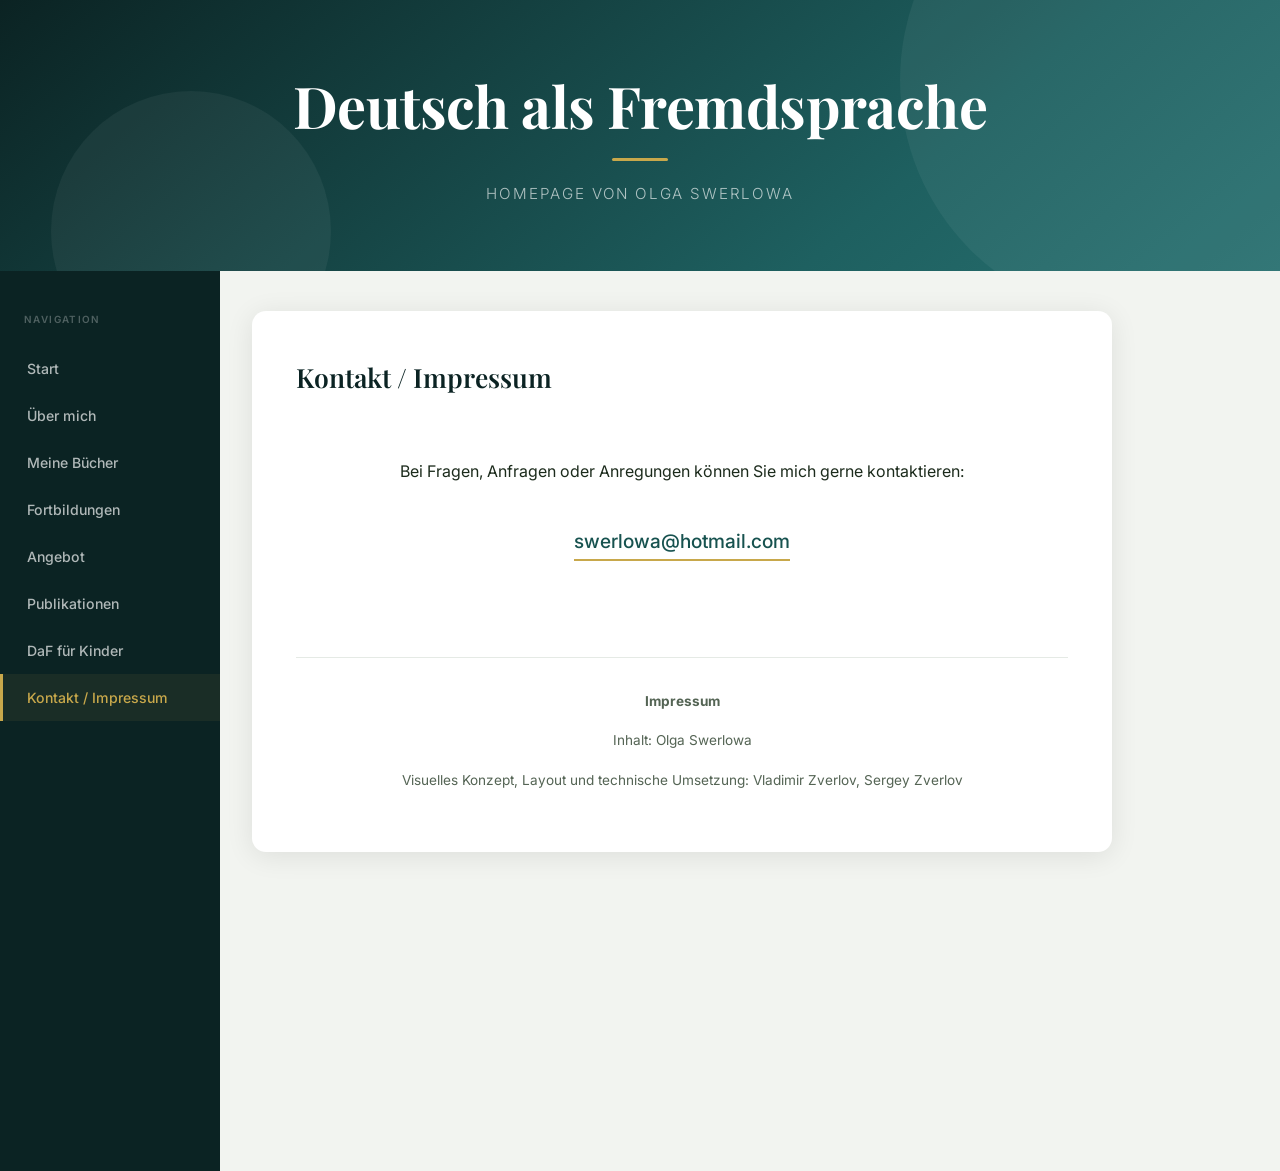
<file: html/kontakt.html>
<!DOCTYPE html>
<html lang="de">
<head>
  <meta charset="UTF-8">
  <meta name="viewport" content="width=device-width, initial-scale=1.0">
  <title>Kontakt / Impressum – Olga Swerlowa</title>
  <link rel="stylesheet" href="../style.css">
  <style>
    .contact-block {
      text-align: center;
      padding: 2rem 1rem;
    }
    .contact-block p {
      text-align: center;
    }
    .contact-email {
      display: inline-block;
      margin: 1.5rem 0;
      font-size: 1.2rem;
      font-weight: 600;
      color: var(--mid);
      text-decoration: none;
      border-bottom: 2px solid var(--accent);
      padding-bottom: 2px;
      transition: color var(--ease);
    }
    .contact-email:hover { color: var(--accent); }

    .impressum {
      margin-top: 2.5rem;
      padding-top: 2rem;
      border-top: 1px solid #e5eae5;
      font-size: .85rem;
      color: var(--text-muted);
      text-align: center;
    }
    .impressum p { color: var(--text-muted); text-align: center; }
  </style>
</head>
<body>

  <header class="hero">
    <h1>Deutsch als Fremdsprache</h1>
    <div class="hero-bar"></div>
    <p class="subtitle">Homepage von Olga Swerlowa</p>
  </header>

  <div class="shell">

    <nav>
      <p class="nav-label">Navigation</p>
      <a href="../index.html">Start</a>
      <a href="ueber-mich.html">Über mich</a>
      <a href="buch.html">Meine Bücher</a>
      <a href="Workshops.html">Fortbildungen</a>
      <a href="Angebot.html">Angebot</a>
      <a href="pub.html">Publikationen</a>
      <a href="http://www.swerlowa.de/pitus" target="_blank">DaF für Kinder</a>
      <a href="kontakt.html" class="active">Kontakt / Impressum</a>
    </nav>

    <main>
      <div class="card">

        <h2>Kontakt / Impressum</h2>

        <div class="contact-block">
          <p>Bei Fragen, Anfragen oder Anregungen können Sie mich gerne kontaktieren:</p>
          <span id="contact-email"></span>
          <script>
            (function() {
              var u = 'swerlowa', d = 'hotmail.com';
              var el = document.getElementById('contact-email');
              var a = document.createElement('a');
              a.href = 'mailto:' + u + '@' + d;
              a.className = 'contact-email';
              a.textContent = u + '@' + d;
              el.appendChild(a);
            })();
          </script>
        </div>

        <div class="impressum">
          <p><strong>Impressum</strong></p>
          <p>Inhalt: Olga Swerlowa</p>
          <p>Visuelles Konzept, Layout und technische Umsetzung: Vladimir Zverlov, Sergey Zverlov</p>
        </div>

      </div>
    </main>

  </div>

</body>
</html>
</file>
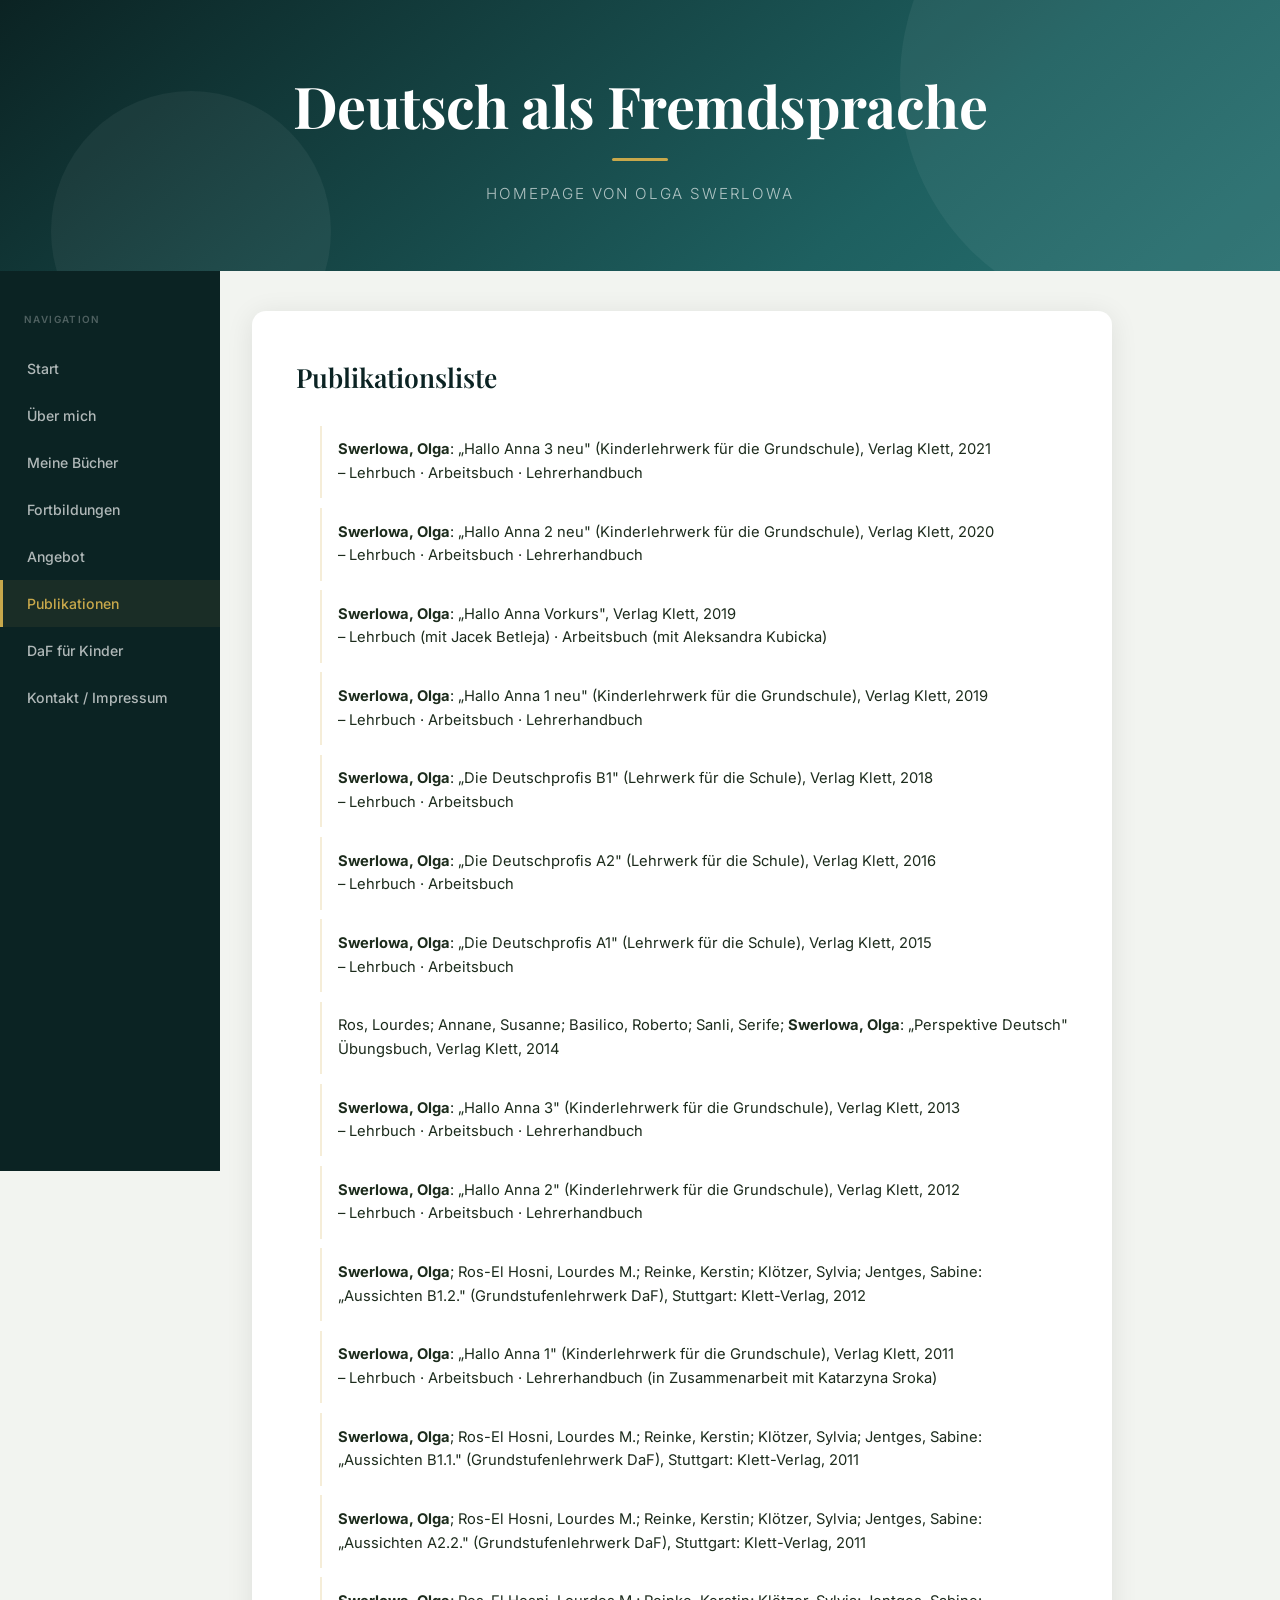
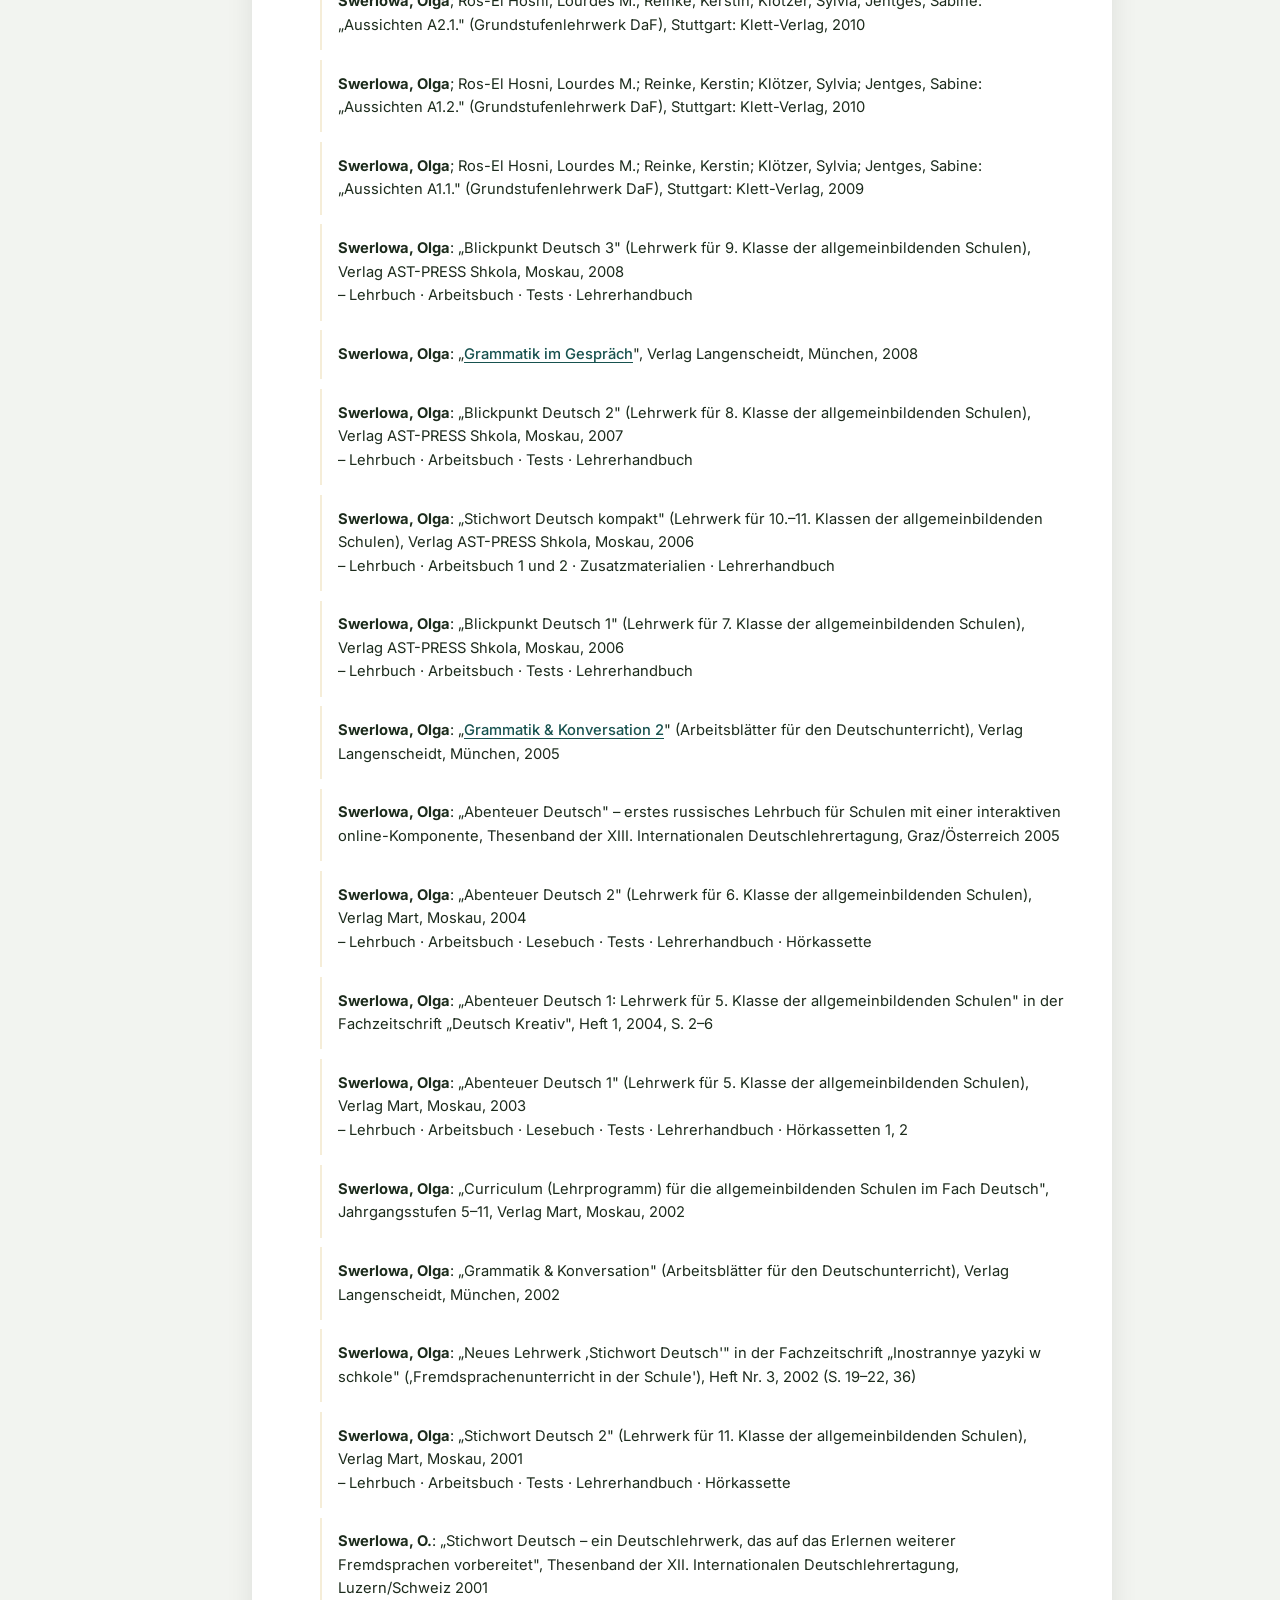
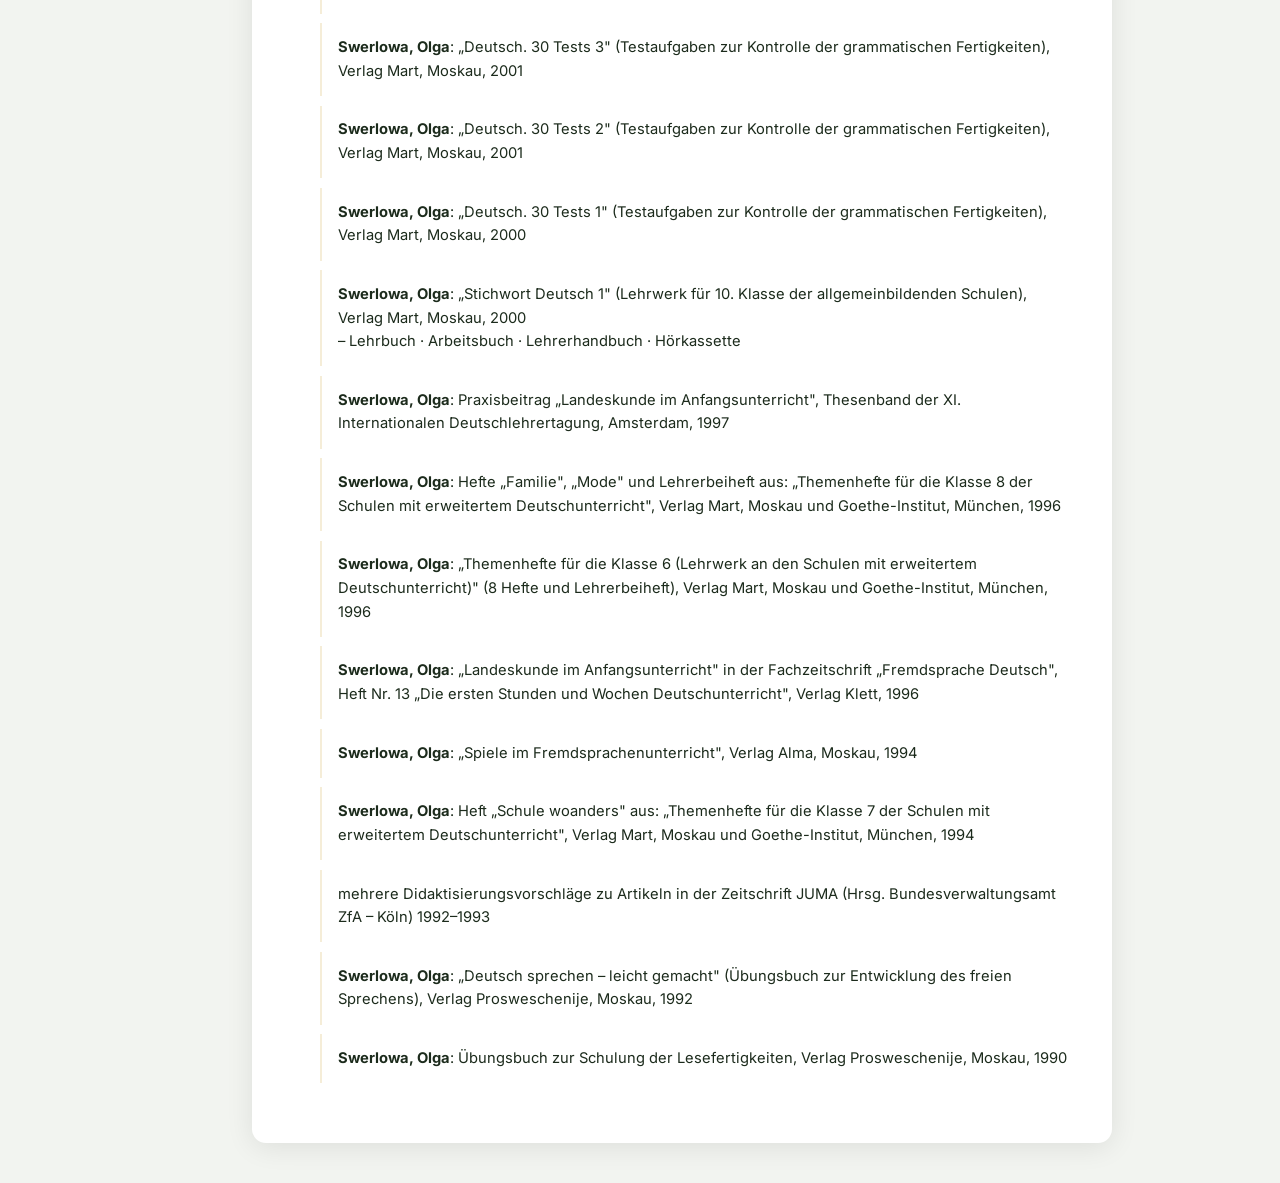
<file: html/pub.html>
<!DOCTYPE html>
<html lang="de">
<head>
  <meta charset="UTF-8">
  <meta name="viewport" content="width=device-width, initial-scale=1.0">
  <title>Publikationen – Olga Swerlowa</title>
  <link rel="stylesheet" href="../style.css">
  <style>
    .pub-list {
      list-style: none;
    }
    .pub-list li {
      padding: .8rem 0 .8rem 1rem;
      border-left: 2px solid var(--accent-pale);
      margin-bottom: .6rem;
      font-size: .92rem;
      line-height: 1.6;
    }
    .pub-list li a { color: var(--mid); font-weight: 500; }
    .pub-list li a:hover { color: var(--accent); }
  </style>
</head>
<body>

  <header class="hero">
    <h1>Deutsch als Fremdsprache</h1>
    <div class="hero-bar"></div>
    <p class="subtitle">Homepage von Olga Swerlowa</p>
  </header>

  <div class="shell">

    <nav>
      <p class="nav-label">Navigation</p>
      <a href="../index.html">Start</a>
      <a href="ueber-mich.html">Über mich</a>
      <a href="buch.html">Meine Bücher</a>
      <a href="Workshops.html">Fortbildungen</a>
      <a href="Angebot.html">Angebot</a>
      <a href="pub.html" class="active">Publikationen</a>
      <a href="http://www.swerlowa.de/pitus" target="_blank">DaF für Kinder</a>
      <a href="kontakt.html">Kontakt / Impressum</a>
    </nav>

    <main>
      <div class="card">

        <h2>Publikationsliste</h2>

        <ul class="pub-list">
          <li><strong>Swerlowa, Olga</strong>: „Hallo Anna 3 neu" (Kinderlehrwerk für die Grundschule), Verlag Klett, 2021<br>– Lehrbuch · Arbeitsbuch · Lehrerhandbuch</li>
          <li><strong>Swerlowa, Olga</strong>: „Hallo Anna 2 neu" (Kinderlehrwerk für die Grundschule), Verlag Klett, 2020<br>– Lehrbuch · Arbeitsbuch · Lehrerhandbuch</li>
          <li><strong>Swerlowa, Olga</strong>: „Hallo Anna Vorkurs", Verlag Klett, 2019<br>– Lehrbuch (mit Jacek Betleja) · Arbeitsbuch (mit Aleksandra Kubicka)</li>
          <li><strong>Swerlowa, Olga</strong>: „Hallo Anna 1 neu" (Kinderlehrwerk für die Grundschule), Verlag Klett, 2019<br>– Lehrbuch · Arbeitsbuch · Lehrerhandbuch</li>
          <li><strong>Swerlowa, Olga</strong>: „Die Deutschprofis B1" (Lehrwerk für die Schule), Verlag Klett, 2018<br>– Lehrbuch · Arbeitsbuch</li>
          <li><strong>Swerlowa, Olga</strong>: „Die Deutschprofis A2" (Lehrwerk für die Schule), Verlag Klett, 2016<br>– Lehrbuch · Arbeitsbuch</li>
          <li><strong>Swerlowa, Olga</strong>: „Die Deutschprofis A1" (Lehrwerk für die Schule), Verlag Klett, 2015<br>– Lehrbuch · Arbeitsbuch</li>
          <li>Ros, Lourdes; Annane, Susanne; Basilico, Roberto; Sanli, Serife; <strong>Swerlowa, Olga</strong>: „Perspektive Deutsch" Übungsbuch, Verlag Klett, 2014</li>
          <li><strong>Swerlowa, Olga</strong>: „Hallo Anna 3" (Kinderlehrwerk für die Grundschule), Verlag Klett, 2013<br>– Lehrbuch · Arbeitsbuch · Lehrerhandbuch</li>
          <li><strong>Swerlowa, Olga</strong>: „Hallo Anna 2" (Kinderlehrwerk für die Grundschule), Verlag Klett, 2012<br>– Lehrbuch · Arbeitsbuch · Lehrerhandbuch</li>
          <li><strong>Swerlowa, Olga</strong>; Ros-El Hosni, Lourdes M.; Reinke, Kerstin; Klötzer, Sylvia; Jentges, Sabine: „Aussichten B1.2." (Grundstufenlehrwerk DaF), Stuttgart: Klett-Verlag, 2012</li>
          <li><strong>Swerlowa, Olga</strong>: „Hallo Anna 1" (Kinderlehrwerk für die Grundschule), Verlag Klett, 2011<br>– Lehrbuch · Arbeitsbuch · Lehrerhandbuch (in Zusammenarbeit mit Katarzyna Sroka)</li>
          <li><strong>Swerlowa, Olga</strong>; Ros-El Hosni, Lourdes M.; Reinke, Kerstin; Klötzer, Sylvia; Jentges, Sabine: „Aussichten B1.1." (Grundstufenlehrwerk DaF), Stuttgart: Klett-Verlag, 2011</li>
          <li><strong>Swerlowa, Olga</strong>; Ros-El Hosni, Lourdes M.; Reinke, Kerstin; Klötzer, Sylvia; Jentges, Sabine: „Aussichten A2.2." (Grundstufenlehrwerk DaF), Stuttgart: Klett-Verlag, 2011</li>
          <li><strong>Swerlowa, Olga</strong>; Ros-El Hosni, Lourdes M.; Reinke, Kerstin; Klötzer, Sylvia; Jentges, Sabine: „Aussichten A2.1." (Grundstufenlehrwerk DaF), Stuttgart: Klett-Verlag, 2010</li>
          <li><strong>Swerlowa, Olga</strong>; Ros-El Hosni, Lourdes M.; Reinke, Kerstin; Klötzer, Sylvia; Jentges, Sabine: „Aussichten A1.2." (Grundstufenlehrwerk DaF), Stuttgart: Klett-Verlag, 2010</li>
          <li><strong>Swerlowa, Olga</strong>; Ros-El Hosni, Lourdes M.; Reinke, Kerstin; Klötzer, Sylvia; Jentges, Sabine: „Aussichten A1.1." (Grundstufenlehrwerk DaF), Stuttgart: Klett-Verlag, 2009</li>
          <li><strong>Swerlowa, Olga</strong>: „Blickpunkt Deutsch 3" (Lehrwerk für 9. Klasse der allgemeinbildenden Schulen), Verlag AST-PRESS Shkola, Moskau, 2008<br>– Lehrbuch · Arbeitsbuch · Tests · Lehrerhandbuch</li>
          <li><strong>Swerlowa, Olga</strong>: „<a href="http://www.amazon.de/Grammatik-im-Gespr%C3%A4ch-Olga-Swerlowa/dp/3468494971/ref=sr_1_2?ie=UTF8&s=books&qid=1199038849&sr=1-2" target="_blank">Grammatik im Gespräch</a>", Verlag Langenscheidt, München, 2008</li>
          <li><strong>Swerlowa, Olga</strong>: „Blickpunkt Deutsch 2" (Lehrwerk für 8. Klasse der allgemeinbildenden Schulen), Verlag AST-PRESS Shkola, Moskau, 2007<br>– Lehrbuch · Arbeitsbuch · Tests · Lehrerhandbuch</li>
          <li><strong>Swerlowa, Olga</strong>: „Stichwort Deutsch kompakt" (Lehrwerk für 10.–11. Klassen der allgemeinbildenden Schulen), Verlag AST-PRESS Shkola, Moskau, 2006<br>– Lehrbuch · Arbeitsbuch 1 und 2 · Zusatzmaterialien · Lehrerhandbuch</li>
          <li><strong>Swerlowa, Olga</strong>: „Blickpunkt Deutsch 1" (Lehrwerk für 7. Klasse der allgemeinbildenden Schulen), Verlag AST-PRESS Shkola, Moskau, 2006<br>– Lehrbuch · Arbeitsbuch · Tests · Lehrerhandbuch</li>
          <li><strong>Swerlowa, Olga</strong>: „<a href="http://www.amazon.de/Grammatik-Konversation-2-Olga-Swerlowa/dp/3468494874/ref=sr_1_3?ie=UTF8&s=books&qid=1199046248&sr=1-3" target="_blank">Grammatik &amp; Konversation 2</a>" (Arbeitsblätter für den Deutschunterricht), Verlag Langenscheidt, München, 2005</li>
          <li><strong>Swerlowa, Olga</strong>: „Abenteuer Deutsch" – erstes russisches Lehrbuch für Schulen mit einer interaktiven online-Komponente, Thesenband der XIII. Internationalen Deutschlehrertagung, Graz/Österreich 2005</li>
          <li><strong>Swerlowa, Olga</strong>: „Abenteuer Deutsch 2" (Lehrwerk für 6. Klasse der allgemeinbildenden Schulen), Verlag Mart, Moskau, 2004<br>– Lehrbuch · Arbeitsbuch · Lesebuch · Tests · Lehrerhandbuch · Hörkassette</li>
          <li><strong>Swerlowa, Olga</strong>: „Abenteuer Deutsch 1: Lehrwerk für 5. Klasse der allgemeinbildenden Schulen" in der Fachzeitschrift „Deutsch Kreativ", Heft 1, 2004, S. 2–6</li>
          <li><strong>Swerlowa, Olga</strong>: „Abenteuer Deutsch 1" (Lehrwerk für 5. Klasse der allgemeinbildenden Schulen), Verlag Mart, Moskau, 2003<br>– Lehrbuch · Arbeitsbuch · Lesebuch · Tests · Lehrerhandbuch · Hörkassetten 1, 2</li>
          <li><strong>Swerlowa, Olga</strong>: „Curriculum (Lehrprogramm) für die allgemeinbildenden Schulen im Fach Deutsch", Jahrgangsstufen 5–11, Verlag Mart, Moskau, 2002</li>
          <li><strong>Swerlowa, Olga</strong>: „Grammatik &amp; Konversation" (Arbeitsblätter für den Deutschunterricht), Verlag Langenscheidt, München, 2002</li>
          <li><strong>Swerlowa, Olga</strong>: „Neues Lehrwerk ‚Stichwort Deutsch'" in der Fachzeitschrift „Inostrannye yazyki w schkole" (‚Fremdsprachenunterricht in der Schule'), Heft Nr. 3, 2002 (S. 19–22, 36)</li>
          <li><strong>Swerlowa, Olga</strong>: „Stichwort Deutsch 2" (Lehrwerk für 11. Klasse der allgemeinbildenden Schulen), Verlag Mart, Moskau, 2001<br>– Lehrbuch · Arbeitsbuch · Tests · Lehrerhandbuch · Hörkassette</li>
          <li><strong>Swerlowa, O.</strong>: „Stichwort Deutsch – ein Deutschlehrwerk, das auf das Erlernen weiterer Fremdsprachen vorbereitet", Thesenband der XII. Internationalen Deutschlehrertagung, Luzern/Schweiz 2001</li>
          <li><strong>Swerlowa, Olga</strong>: „Deutsch. 30 Tests 3" (Testaufgaben zur Kontrolle der grammatischen Fertigkeiten), Verlag Mart, Moskau, 2001</li>
          <li><strong>Swerlowa, Olga</strong>: „Deutsch. 30 Tests 2" (Testaufgaben zur Kontrolle der grammatischen Fertigkeiten), Verlag Mart, Moskau, 2001</li>
          <li><strong>Swerlowa, Olga</strong>: „Deutsch. 30 Tests 1" (Testaufgaben zur Kontrolle der grammatischen Fertigkeiten), Verlag Mart, Moskau, 2000</li>
          <li><strong>Swerlowa, Olga</strong>: „Stichwort Deutsch 1" (Lehrwerk für 10. Klasse der allgemeinbildenden Schulen), Verlag Mart, Moskau, 2000<br>– Lehrbuch · Arbeitsbuch · Lehrerhandbuch · Hörkassette</li>
          <li><strong>Swerlowa, Olga</strong>: Praxisbeitrag „Landeskunde im Anfangsunterricht", Thesenband der XI. Internationalen Deutschlehrertagung, Amsterdam, 1997</li>
          <li><strong>Swerlowa, Olga</strong>: Hefte „Familie", „Mode" und Lehrerbeiheft aus: „Themenhefte für die Klasse 8 der Schulen mit erweitertem Deutschunterricht", Verlag Mart, Moskau und Goethe-Institut, München, 1996</li>
          <li><strong>Swerlowa, Olga</strong>: „Themenhefte für die Klasse 6 (Lehrwerk an den Schulen mit erweitertem Deutschunterricht)" (8 Hefte und Lehrerbeiheft), Verlag Mart, Moskau und Goethe-Institut, München, 1996</li>
          <li><strong>Swerlowa, Olga</strong>: „Landeskunde im Anfangsunterricht" in der Fachzeitschrift „Fremdsprache Deutsch", Heft Nr. 13 „Die ersten Stunden und Wochen Deutschunterricht", Verlag Klett, 1996</li>
          <li><strong>Swerlowa, Olga</strong>: „Spiele im Fremdsprachenunterricht", Verlag Alma, Moskau, 1994</li>
          <li><strong>Swerlowa, Olga</strong>: Heft „Schule woanders" aus: „Themenhefte für die Klasse 7 der Schulen mit erweitertem Deutschunterricht", Verlag Mart, Moskau und Goethe-Institut, München, 1994</li>
          <li>mehrere Didaktisierungsvorschläge zu Artikeln in der Zeitschrift JUMA (Hrsg. Bundesverwaltungsamt ZfA – Köln) 1992–1993</li>
          <li><strong>Swerlowa, Olga</strong>: „Deutsch sprechen – leicht gemacht" (Übungsbuch zur Entwicklung des freien Sprechens), Verlag Prosweschenije, Moskau, 1992</li>
          <li><strong>Swerlowa, Olga</strong>: Übungsbuch zur Schulung der Lesefertigkeiten, Verlag Prosweschenije, Moskau, 1990</li>
        </ul>

      </div>
    </main>

  </div>

</body>
</html>
</file>
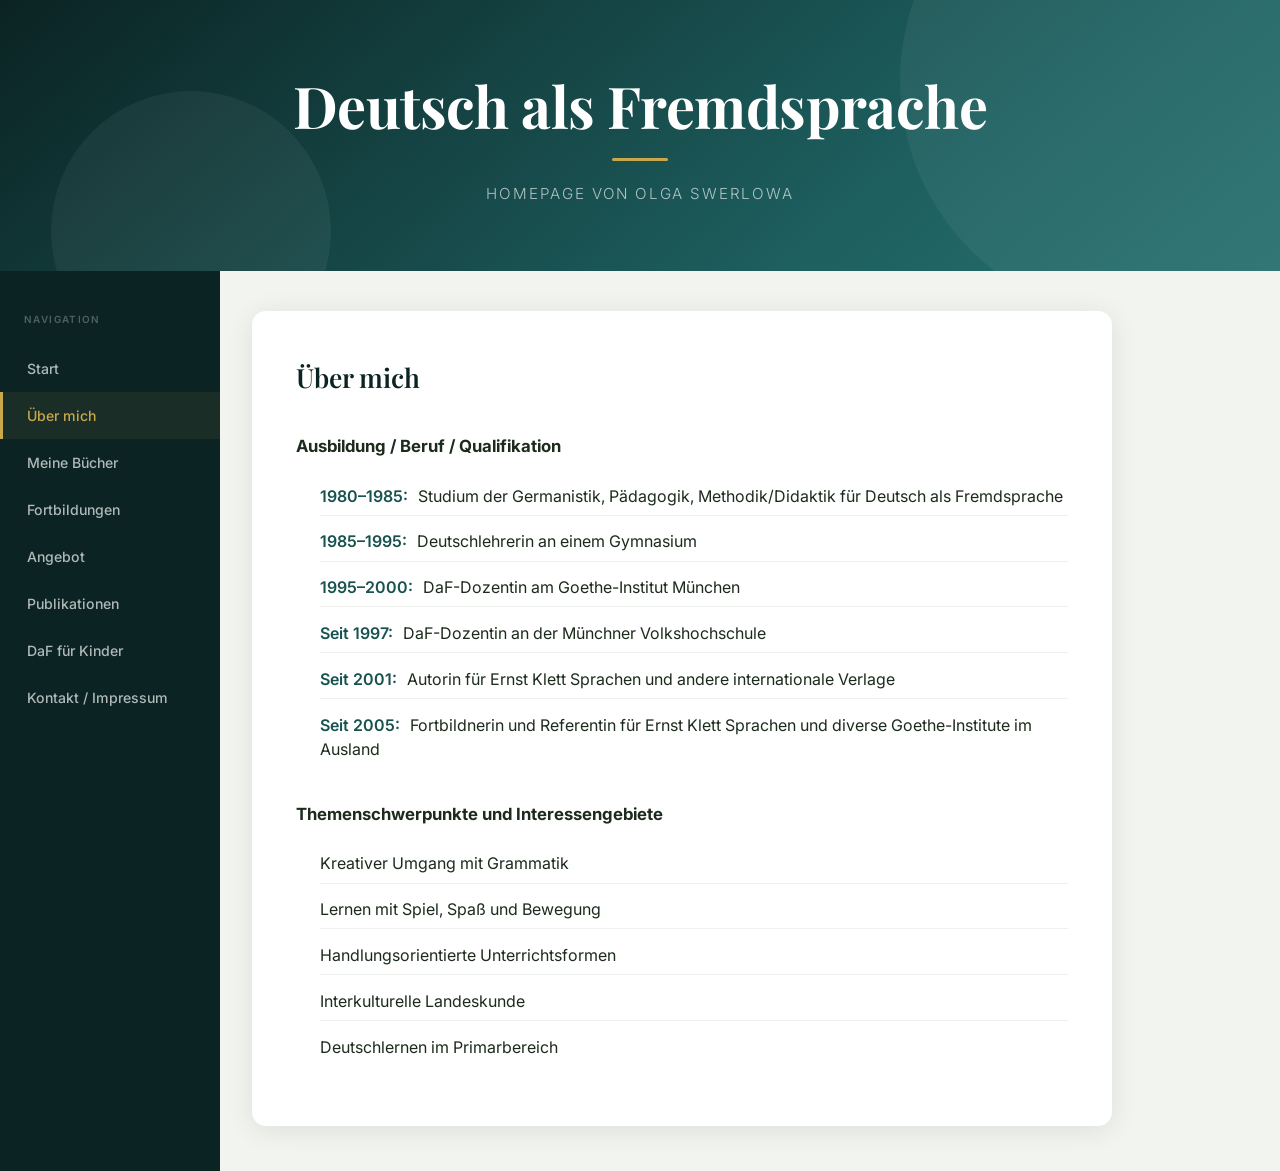
<file: html/ueber-mich.html>
<!DOCTYPE html>
<html lang="de">
<head>
  <meta charset="UTF-8">
  <meta name="viewport" content="width=device-width, initial-scale=1.0">
  <title>Über mich – Olga Swerlowa</title>
  <link rel="stylesheet" href="../style.css">
  <style>
    .section-heading {
      font-size: 1.05rem;
      font-weight: 700;
      color: var(--mid);
      margin-top: 2rem;
      margin-bottom: .75rem;
    }

    .cv-list {
      list-style: none;
      padding: 0;
      margin: 0;
    }

    .cv-list li {
      padding: .45rem 0;
      border-bottom: 1px solid #edf0ed;
      line-height: 1.5;
    }

    .cv-list li:last-child {
      border-bottom: none;
    }

    .cv-year {
      font-weight: 600;
      color: var(--mid);
      margin-right: .4rem;
    }
  </style>
</head>
<body>

  <header class="hero">
    <h1>Deutsch als Fremdsprache</h1>
    <div class="hero-bar"></div>
    <p class="subtitle">Homepage von Olga Swerlowa</p>
  </header>

  <div class="shell">

    <nav>
      <p class="nav-label">Navigation</p>
      <a href="../index.html">Start</a>
      <a href="ueber-mich.html" class="active">Über mich</a>
      <a href="buch.html">Meine Bücher</a>
      <a href="Workshops.html">Fortbildungen</a>
      <a href="Angebot.html">Angebot</a>
      <a href="pub.html">Publikationen</a>
      <a href="http://www.swerlowa.de/pitus" target="_blank">DaF für Kinder</a>
      <a href="kontakt.html">Kontakt / Impressum</a>
    </nav>

    <main>
      <div class="card">

        <h2>Über mich</h2>

        <p class="section-heading">Ausbildung / Beruf / Qualifikation</p>
        <ul class="cv-list">
          <li><span class="cv-year">1980–1985:</span> Studium der Germanistik, Pädagogik, Methodik/Didaktik für Deutsch als Fremdsprache</li>
          <li><span class="cv-year">1985–1995:</span> Deutschlehrerin an einem Gymnasium</li>
          <li><span class="cv-year">1995–2000:</span> DaF-Dozentin am Goethe-Institut München</li>
          <li><span class="cv-year">Seit 1997:</span> DaF-Dozentin an der Münchner Volkshochschule</li>
          <li><span class="cv-year">Seit 2001:</span> Autorin für Ernst Klett Sprachen und andere internationale Verlage</li>
          <li><span class="cv-year">Seit 2005:</span> Fortbildnerin und Referentin für Ernst Klett Sprachen und diverse Goethe-Institute im Ausland</li>
        </ul>

        <p class="section-heading">Themenschwerpunkte und Interessengebiete</p>
        <ul class="cv-list">
          <li>Kreativer Umgang mit Grammatik</li>
          <li>Lernen mit Spiel, Spaß und Bewegung</li>
          <li>Handlungsorientierte Unterrichtsformen</li>
          <li>Interkulturelle Landeskunde</li>
          <li>Deutschlernen im Primarbereich</li>
        </ul>

      </div>
    </main>

  </div>

</body>
</html>
</file>
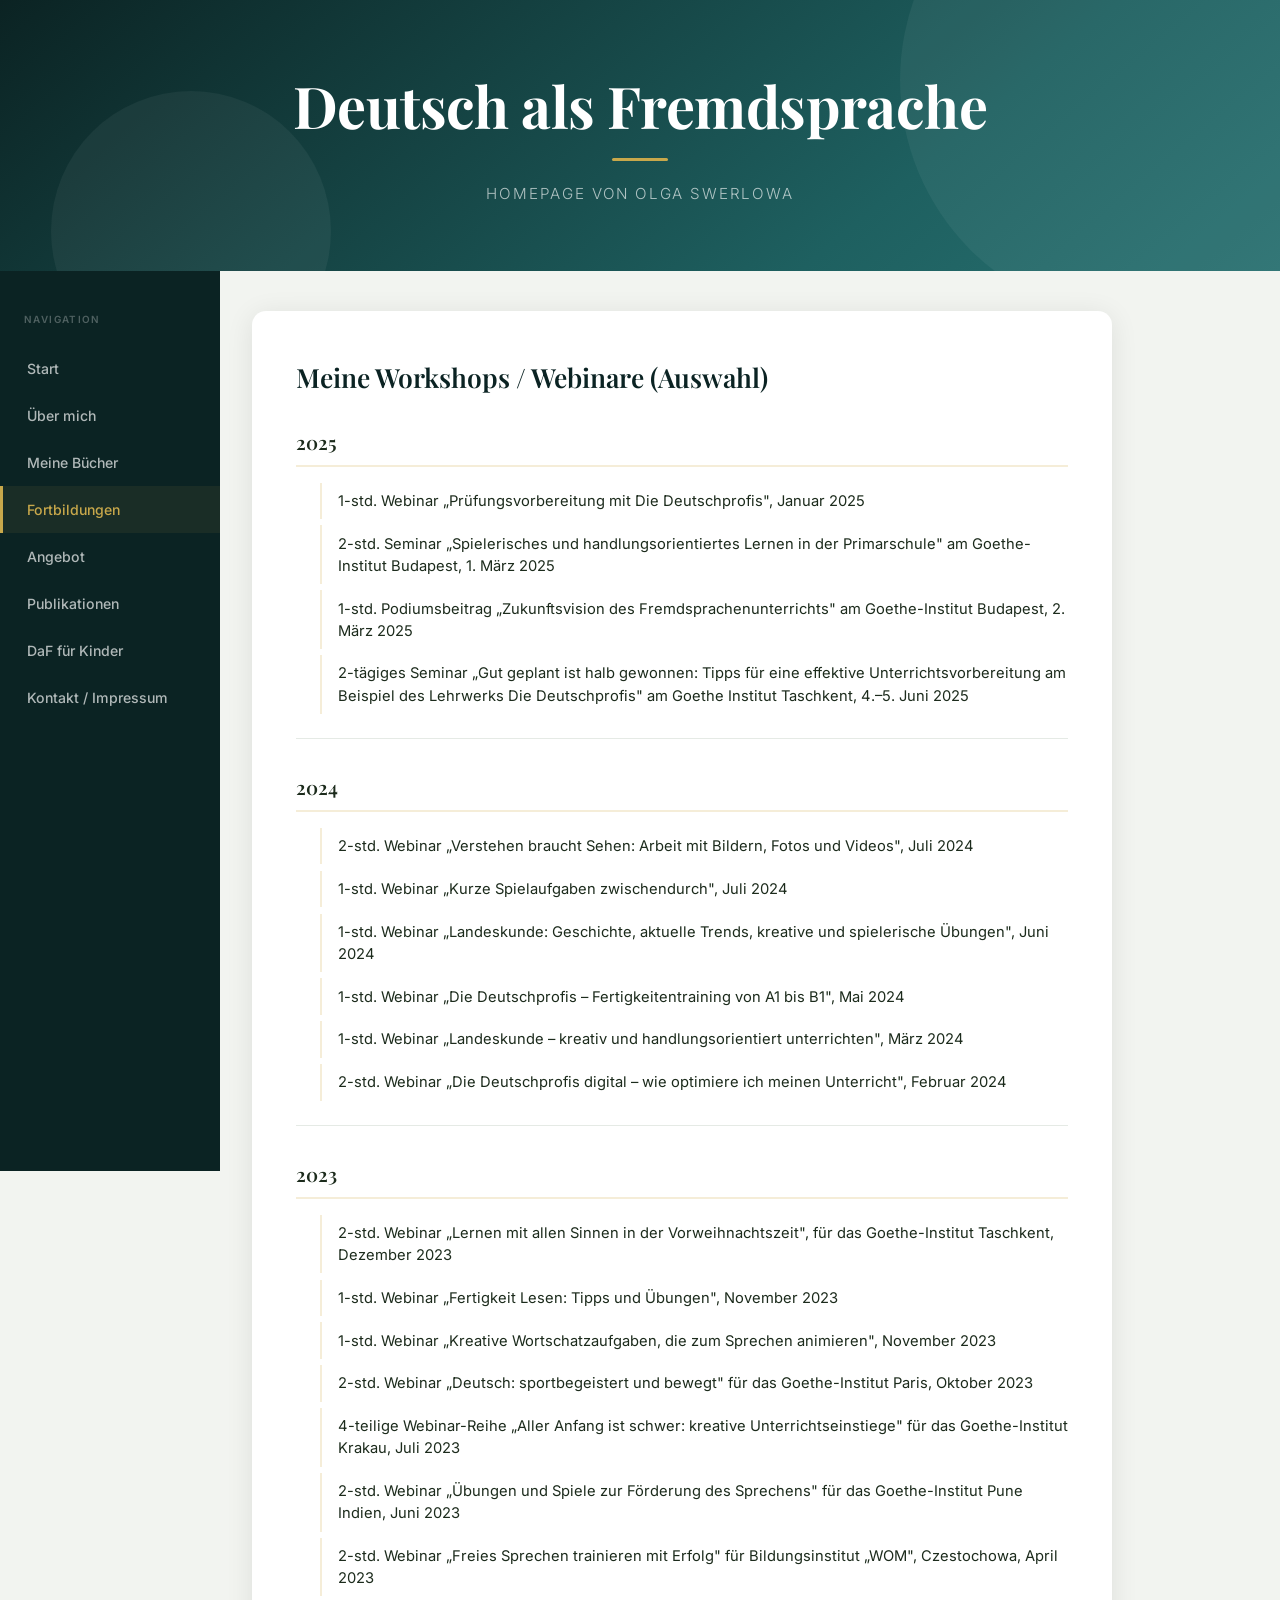
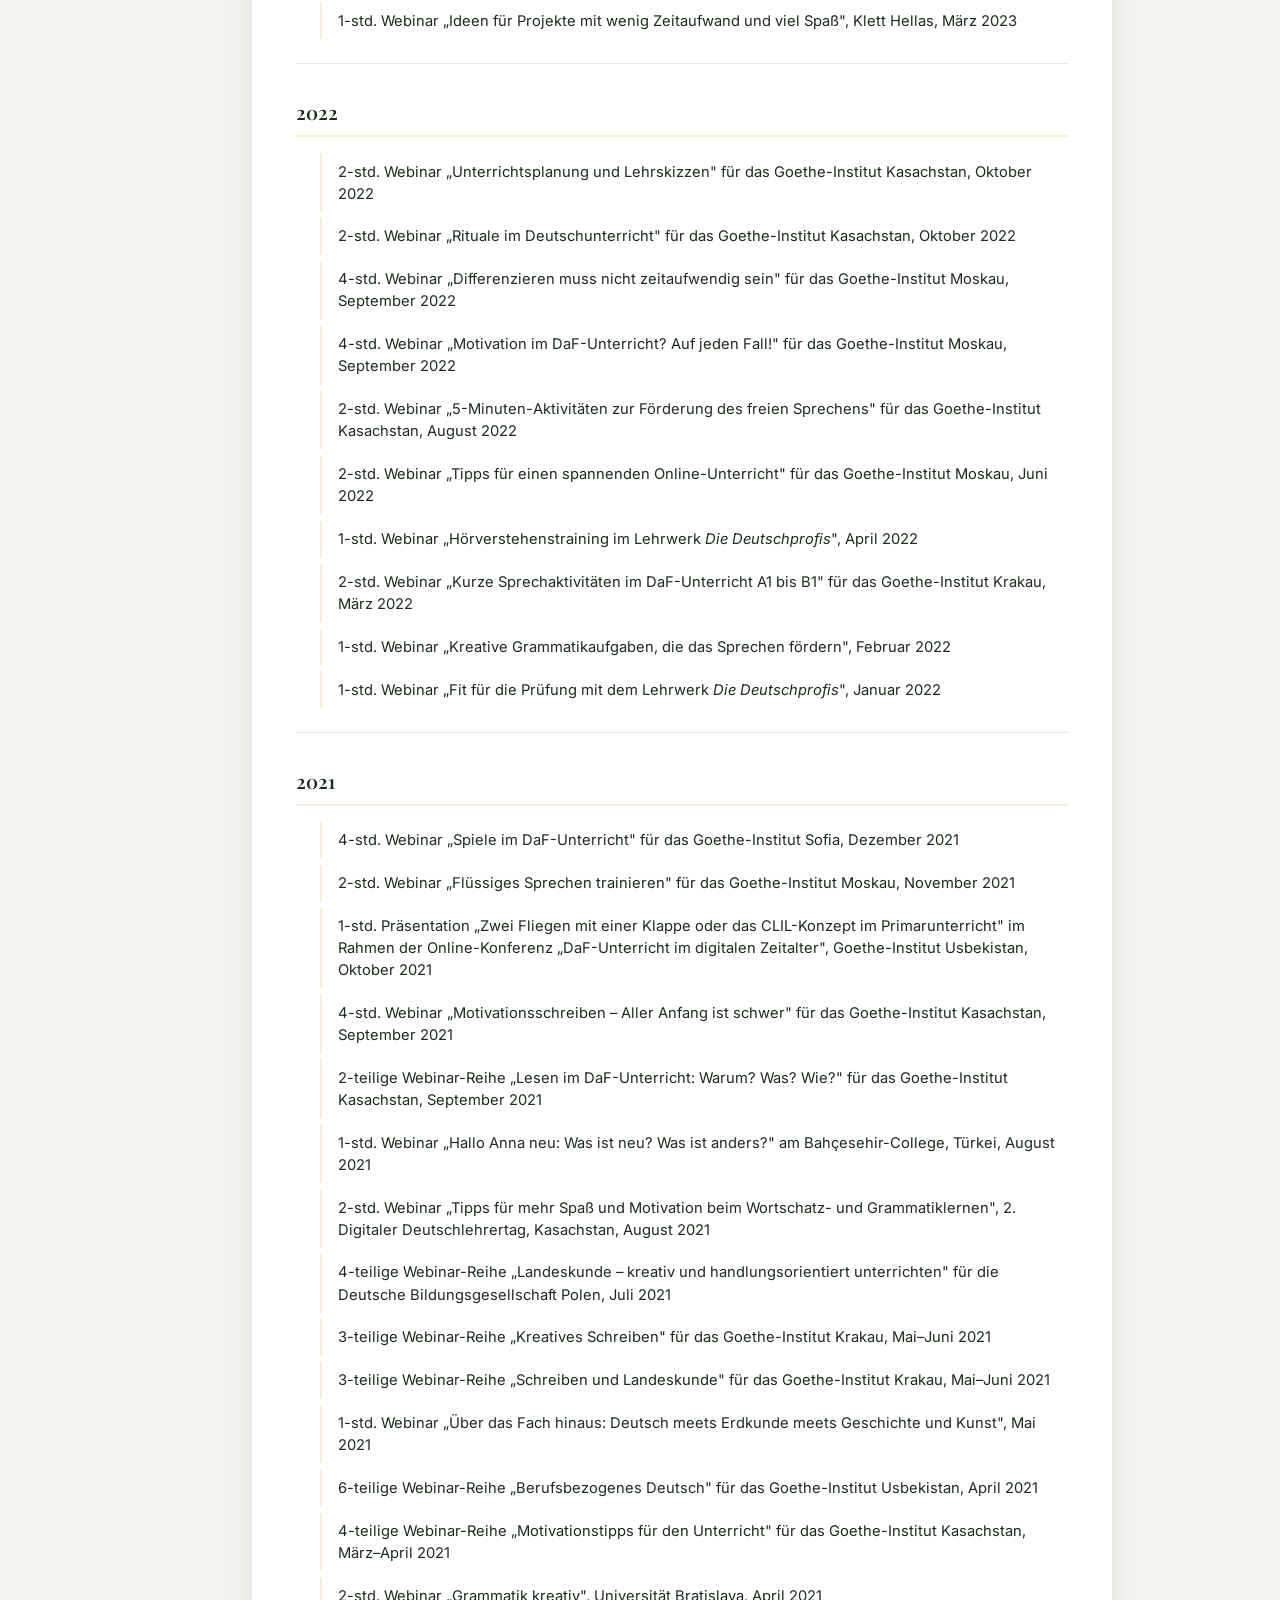
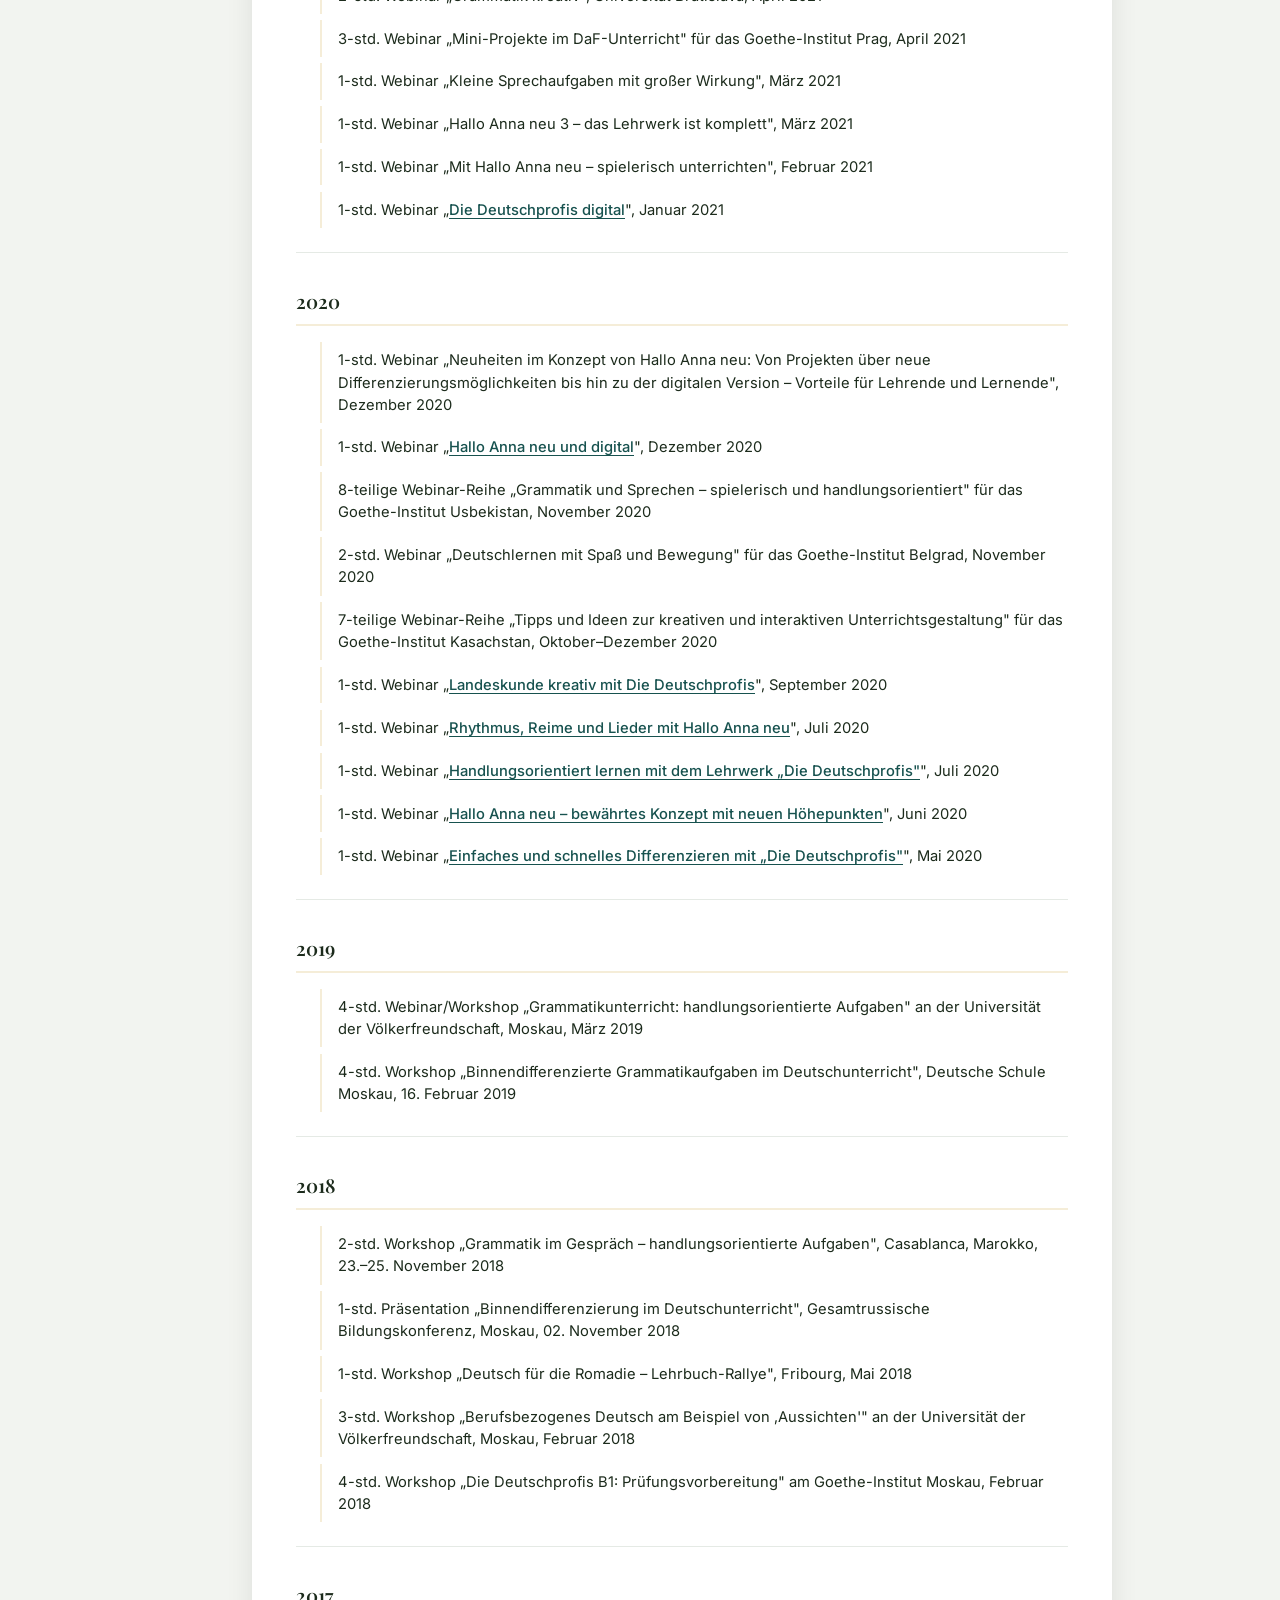
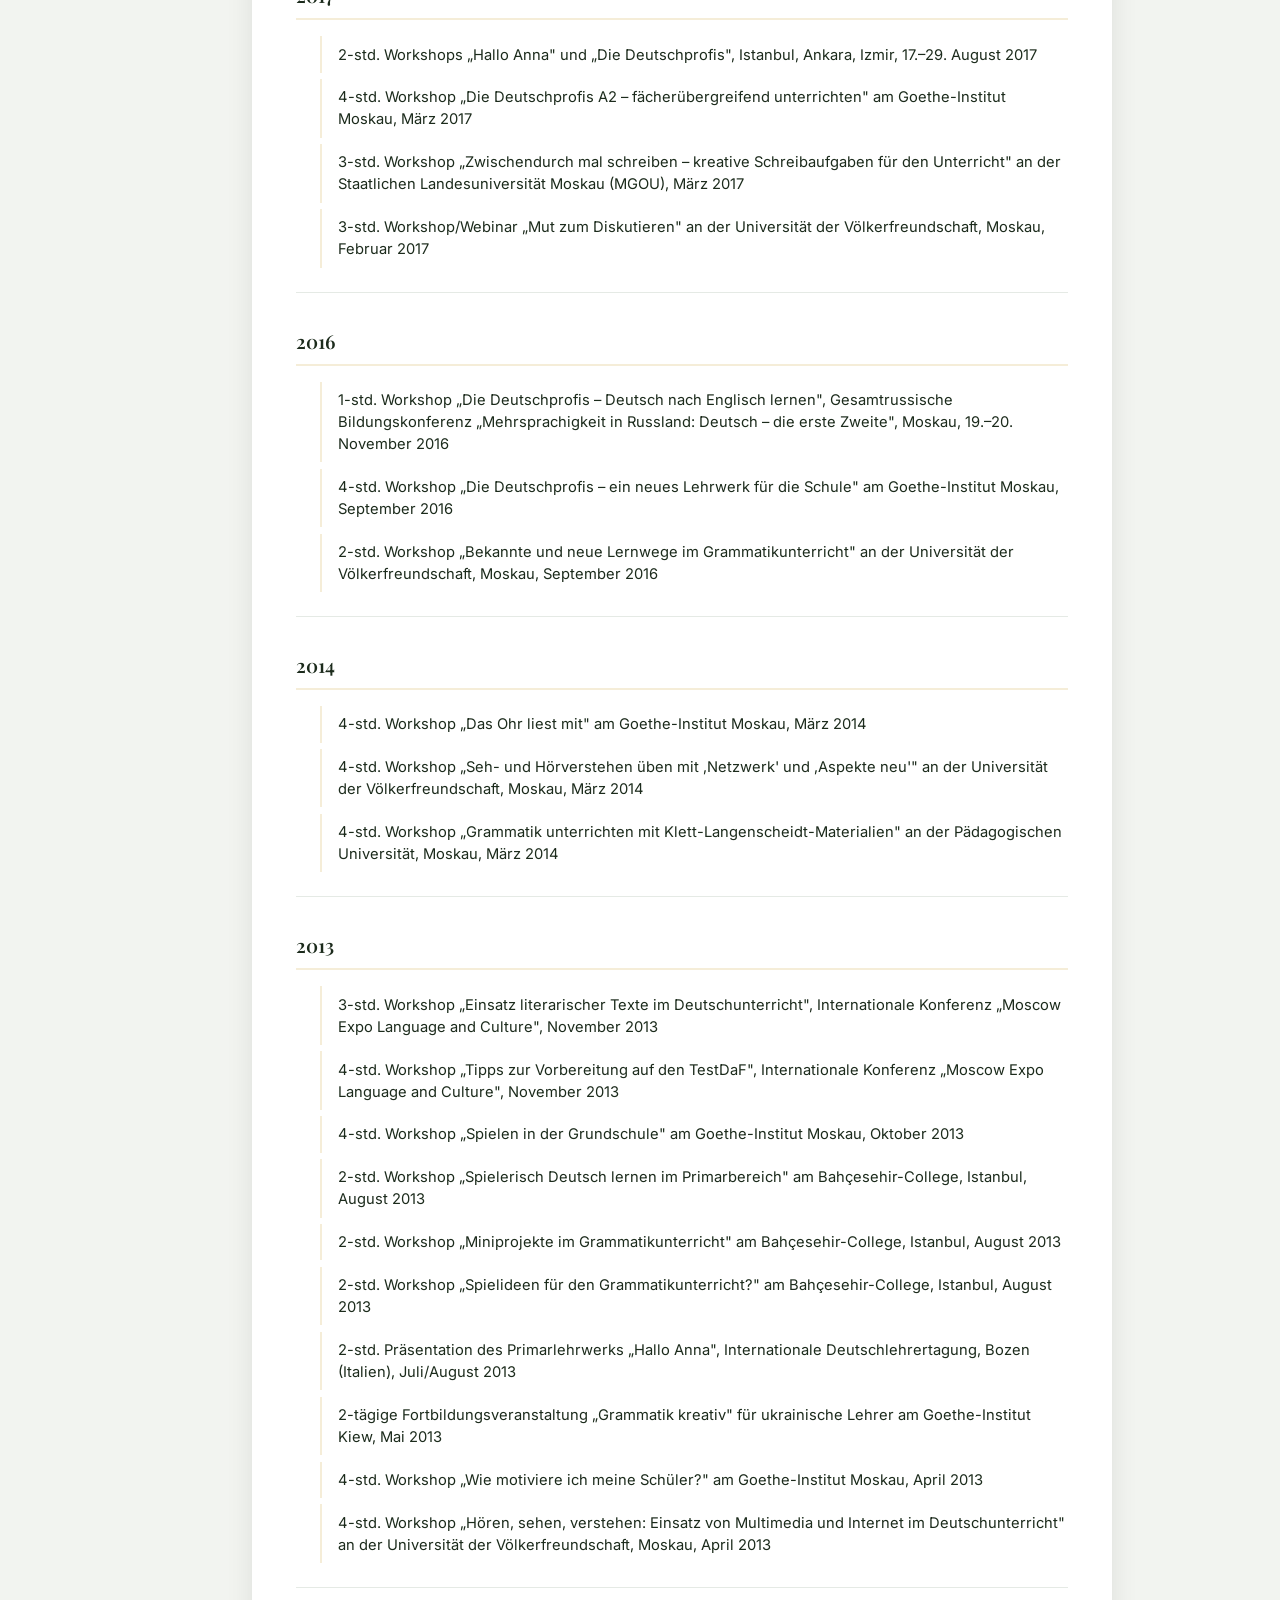
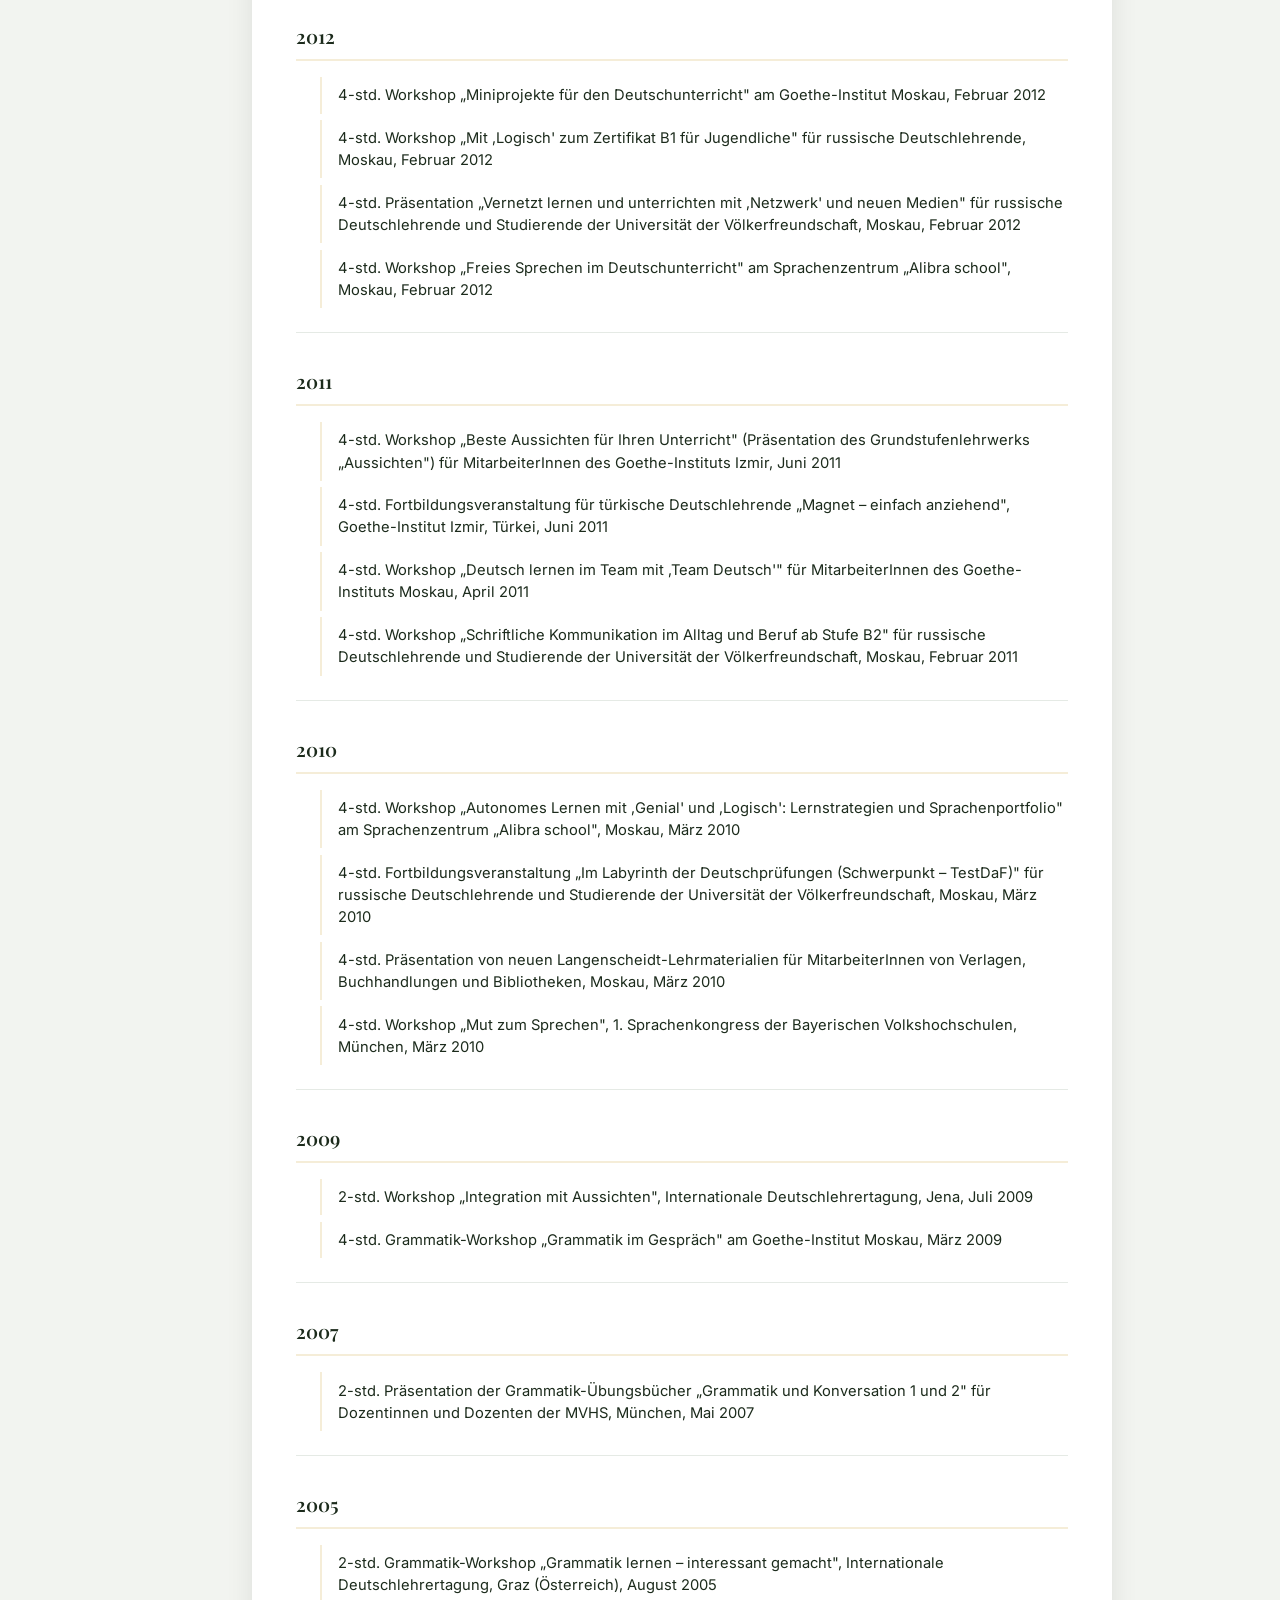
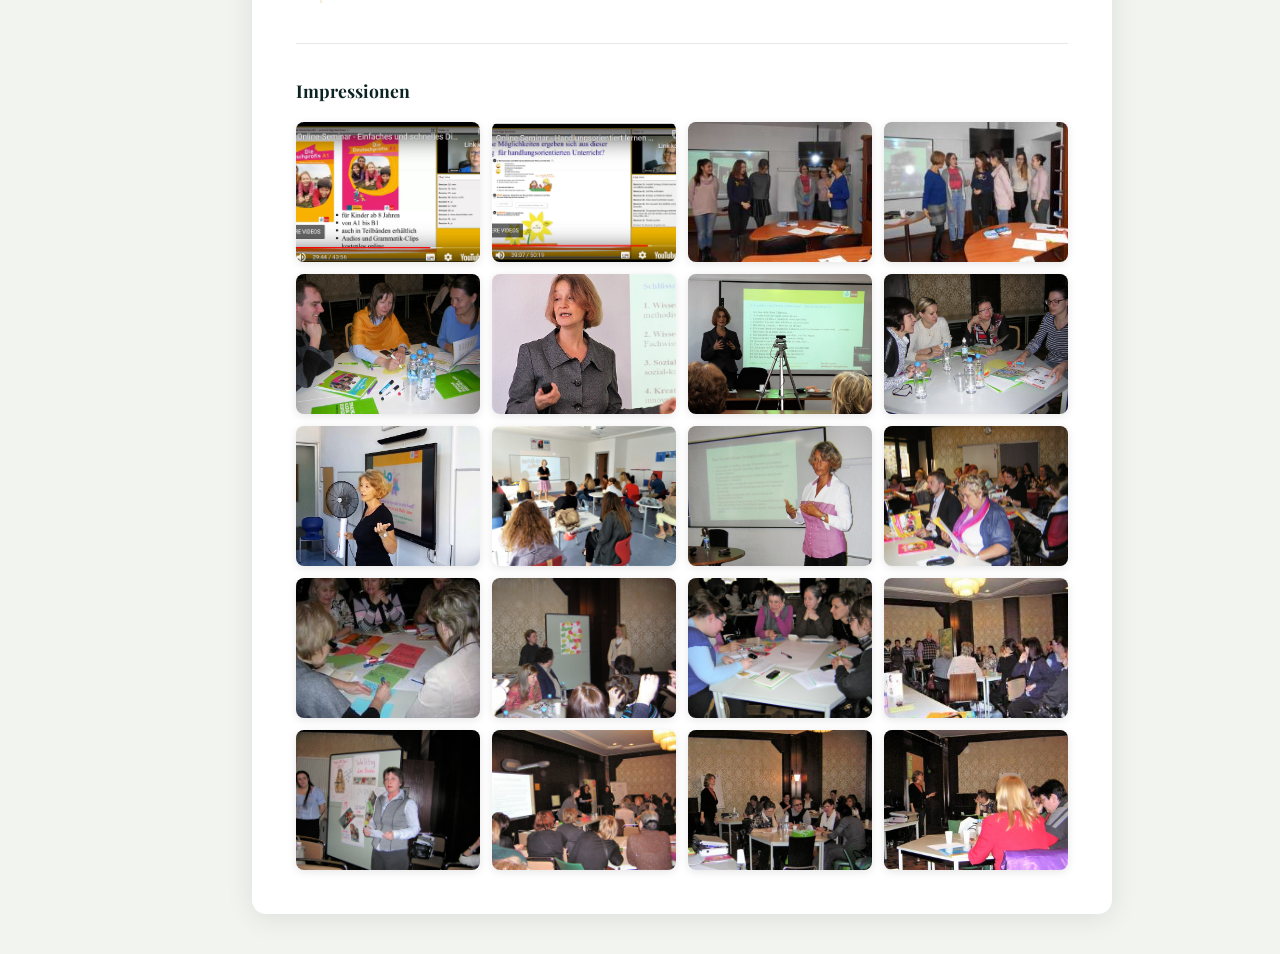
<file: html/Workshops.html>
<!DOCTYPE html>
<html lang="de">
<head>
  <meta charset="UTF-8">
  <meta name="viewport" content="width=device-width, initial-scale=1.0">
  <title>Fortbildungen – Olga Swerlowa</title>
  <link rel="stylesheet" href="../style.css">
  <style>
    .year-heading {
      font-family: 'Playfair Display', Georgia, serif;
      font-size: 1.2rem;
      font-weight: 600;
      color: var(--dark);
      margin: 2rem 0 .75rem;
      padding-bottom: .4rem;
      border-bottom: 2px solid var(--accent-pale);
    }
    .year-heading:first-of-type { margin-top: 0; }

    .workshop-list {
      list-style: none;
      margin-bottom: .5rem;
    }
    .workshop-list li {
      padding: .45rem 0 .45rem 1rem;
      border-left: 2px solid var(--accent-pale);
      margin-bottom: .4rem;
      font-size: .92rem;
      line-height: 1.5;
    }
    .workshop-list li a { color: var(--mid); font-weight: 500; }
    .workshop-list li a:hover { color: var(--accent); }

    hr.sep { border: none; border-top: 1px solid #e5eae5; margin: 1.5rem 0 0; }

    .photo-gallery {
      margin-top: 2.5rem;
      padding-top: 2rem;
      border-top: 1px solid #e5eae5;
    }
    .photo-gallery h3 {
      font-family: 'Playfair Display', Georgia, serif;
      font-size: 1.1rem;
      color: var(--dark);
      margin-bottom: 1rem;
    }
    .photo-grid {
      display: grid;
      grid-template-columns: repeat(auto-fill, minmax(180px, 1fr));
      gap: .75rem;
    }
    .photo-grid img {
      display: block;
      width: 100%;
      height: 140px;
      object-fit: cover;
      border-radius: 8px;
      box-shadow: 0 2px 8px rgba(0,0,0,.1);
    }
  </style>
</head>
<body>

  <header class="hero">
    <h1>Deutsch als Fremdsprache</h1>
    <div class="hero-bar"></div>
    <p class="subtitle">Homepage von Olga Swerlowa</p>
  </header>

  <div class="shell">

    <nav>
      <p class="nav-label">Navigation</p>
      <a href="../index.html">Start</a>
      <a href="ueber-mich.html">Über mich</a>
      <a href="buch.html">Meine Bücher</a>
      <a href="Workshops.html" class="active">Fortbildungen</a>
      <a href="Angebot.html">Angebot</a>
      <a href="pub.html">Publikationen</a>
      <a href="http://www.swerlowa.de/pitus" target="_blank">DaF für Kinder</a>
      <a href="kontakt.html">Kontakt / Impressum</a>
    </nav>

    <main>
      <div class="card">

        <h2>Meine Workshops / Webinare (Auswahl)</h2>

        <p class="year-heading">2025</p>
        <ul class="workshop-list">
          <li>1-std. Webinar „Prüfungsvorbereitung mit Die Deutschprofis", Januar 2025</li>
          <li>2-std. Seminar „Spielerisches und handlungsorientiertes Lernen in der Primarschule" am Goethe-Institut Budapest, 1. März 2025</li>
          <li>1-std. Podiumsbeitrag „Zukunftsvision des Fremdsprachenunterrichts" am Goethe-Institut Budapest, 2. März 2025</li>
          <li>2-tägiges Seminar „Gut geplant ist halb gewonnen: Tipps für eine effektive Unterrichtsvorbereitung am Beispiel des Lehrwerks Die Deutschprofis" am Goethe Institut Taschkent, 4.–5. Juni 2025</li>
        </ul>

        <hr class="sep">
        <p class="year-heading">2024</p>
        <ul class="workshop-list">
          <li>2-std. Webinar „Verstehen braucht Sehen: Arbeit mit Bildern, Fotos und Videos", Juli 2024</li>
          <li>1-std. Webinar „Kurze Spielaufgaben zwischendurch", Juli 2024</li>
          <li>1-std. Webinar „Landeskunde: Geschichte, aktuelle Trends, kreative und spielerische Übungen", Juni 2024</li>
          <li>1-std. Webinar „Die Deutschprofis – Fertigkeitentraining von A1 bis B1", Mai 2024</li>
          <li>1-std. Webinar „Landeskunde – kreativ und handlungsorientiert unterrichten", März 2024</li>
          <li>2-std. Webinar „Die Deutschprofis digital – wie optimiere ich meinen Unterricht", Februar 2024</li>
        </ul>

        <hr class="sep">
        <p class="year-heading">2023</p>
        <ul class="workshop-list">
          <li>2-std. Webinar „Lernen mit allen Sinnen in der Vorweihnachtszeit", für das Goethe-Institut Taschkent, Dezember 2023</li>
          <li>1-std. Webinar „Fertigkeit Lesen: Tipps und Übungen", November 2023</li>
          <li>1-std. Webinar „Kreative Wortschatzaufgaben, die zum Sprechen animieren", November 2023</li>
          <li>2-std. Webinar „Deutsch: sportbegeistert und bewegt" für das Goethe-Institut Paris, Oktober 2023</li>
          <li>4-teilige Webinar-Reihe „Aller Anfang ist schwer: kreative Unterrichtseinstiege" für das Goethe-Institut Krakau, Juli 2023</li>
          <li>2-std. Webinar „Übungen und Spiele zur Förderung des Sprechens" für das Goethe-Institut Pune Indien, Juni 2023</li>
          <li>2-std. Webinar „Freies Sprechen trainieren mit Erfolg" für Bildungsinstitut „WOM", Czestochowa, April 2023</li>
          <li>1-std. Webinar „Ideen für Projekte mit wenig Zeitaufwand und viel Spaß", Klett Hellas, März 2023</li>
        </ul>

        <hr class="sep">
        <p class="year-heading">2022</p>
        <ul class="workshop-list">
          <li>2-std. Webinar „Unterrichtsplanung und Lehrskizzen" für das Goethe-Institut Kasachstan, Oktober 2022</li>
          <li>2-std. Webinar „Rituale im Deutschunterricht" für das Goethe-Institut Kasachstan, Oktober 2022</li>
          <li>4-std. Webinar „Differenzieren muss nicht zeitaufwendig sein" für das Goethe-Institut Moskau, September 2022</li>
          <li>4-std. Webinar „Motivation im DaF-Unterricht? Auf jeden Fall!" für das Goethe-Institut Moskau, September 2022</li>
          <li>2-std. Webinar „5-Minuten-Aktivitäten zur Förderung des freien Sprechens" für das Goethe-Institut Kasachstan, August 2022</li>
          <li>2-std. Webinar „Tipps für einen spannenden Online-Unterricht" für das Goethe-Institut Moskau, Juni 2022</li>
          <li>1-std. Webinar „Hörverstehenstraining im Lehrwerk <em>Die Deutschprofis</em>", April 2022</li>
          <li>2-std. Webinar „Kurze Sprechaktivitäten im DaF-Unterricht A1 bis B1" für das Goethe-Institut Krakau, März 2022</li>
          <li>1-std. Webinar „Kreative Grammatikaufgaben, die das Sprechen fördern", Februar 2022</li>
          <li>1-std. Webinar „Fit für die Prüfung mit dem Lehrwerk <em>Die Deutschprofis</em>", Januar 2022</li>
        </ul>

        <hr class="sep">
        <p class="year-heading">2021</p>
        <ul class="workshop-list">
          <li>4-std. Webinar „Spiele im DaF-Unterricht" für das Goethe-Institut Sofia, Dezember 2021</li>
          <li>2-std. Webinar „Flüssiges Sprechen trainieren" für das Goethe-Institut Moskau, November 2021</li>
          <li>1-std. Präsentation „Zwei Fliegen mit einer Klappe oder das CLIL-Konzept im Primarunterricht" im Rahmen der Online-Konferenz „DaF-Unterricht im digitalen Zeitalter", Goethe-Institut Usbekistan, Oktober 2021</li>
          <li>4-std. Webinar „Motivationsschreiben – Aller Anfang ist schwer" für das Goethe-Institut Kasachstan, September 2021</li>
          <li>2-teilige Webinar-Reihe „Lesen im DaF-Unterricht: Warum? Was? Wie?" für das Goethe-Institut Kasachstan, September 2021</li>
          <li>1-std. Webinar „Hallo Anna neu: Was ist neu? Was ist anders?" am Bahçesehir-College, Türkei, August 2021</li>
          <li>2-std. Webinar „Tipps für mehr Spaß und Motivation beim Wortschatz- und Grammatiklernen", 2. Digitaler Deutschlehrertag, Kasachstan, August 2021</li>
          <li>4-teilige Webinar-Reihe „Landeskunde – kreativ und handlungsorientiert unterrichten" für die Deutsche Bildungsgesellschaft Polen, Juli 2021</li>
          <li>3-teilige Webinar-Reihe „Kreatives Schreiben" für das Goethe-Institut Krakau, Mai–Juni 2021</li>
          <li>3-teilige Webinar-Reihe „Schreiben und Landeskunde" für das Goethe-Institut Krakau, Mai–Juni 2021</li>
          <li>1-std. Webinar „Über das Fach hinaus: Deutsch meets Erdkunde meets Geschichte und Kunst", Mai 2021</li>
          <li>6-teilige Webinar-Reihe „Berufsbezogenes Deutsch" für das Goethe-Institut Usbekistan, April 2021</li>
          <li>4-teilige Webinar-Reihe „Motivationstipps für den Unterricht" für das Goethe-Institut Kasachstan, März–April 2021</li>
          <li>2-std. Webinar „Grammatik kreativ", Universität Bratislava, April 2021</li>
          <li>3-std. Webinar „Mini-Projekte im DaF-Unterricht" für das Goethe-Institut Prag, April 2021</li>
          <li>1-std. Webinar „Kleine Sprechaufgaben mit großer Wirkung", März 2021</li>
          <li>1-std. Webinar „Hallo Anna neu 3 – das Lehrwerk ist komplett", März 2021</li>
          <li>1-std. Webinar „Mit Hallo Anna neu – spielerisch unterrichten", Februar 2021</li>
          <li>1-std. Webinar „<a href="https://www.derdiedaf.com/c-241#Video%20Differenzieren%20Deutschprofis" target="_blank">Die Deutschprofis digital</a>", Januar 2021</li>
        </ul>

        <hr class="sep">
        <p class="year-heading">2020</p>
        <ul class="workshop-list">
          <li>1-std. Webinar „Neuheiten im Konzept von Hallo Anna neu: Von Projekten über neue Differenzierungsmöglichkeiten bis hin zu der digitalen Version – Vorteile für Lehrende und Lernende", Dezember 2020</li>
          <li>1-std. Webinar „<a href="https://www.derdiedaf.com/mediathek-reihe-hallo-anna-neu/c-298" target="_blank">Hallo Anna neu und digital</a>", Dezember 2020</li>
          <li>8-teilige Webinar-Reihe „Grammatik und Sprechen – spielerisch und handlungsorientiert" für das Goethe-Institut Usbekistan, November 2020</li>
          <li>2-std. Webinar „Deutschlernen mit Spaß und Bewegung" für das Goethe-Institut Belgrad, November 2020</li>
          <li>7-teilige Webinar-Reihe „Tipps und Ideen zur kreativen und interaktiven Unterrichtsgestaltung" für das Goethe-Institut Kasachstan, Oktober–Dezember 2020</li>
          <li>1-std. Webinar „<a href="https://www.derdiedaf.com/mediathek-reihe-die-deutschprofis/c-297" target="_blank">Landeskunde kreativ mit Die Deutschprofis</a>", September 2020</li>
          <li>1-std. Webinar „<a href="https://www.derdiedaf.com/mediathek-reihe-hallo-anna-neu/c-298" target="_blank">Rhythmus, Reime und Lieder mit Hallo Anna neu</a>", Juli 2020</li>
          <li>1-std. Webinar „<a href="https://www.derdiedaf.com/c-241#Handlungsorientierung%20Deutschprofis" target="_blank">Handlungsorientiert lernen mit dem Lehrwerk „Die Deutschprofis"</a>", Juli 2020</li>
          <li>1-std. Webinar „<a href="https://www.derdiedaf.com/c-241#Hallo%20Anna%20neu%201" target="_blank">Hallo Anna neu – bewährtes Konzept mit neuen Höhepunkten</a>", Juni 2020</li>
          <li>1-std. Webinar „<a href="https://www.derdiedaf.com/c-241#Video%20Differenzieren%20Deutschprofis" target="_blank">Einfaches und schnelles Differenzieren mit „Die Deutschprofis"</a>", Mai 2020</li>
        </ul>

        <hr class="sep">
        <p class="year-heading">2019</p>
        <ul class="workshop-list">
          <li>4-std. Webinar/Workshop „Grammatikunterricht: handlungsorientierte Aufgaben" an der Universität der Völkerfreundschaft, Moskau, März 2019</li>
          <li>4-std. Workshop „Binnendifferenzierte Grammatikaufgaben im Deutschunterricht", Deutsche Schule Moskau, 16. Februar 2019</li>
        </ul>

        <hr class="sep">
        <p class="year-heading">2018</p>
        <ul class="workshop-list">
          <li>2-std. Workshop „Grammatik im Gespräch – handlungsorientierte Aufgaben", Casablanca, Marokko, 23.–25. November 2018</li>
          <li>1-std. Präsentation „Binnendifferenzierung im Deutschunterricht", Gesamtrussische Bildungskonferenz, Moskau, 02. November 2018</li>
          <li>1-std. Workshop „Deutsch für die Romadie – Lehrbuch-Rallye", Fribourg, Mai 2018</li>
          <li>3-std. Workshop „Berufsbezogenes Deutsch am Beispiel von ‚Aussichten'" an der Universität der Völkerfreundschaft, Moskau, Februar 2018</li>
          <li>4-std. Workshop „Die Deutschprofis B1: Prüfungsvorbereitung" am Goethe-Institut Moskau, Februar 2018</li>
        </ul>

        <hr class="sep">
        <p class="year-heading">2017</p>
        <ul class="workshop-list">
          <li>2-std. Workshops „Hallo Anna" und „Die Deutschprofis", Istanbul, Ankara, Izmir, 17.–29. August 2017</li>
          <li>4-std. Workshop „Die Deutschprofis A2 – fächerübergreifend unterrichten" am Goethe-Institut Moskau, März 2017</li>
          <li>3-std. Workshop „Zwischendurch mal schreiben – kreative Schreibaufgaben für den Unterricht" an der Staatlichen Landesuniversität Moskau (MGOU), März 2017</li>
          <li>3-std. Workshop/Webinar „Mut zum Diskutieren" an der Universität der Völkerfreundschaft, Moskau, Februar 2017</li>
        </ul>

        <hr class="sep">
        <p class="year-heading">2016</p>
        <ul class="workshop-list">
          <li>1-std. Workshop „Die Deutschprofis – Deutsch nach Englisch lernen", Gesamtrussische Bildungskonferenz „Mehrsprachigkeit in Russland: Deutsch – die erste Zweite", Moskau, 19.–20. November 2016</li>
          <li>4-std. Workshop „Die Deutschprofis – ein neues Lehrwerk für die Schule" am Goethe-Institut Moskau, September 2016</li>
          <li>2-std. Workshop „Bekannte und neue Lernwege im Grammatikunterricht" an der Universität der Völkerfreundschaft, Moskau, September 2016</li>
        </ul>

        <hr class="sep">
        <p class="year-heading">2014</p>
        <ul class="workshop-list">
          <li>4-std. Workshop „Das Ohr liest mit" am Goethe-Institut Moskau, März 2014</li>
          <li>4-std. Workshop „Seh- und Hörverstehen üben mit ‚Netzwerk' und ‚Aspekte neu'" an der Universität der Völkerfreundschaft, Moskau, März 2014</li>
          <li>4-std. Workshop „Grammatik unterrichten mit Klett-Langenscheidt-Materialien" an der Pädagogischen Universität, Moskau, März 2014</li>
        </ul>

        <hr class="sep">
        <p class="year-heading">2013</p>
        <ul class="workshop-list">
          <li>3-std. Workshop „Einsatz literarischer Texte im Deutschunterricht", Internationale Konferenz „Moscow Expo Language and Culture", November 2013</li>
          <li>4-std. Workshop „Tipps zur Vorbereitung auf den TestDaF", Internationale Konferenz „Moscow Expo Language and Culture", November 2013</li>
          <li>4-std. Workshop „Spielen in der Grundschule" am Goethe-Institut Moskau, Oktober 2013</li>
          <li>2-std. Workshop „Spielerisch Deutsch lernen im Primarbereich" am Bahçesehir-College, Istanbul, August 2013</li>
          <li>2-std. Workshop „Miniprojekte im Grammatikunterricht" am Bahçesehir-College, Istanbul, August 2013</li>
          <li>2-std. Workshop „Spielideen für den Grammatikunterricht?" am Bahçesehir-College, Istanbul, August 2013</li>
          <li>2-std. Präsentation des Primarlehrwerks „Hallo Anna", Internationale Deutschlehrertagung, Bozen (Italien), Juli/August 2013</li>
          <li>2-tägige Fortbildungsveranstaltung „Grammatik kreativ" für ukrainische Lehrer am Goethe-Institut Kiew, Mai 2013</li>
          <li>4-std. Workshop „Wie motiviere ich meine Schüler?" am Goethe-Institut Moskau, April 2013</li>
          <li>4-std. Workshop „Hören, sehen, verstehen: Einsatz von Multimedia und Internet im Deutschunterricht" an der Universität der Völkerfreundschaft, Moskau, April 2013</li>
        </ul>

        <hr class="sep">
        <p class="year-heading">2012</p>
        <ul class="workshop-list">
          <li>4-std. Workshop „Miniprojekte für den Deutschunterricht" am Goethe-Institut Moskau, Februar 2012</li>
          <li>4-std. Workshop „Mit ‚Logisch' zum Zertifikat B1 für Jugendliche" für russische Deutschlehrende, Moskau, Februar 2012</li>
          <li>4-std. Präsentation „Vernetzt lernen und unterrichten mit ‚Netzwerk' und neuen Medien" für russische Deutschlehrende und Studierende der Universität der Völkerfreundschaft, Moskau, Februar 2012</li>
          <li>4-std. Workshop „Freies Sprechen im Deutschunterricht" am Sprachenzentrum „Alibra school", Moskau, Februar 2012</li>
        </ul>

        <hr class="sep">
        <p class="year-heading">2011</p>
        <ul class="workshop-list">
          <li>4-std. Workshop „Beste Aussichten für Ihren Unterricht" (Präsentation des Grundstufenlehrwerks „Aussichten") für MitarbeiterInnen des Goethe-Instituts Izmir, Juni 2011</li>
          <li>4-std. Fortbildungsveranstaltung für türkische Deutschlehrende „Magnet – einfach anziehend", Goethe-Institut Izmir, Türkei, Juni 2011</li>
          <li>4-std. Workshop „Deutsch lernen im Team mit ‚Team Deutsch'" für MitarbeiterInnen des Goethe-Instituts Moskau, April 2011</li>
          <li>4-std. Workshop „Schriftliche Kommunikation im Alltag und Beruf ab Stufe B2" für russische Deutschlehrende und Studierende der Universität der Völkerfreundschaft, Moskau, Februar 2011</li>
        </ul>

        <hr class="sep">
        <p class="year-heading">2010</p>
        <ul class="workshop-list">
          <li>4-std. Workshop „Autonomes Lernen mit ‚Genial' und ‚Logisch': Lernstrategien und Sprachenportfolio" am Sprachenzentrum „Alibra school", Moskau, März 2010</li>
          <li>4-std. Fortbildungsveranstaltung „Im Labyrinth der Deutschprüfungen (Schwerpunkt – TestDaF)" für russische Deutschlehrende und Studierende der Universität der Völkerfreundschaft, Moskau, März 2010</li>
          <li>4-std. Präsentation von neuen Langenscheidt-Lehrmaterialien für MitarbeiterInnen von Verlagen, Buchhandlungen und Bibliotheken, Moskau, März 2010</li>
          <li>4-std. Workshop „Mut zum Sprechen", 1. Sprachenkongress der Bayerischen Volkshochschulen, München, März 2010</li>
        </ul>

        <hr class="sep">
        <p class="year-heading">2009</p>
        <ul class="workshop-list">
          <li>2-std. Workshop „Integration mit Aussichten", Internationale Deutschlehrertagung, Jena, Juli 2009</li>
          <li>4-std. Grammatik-Workshop „Grammatik im Gespräch" am Goethe-Institut Moskau, März 2009</li>
        </ul>

        <hr class="sep">
        <p class="year-heading">2007</p>
        <ul class="workshop-list">
          <li>2-std. Präsentation der Grammatik-Übungsbücher „Grammatik und Konversation 1 und 2" für Dozentinnen und Dozenten der MVHS, München, Mai 2007</li>
        </ul>

        <hr class="sep">
        <p class="year-heading">2005</p>
        <ul class="workshop-list">
          <li>2-std. Grammatik-Workshop „Grammatik lernen – interessant gemacht", Internationale Deutschlehrertagung, Graz (Österreich), August 2005</li>
        </ul>

        <div class="photo-gallery">
          <h3>Impressionen</h3>
          <div class="photo-grid">
            <img src="../images/Web1.png" alt="Workshop Impression">
            <img src="../images/Web2.png" alt="Workshop Impression">
            <img src="../images/0703.jpg" alt="Workshop Impression">
            <img src="../images/0699.jpg" alt="Workshop Impression">
            <img src="../images/Goethe17.JPG" alt="Workshop Impression">
            <img src="../images/O1.JPG" alt="Workshop Impression">
            <img src="../images/O2.JPG" alt="Workshop Impression">
            <img src="../images/Goethe2_17.JPG" alt="Workshop Impression">
            <img src="../images/Tu17-1.JPG" alt="Workshop Impression">
            <img src="../images/Tu17-2.JPG" alt="Workshop Impression">
            <img src="../images/Mos16.JPG" alt="Workshop Impression">
            <img src="../images/Mos16-2.JPG" alt="Workshop Impression">
            <img src="../images/2649.JPG" alt="Workshop Impression">
            <img src="../images/2660.JPG" alt="Workshop Impression">
            <img src="../images/2650.JPG" alt="Workshop Impression">
            <img src="../images/2656.JPG" alt="Workshop Impression">
            <img src="../images/2661.JPG" alt="Workshop Impression">
            <img src="../images/2666.JPG" alt="Workshop Impression">
            <img src="../images/3369.jpg" alt="Workshop Impression">
            <img src="../images/3376.jpg" alt="Workshop Impression">
          </div>
        </div>

      </div>
    </main>

  </div>

</body>
</html>
</file>
<file: style.css>
@import url('https://fonts.googleapis.com/css2?family=Inter:wght@300;400;500;600&family=Playfair+Display:ital,wght@0,600;0,700;1,400&display=swap');

/* ── Variables ── */
:root {
  --dark:        #0b2323;
  --mid:         #17524f;
  --accent:      #c8a84b;
  --accent-pale: #f5edd8;
  --bg:          #f2f4f0;
  --surface:     #ffffff;
  --text:        #1c2b1c;
  --text-muted:  #546454;
  --nav-w:       220px;
  --r:           14px;
  --sh:          0 4px 28px rgba(0,0,0,.09);
  --sh-lg:       0 10px 48px rgba(0,0,0,.14);
  --ease:        .22s ease;
}

*, *::before, *::after { box-sizing: border-box; margin: 0; padding: 0; }
html { scroll-behavior: smooth; }

body {
  font-family: 'Inter', system-ui, -apple-system, sans-serif;
  background: var(--bg);
  color: var(--text);
  line-height: 1.7;
}

/* ── Hero ── */
.hero {
  background: linear-gradient(140deg, var(--dark) 0%, #1e6060 70%, #287070 100%);
  padding: 4.5rem 3rem 4rem;
  text-align: center;
  position: relative;
  overflow: hidden;
}

.hero::before,
.hero::after {
  content: '';
  position: absolute;
  border-radius: 50%;
  background: white;
  opacity: .05;
  pointer-events: none;
}
.hero::before { width: 480px; height: 480px; top: -160px; right: -100px; }
.hero::after  { width: 280px; height: 280px; bottom: -100px; left: 4%; }

.hero h1 {
  font-family: 'Playfair Display', Georgia, serif;
  font-size: clamp(2rem, 5vw, 3.6rem);
  font-weight: 700;
  color: #fff;
  letter-spacing: -.01em;
  line-height: 1.15;
  position: relative;
}

.hero-bar {
  width: 56px;
  height: 3px;
  background: var(--accent);
  border-radius: 2px;
  margin: 1.25rem auto;
}

.hero .subtitle {
  font-size: .95rem;
  font-weight: 300;
  letter-spacing: .12em;
  text-transform: uppercase;
  color: rgba(255,255,255,.65);
  position: relative;
}

/* ── Shell ── */
.shell {
  display: flex;
  align-items: flex-start;
}

/* ── Sidebar nav ── */
nav {
  width: var(--nav-w);
  flex-shrink: 0;
  background: var(--dark);
  min-height: calc(100vh - 1px);
  padding: 2.5rem 0 3rem;
  position: sticky;
  top: 0;
  height: 100vh;
  overflow-y: auto;
  display: flex;
  flex-direction: column;
}

.nav-label {
  font-size: .62rem;
  font-weight: 600;
  letter-spacing: .14em;
  text-transform: uppercase;
  color: rgba(255,255,255,.28);
  padding: 0 1.5rem;
  margin-bottom: 1.1rem;
}

nav a {
  display: block;
  padding: .72rem 1.5rem;
  color: rgba(255,255,255,.68);
  font-size: .88rem;
  font-weight: 500;
  text-decoration: none;
  border-left: 3px solid transparent;
  transition: color var(--ease), border-color var(--ease), background var(--ease);
}

nav a:hover,
nav a.active {
  color: var(--accent);
  border-left-color: var(--accent);
  background: rgba(200,168,75,.08);
}

/* ── Main ── */
main {
  flex: 1;
  padding: 2.5rem 2rem;
  min-width: 0;
}

/* ── Card ── */
.card {
  background: var(--surface);
  border-radius: var(--r);
  box-shadow: var(--sh);
  padding: 2.75rem;
  max-width: 860px;
}

.card h2 {
  font-family: 'Playfair Display', Georgia, serif;
  font-size: 1.65rem;
  font-weight: 600;
  color: var(--dark);
  margin-bottom: 1.6rem;
}

.card p {
  margin-bottom: 1rem;
  color: var(--text);
}

.card a {
  color: var(--mid);
  font-weight: 500;
  text-underline-offset: 3px;
  transition: color var(--ease);
}
.card a:hover { color: var(--accent); }

.card ul,
.card ol {
  margin: 0 0 1rem 1.5rem;
}
.card li { margin-bottom: .4rem; }

/* ── Divider ── */
.section-divider {
  border: none;
  border-top: 1px solid #e5eae5;
  margin: 2.25rem 0;
}

/* ── Responsive ── */
@media (max-width: 640px) {
  .hero { padding: 3rem 1.5rem 2.5rem; }

  .shell { flex-direction: column; }

  nav {
    width: 100%;
    height: auto;
    position: static;
    min-height: unset;
    padding: 1rem 0 .5rem;
    flex-direction: row;
    flex-wrap: wrap;
  }

  .nav-label { width: 100%; }

  nav a {
    border-left: none;
    border-bottom: 3px solid transparent;
    padding: .5rem .9rem;
    font-size: .82rem;
  }

  nav a:hover,
  nav a.active {
    border-left-color: transparent;
    border-bottom-color: var(--accent);
  }

  main { padding: 1rem; }
  .card { padding: 1.5rem; }
}
</file>
